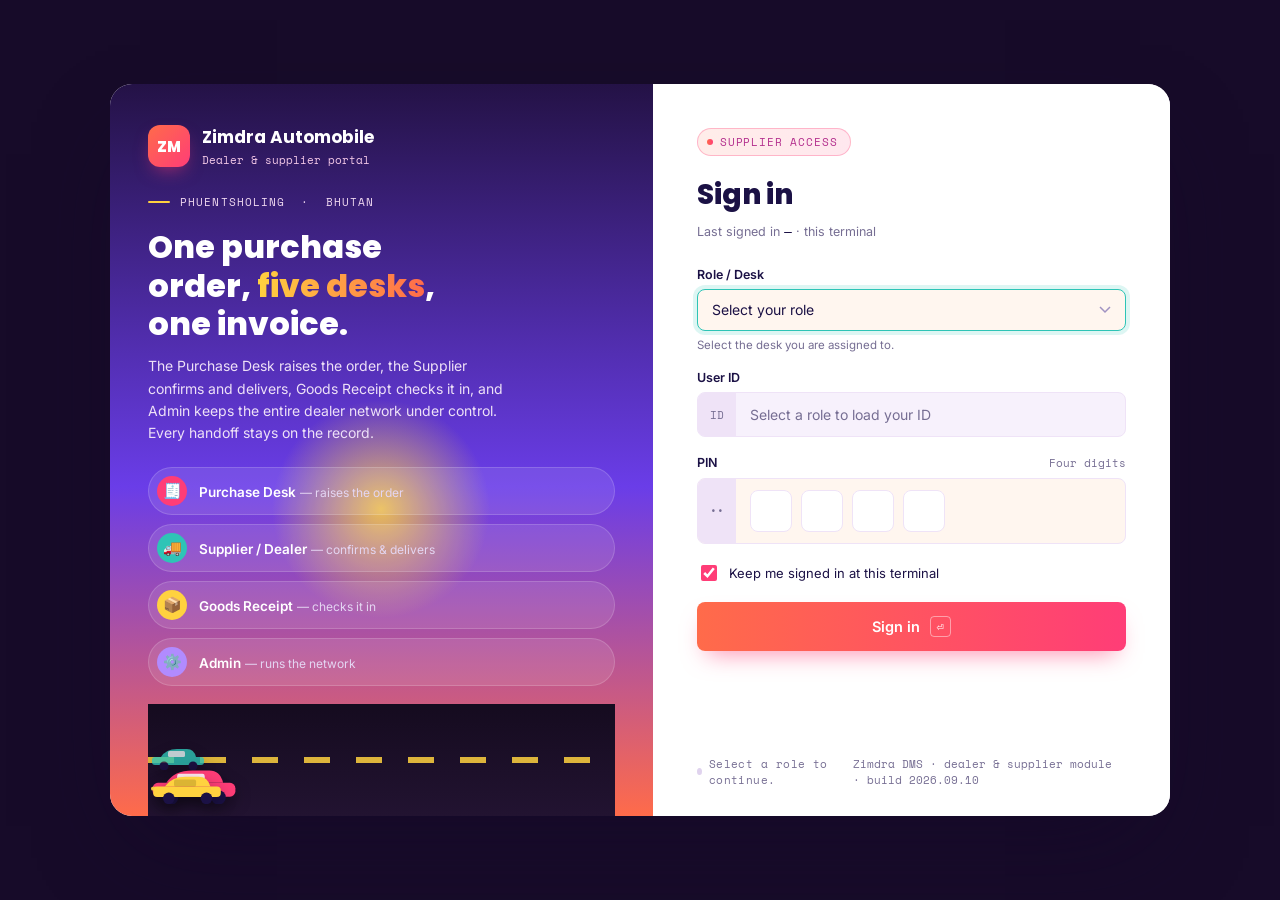
<file: index.html>
<!DOCTYPE html>
<html lang="en">
<head>
    <meta charset="UTF-8">
    <meta name="viewport" content="width=device-width, initial-scale=1.0">
    <meta http-equiv="refresh" content="0; url=auth/sign_in.html">
    <title>Zimdra DMS</title>
</head>
<body>
    <p>Redirecting to Zimdra DMS...</p>
</body>
</html>
</file>
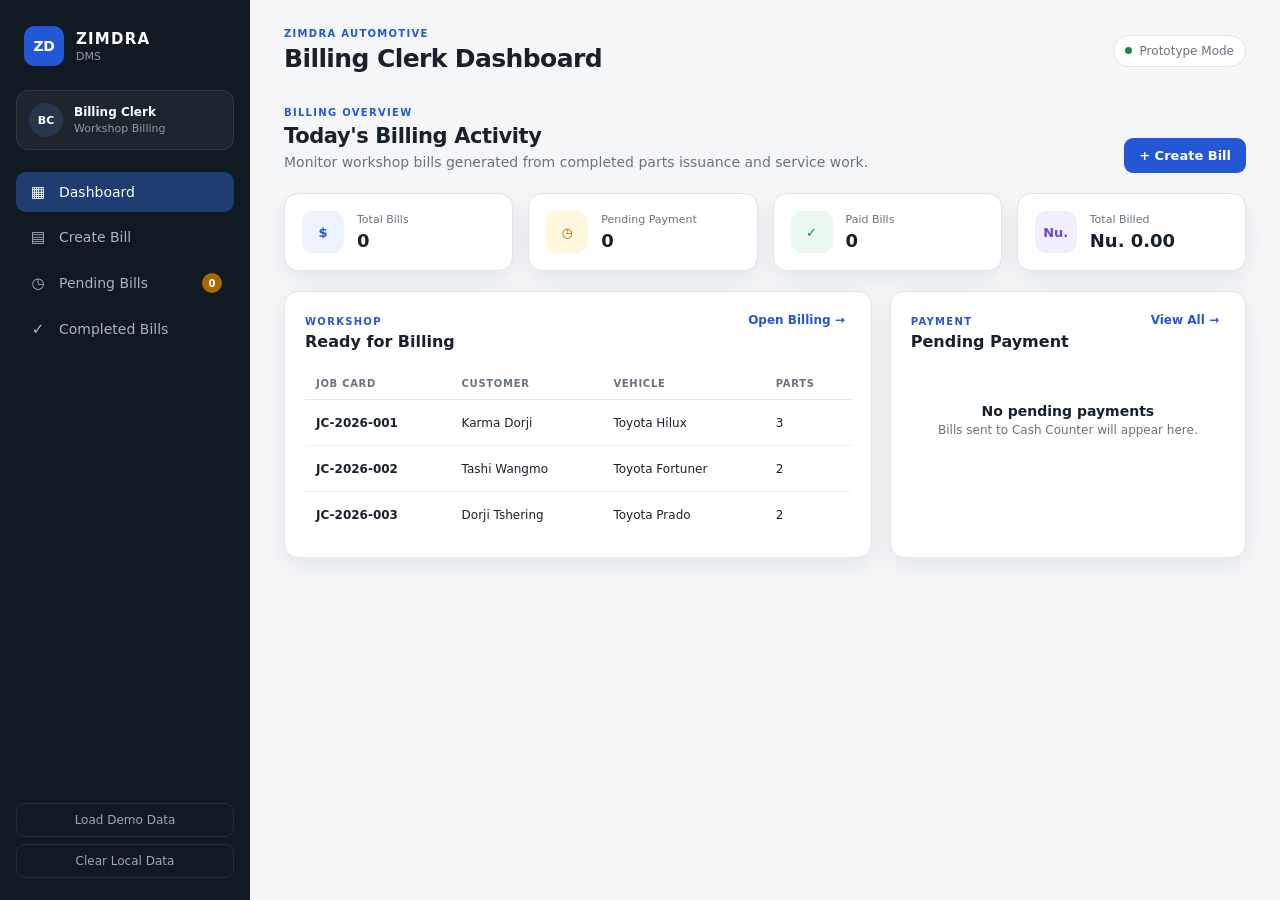
<file: role_dashboard/Clerk_Billing/index.html>
<!DOCTYPE html>
<html lang="en">
<head>
    <meta charset="UTF-8">
    <meta name="viewport" content="width=device-width, initial-scale=1.0">

    <title>Billing Clerk | Zimdra DMS</title>

    <link rel="stylesheet" href="clerk_billing.css">
</head>

<body>

<div class="app-shell">

    <!-- =========================================================
         SIDEBAR
    ========================================================== -->

    <aside class="sidebar">

        <div class="brand">
            <div class="brand-mark">ZD</div>

            <div>
                <strong>ZIMDRA</strong>
                <span>DMS</span>
            </div>
        </div>

        <div class="role-card">
            <div class="role-avatar">BC</div>

            <div>
                <strong>Billing Clerk</strong>
                <span>Workshop Billing</span>
            </div>
        </div>

        <nav class="sidebar-nav">

            <button class="nav-item active" data-tab="dashboard">
                <span class="nav-icon">▦</span>
                <span>Dashboard</span>
            </button>

            <button class="nav-item" data-tab="billing">
                <span class="nav-icon">▤</span>
                <span>Create Bill</span>
            </button>

            <button class="nav-item" data-tab="pending">
                <span class="nav-icon">◷</span>
                <span>Pending Bills</span>
                <span class="nav-count" id="pendingNavCount">0</span>
            </button>

            <button class="nav-item" data-tab="completed">
                <span class="nav-icon">✓</span>
                <span>Completed Bills</span>
            </button>

        </nav>

        <div class="sidebar-bottom">

            <button class="side-action" id="loadDemoBtn">
                Load Demo Data
            </button>

            <button class="side-action danger" id="clearDataBtn">
                Clear Local Data
            </button>

        </div>

    </aside>


    <!-- =========================================================
         MAIN
    ========================================================== -->

    <main class="main-content">

        <!-- TOP BAR -->

        <header class="topbar">

            <div>
                <div class="page-kicker">ZIMDRA AUTOMOTIVE</div>

                <h1 id="pageTitle">
                    Billing Clerk Dashboard
                </h1>
            </div>

            <div class="topbar-actions">

                <div class="system-status">
                    <span class="status-dot"></span>
                    Prototype Mode
                </div>

            </div>

        </header>


        <!-- =====================================================
             DASHBOARD
        ====================================================== -->

        <section class="tab-section" id="dashboard">

            <div class="section-heading">

                <div>
                    <span class="section-kicker">BILLING OVERVIEW</span>
                    <h2>Today's Billing Activity</h2>
                    <p>
                        Monitor workshop bills generated from completed
                        parts issuance and service work.
                    </p>
                </div>

                <button class="btn btn-primary" data-tab-target="billing">
                    + Create Bill
                </button>

            </div>


            <!-- STAT CARDS -->

            <div class="stats-grid">

                <div class="stat-card">

                    <div class="stat-icon blue">
                        $
                    </div>

                    <div>
                        <span>Total Bills</span>
                        <strong id="statTotalBills">0</strong>
                    </div>

                </div>


                <div class="stat-card">

                    <div class="stat-icon yellow">
                        ◷
                    </div>

                    <div>
                        <span>Pending Payment</span>
                        <strong id="statPendingBills">0</strong>
                    </div>

                </div>


                <div class="stat-card">

                    <div class="stat-icon green">
                        ✓
                    </div>

                    <div>
                        <span>Paid Bills</span>
                        <strong id="statPaidBills">0</strong>
                    </div>

                </div>


                <div class="stat-card">

                    <div class="stat-icon purple">
                        Nu.
                    </div>

                    <div>
                        <span>Total Billed</span>
                        <strong id="statTotalValue">Nu. 0.00</strong>
                    </div>

                </div>

            </div>


            <!-- DASHBOARD PANELS -->

            <div class="two-column">

                <section class="panel">

                    <div class="panel-header">

                        <div>
                            <span class="panel-kicker">WORKSHOP</span>
                            <h3>Ready for Billing</h3>
                        </div>

                        <button
                            class="text-button"
                            data-tab-target="billing">
                            Open Billing →
                        </button>

                    </div>

                    <div class="table-wrap">

                        <table>

                            <thead>
                                <tr>
                                    <th>Job Card</th>
                                    <th>Customer</th>
                                    <th>Vehicle</th>
                                    <th>Parts</th>
                                    <th>Status</th>
                                </tr>
                            </thead>

                            <tbody id="dashboardReadyBody"></tbody>

                        </table>

                    </div>

                </section>


                <section class="panel">

                    <div class="panel-header">

                        <div>
                            <span class="panel-kicker">PAYMENT</span>
                            <h3>Pending Payment</h3>
                        </div>

                        <button
                            class="text-button"
                            data-tab-target="pending">
                            View All →
                        </button>

                    </div>

                    <div id="dashboardPendingList"
                         class="mini-list">
                    </div>

                </section>

            </div>

        </section>


        <!-- =====================================================
             BILLING
        ====================================================== -->

        <section class="tab-section hidden" id="billing">

            <div class="section-heading">

                <div>
                    <span class="section-kicker">WORKSHOP BILLING</span>

                    <h2>Create Customer Bill</h2>

                    <p>
                        Enter the Job Card ID to fetch issued parts and
                        prepare the final workshop bill.
                    </p>
                </div>

            </div>


            <!-- JOB CARD SEARCH -->

            <section class="panel lookup-panel">

                <div class="lookup-row">

                    <div class="field grow">

                        <label for="jobCardInput">
                            Job Card ID
                        </label>

                        <input
                            type="text"
                            id="jobCardInput"
                            placeholder="Example: JC-2026-001"
                            autocomplete="off"
                        >

                    </div>

                    <button
                        class="btn btn-primary lookup-button"
                        id="lookupJobBtn">
                        Fetch Job Card
                    </button>

                </div>

                <div
                    class="error-message hidden"
                    id="jobError">
                </div>

            </section>


            <!-- JOB DETAILS -->

            <section
                class="panel hidden"
                id="jobDetails">

                <div class="panel-header">

                    <div>

                        <span class="panel-kicker">
                            JOB CARD
                        </span>

                        <h3 id="jobCardTitle">
                            JC-2026-001
                        </h3>

                    </div>

                    <span
                        class="status-badge"
                        id="jobStatusBadge">
                        Ready
                    </span>

                </div>


                <div class="customer-grid">

                    <div class="info-box">
                        <span>Customer</span>
                        <strong id="jobCustomer">—</strong>
                    </div>

                    <div class="info-box">
                        <span>Mobile</span>
                        <strong id="jobMobile">—</strong>
                    </div>

                    <div class="info-box">
                        <span>Vehicle</span>
                        <strong id="jobVehicle">—</strong>
                    </div>

                    <div class="info-box">
                        <span>Registration</span>
                        <strong id="jobReg">—</strong>
                    </div>

                    <div class="info-box">
                        <span>Mechanic</span>
                        <strong id="jobMechanic">—</strong>
                    </div>

                    <div class="info-box">
                        <span>Supervisor</span>
                        <strong id="jobSupervisor">—</strong>
                    </div>

                </div>


                <!-- PARTS -->

                <div class="subsection">

                    <div class="subsection-header">

                        <div>
                            <h4>Issued Parts</h4>
                            <p>
                                Parts issued by Storekeeper against
                                this Job Card.
                            </p>
                        </div>

                    </div>


                    <div class="table-wrap">

                        <table>

                            <thead>

                                <tr>
                                    <th>Part ID</th>
                                    <th>Part Description</th>
                                    <th>Qty</th>
                                    <th>Unit Price</th>
                                    <th>GST</th>
                                    <th>Line Total</th>
                                </tr>

                            </thead>

                            <tbody id="billingPartsBody">
                            </tbody>

                        </table>

                    </div>

                    <div
                        class="empty-state hidden"
                        id="noPartsMessage">

                        <div class="empty-icon">!</div>

                        <strong>No Parts Issued</strong>

                        <p>
                            The Storekeeper has not issued any parts
                            against this Job Card yet.
                        </p>

                    </div>

                </div>


                <!-- BILLING ADJUSTMENTS -->

                <div class="subsection">

                    <div class="subsection-header">

                        <div>
                            <h4>Billing Charges</h4>
                            <p>
                                Add labour and other workshop charges.
                            </p>
                        </div>

                    </div>


                    <div class="charges-grid">

                        <div class="field">

                            <label for="labourCharge">
                                Labour Charges
                            </label>

                            <input
                                type="number"
                                id="labourCharge"
                                min="0"
                                step="0.01"
                                value="0"
                            >

                        </div>


                        <div class="field">

                            <label for="otherCharge">
                                Other Charges
                            </label>

                            <input
                                type="number"
                                id="otherCharge"
                                min="0"
                                step="0.01"
                                value="0"
                            >

                        </div>


                        <div class="field">

                            <label for="billingDiscount">
                                Discount
                            </label>

                            <input
                                type="number"
                                id="billingDiscount"
                                min="0"
                                step="0.01"
                                value="0"
                            >

                        </div>


                        <div class="field">

                            <label for="billingNotes">
                                Billing Notes
                            </label>

                            <input
                                type="text"
                                id="billingNotes"
                                placeholder="Optional notes"
                            >

                        </div>

                    </div>

                </div>


                <!-- TOTALS -->

                <div class="billing-summary">

                    <div class="summary-row">
                        <span>Parts Subtotal</span>
                        <strong id="partsSubtotal">
                            Nu. 0.00
                        </strong>
                    </div>

                    <div class="summary-row">
                        <span>Labour Charges</span>
                        <strong id="labourTotal">
                            Nu. 0.00
                        </strong>
                    </div>

                    <div class="summary-row">
                        <span>Other Charges</span>
                        <strong id="otherTotal">
                            Nu. 0.00
                        </strong>
                    </div>

                    <div class="summary-row">
                        <span>Discount</span>
                        <strong
                            class="discount-value"
                            id="discountTotal">
                            Nu. 0.00
                        </strong>
                    </div>

                    <div class="summary-row">
                        <span>Taxable Amount</span>
                        <strong id="taxableTotal">
                            Nu. 0.00
                        </strong>
                    </div>

                    <div class="summary-row">
                        <span>GST</span>
                        <strong id="gstTotal">
                            Nu. 0.00
                        </strong>
                    </div>

                    <div class="summary-row grand-total">
                        <span>Grand Total</span>
                        <strong id="grandTotal">
                            Nu. 0.00
                        </strong>
                    </div>

                </div>


                <!-- ACTIONS -->

                <div class="action-bar">

                    <button
                        class="btn btn-secondary"
                        id="clearBillingBtn">
                        Clear
                    </button>

                    <button
                        class="btn btn-primary"
                        id="saveBillBtn">
                        Save & Send to Cash Counter
                    </button>

                </div>

            </section>

        </section>


        <!-- =====================================================
             PENDING
        ====================================================== -->

        <section class="tab-section hidden" id="pending">

            <div class="section-heading">

                <div>
                    <span class="section-kicker">
                        CASH COUNTER
                    </span>

                    <h2>Pending Bills</h2>

                    <p>
                        Bills prepared by Billing Clerk and waiting
                        for customer payment.
                    </p>
                </div>

            </div>


            <section class="panel">

                <div class="table-wrap">

                    <table>

                        <thead>

                            <tr>
                                <th>Bill No.</th>
                                <th>Job Card</th>
                                <th>Customer</th>
                                <th>Vehicle</th>
                                <th>Bill Date</th>
                                <th>Amount</th>
                                <th>Status</th>
                            </tr>

                        </thead>

                        <tbody id="pendingBillsBody">
                        </tbody>

                    </table>

                </div>

                <div
                    class="empty-state hidden"
                    id="pendingEmpty">

                    <div class="empty-icon">✓</div>

                    <strong>No Pending Bills</strong>

                    <p>
                        All prepared bills have been processed.
                    </p>

                </div>

            </section>

        </section>


        <!-- =====================================================
             COMPLETED
        ====================================================== -->

        <section class="tab-section hidden" id="completed">

            <div class="section-heading">

                <div>
                    <span class="section-kicker">
                        BILLING HISTORY
                    </span>

                    <h2>Completed Bills</h2>

                    <p>
                        View bills that have already been paid.
                    </p>

                </div>

            </div>


            <section class="panel">

                <div class="table-wrap">

                    <table>

                        <thead>

                            <tr>
                                <th>Bill No.</th>
                                <th>Job Card</th>
                                <th>Customer</th>
                                <th>Bill Date</th>
                                <th>Payment</th>
                                <th>Amount</th>
                                <th>Status</th>
                            </tr>

                        </thead>

                        <tbody id="completedBillsBody">
                        </tbody>

                    </table>

                </div>

                <div
                    class="empty-state hidden"
                    id="completedEmpty">

                    <div class="empty-icon">—</div>

                    <strong>No Completed Bills</strong>

                    <p>
                        Paid bills will appear here.
                    </p>

                </div>

            </section>

        </section>

    </main>

</div>


<!-- =============================================================
     BILL PREVIEW MODAL
============================================================== -->

<div
    class="modal-backdrop hidden"
    id="billModal">

    <div class="modal invoice-modal">

        <div class="modal-header">

            <div>
                <span class="section-kicker">
                    BILL PREVIEW
                </span>

                <h2>Workshop Bill</h2>
            </div>

            <button
                class="modal-close"
                id="closeBillModal">
                ×
            </button>

        </div>


        <div
            class="invoice"
            id="invoiceContent">
        </div>


        <div class="modal-actions">

            <button
                class="btn btn-secondary"
                id="closeBillBtn">
                Close
            </button>

            <button
                class="btn btn-primary"
                id="printBillBtn">
                Print Bill
            </button>

        </div>

    </div>

</div>


<!-- =============================================================
     TOAST
============================================================== -->

<div
    class="toast hidden"
    id="toast">
</div>


<script src="clerk_billing.js"></script>

</body>
</html>
</file>
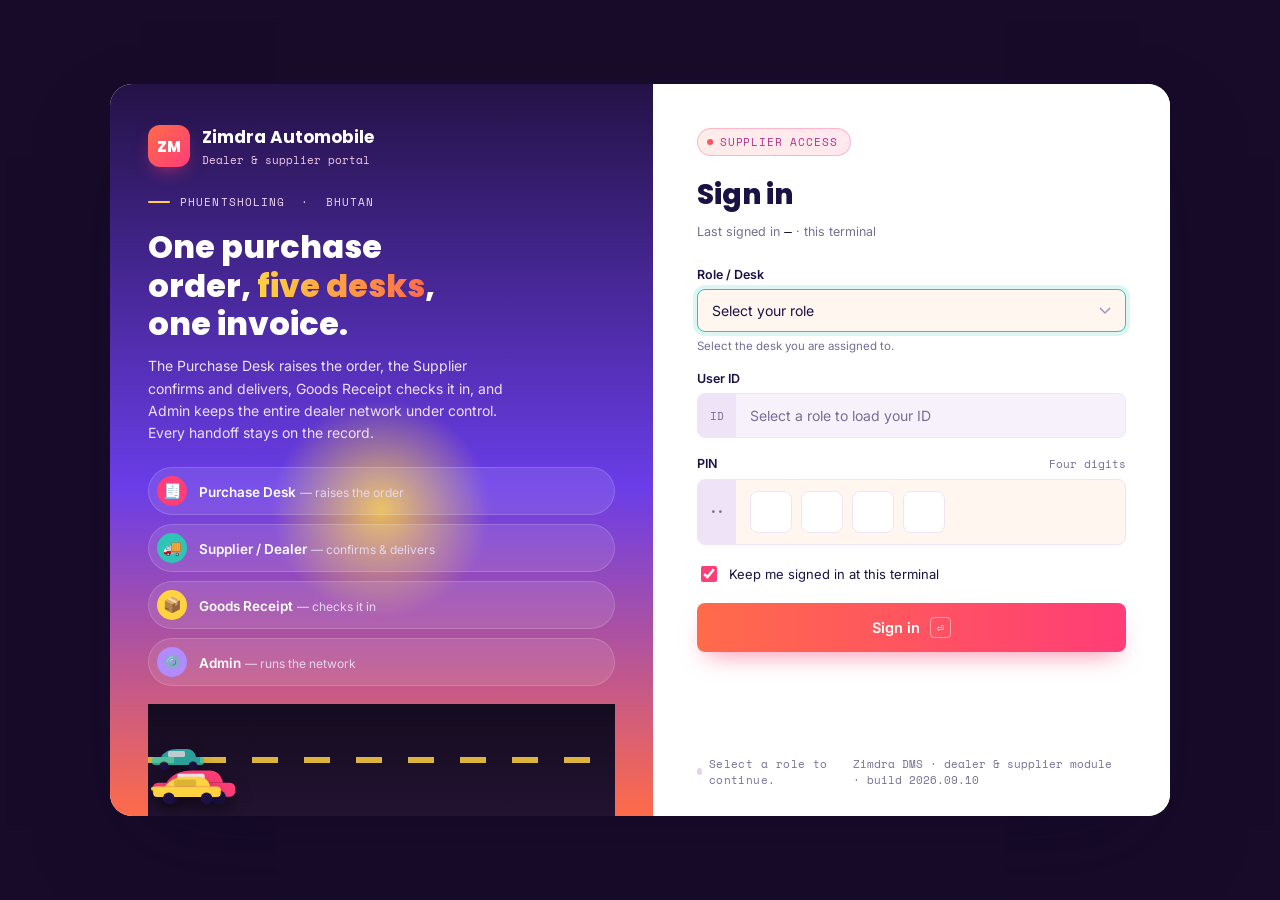
<file: auth/sign_in.html>
<!doctype html>
<html lang="en">
  <head>
    <meta charset="utf-8" />
    <meta name="viewport" content="width=device-width, initial-scale=1" />

    <title>Sign in · Zimdra DMS — Dealer Portal</title>

    <link rel="preconnect" href="https://fonts.googleapis.com" />
    <link rel="preconnect" href="https://fonts.gstatic.com" crossorigin />

    <link
      href="https://fonts.googleapis.com/css2?family=Poppins:wght@600;700;800&family=Inter:wght@400;500;600;700&family=Space+Mono:wght@400;700&display=swap"
      rel="stylesheet"
    />

    <style>
      /* ============================================================
             TOKENS
        ============================================================ */

      :root {
        --sky-top: #241246; /* dusk sky, top   */
        --sky-mid: #6a3de8; /* dusk sky, mid   */
        --sky-glow: #ff6b4a; /* sunset horizon  */
        --sun: #ffd23f;

        --road: #221331;
        --road-edge: #150b1f;
        --lane: #ffd23f;

        --car-a: #ff3d77; /* pink   */
        --car-b: #2ec4b6; /* teal   */
        --car-c: #ffd23f; /* yellow */

        --paper: #ffffff;
        --tint: #fff6ef;
        --ink: #1b1145;
        --mute: #766e93;

        --cta-1: #ff6b4a;
        --cta-2: #ff3d77;
        --focus: #2ec4b6;

        --radius-s: 8px;
        --radius-m: 16px;

        --font-display: "Poppins", sans-serif;
        --font-body: "Inter", sans-serif;
        --font-mono: "Space Mono", monospace;
      }

      * {
        box-sizing: border-box;
      }

      html {
        height: 100%;
      }

      body {
        margin: 0;
        min-height: 100vh;
        font-family: var(--font-body);
        color: var(--ink);
        background: #170b29;
      }

      @media (prefers-reduced-motion: reduce) {
        *,
        *::before,
        *::after {
          animation-duration: 0.001ms !important;
          animation-iteration-count: 1 !important;
          transition-duration: 0.001ms !important;
        }
      }

      body.signin-page {
        display: flex;
        align-items: center;
        justify-content: center;
        padding: 28px;
        box-sizing: border-box;
      }

      /* ============================================================
             CARD SHELL
        ============================================================ */

      .signin-card {
        width: 100%;
        max-width: 1060px;
        min-height: 640px;
        display: grid;
        grid-template-columns: 1.05fr 1fr;
        background: var(--paper);
        border-radius: 22px;
        overflow: hidden;
        box-shadow: 0 40px 90px -30px rgba(20, 8, 40, 0.65);
      }

      @media (max-width: 860px) {
        .signin-card {
          grid-template-columns: 1fr;
          min-height: 0;
        }
      }

      /* ============================================================
             LEFT — DUSK HIGHWAY SCENE
        ============================================================ */

      .pitch {
        position: relative;
        display: flex;
        flex-direction: column;
        color: #fff;
        padding: 40px 38px 0;
        overflow: hidden;
        background: linear-gradient(
          180deg,
          var(--sky-top) 0%,
          var(--sky-mid) 55%,
          var(--sky-glow) 100%
        );
      }

      .sun {
        position: absolute;
        top: 58%;
        left: 50%;
        width: 220px;
        height: 220px;
        transform: translate(-50%, -50%);
        border-radius: 50%;
        background: radial-gradient(
          circle at 50% 50%,
          var(--sun) 0%,
          rgba(255, 210, 63, 0) 70%
        );
        opacity: 0.85;
        pointer-events: none;
      }

      .cloud {
        position: absolute;
        border-radius: 999px;
        background: rgba(255, 255, 255, 0.16);
        filter: blur(1px);
        pointer-events: none;
      }
      .cloud--1 {
        width: 130px;
        height: 26px;
        top: 16%;
        left: -140px;
        animation: drift 34s linear infinite;
      }
      .cloud--2 {
        width: 90px;
        height: 18px;
        top: 30%;
        left: -100px;
        animation: drift 46s linear infinite 6s;
      }

      @keyframes drift {
        from {
          transform: translateX(0);
        }
        to {
          transform: translateX(calc(100vw));
        }
      }

      .skyline {
        position: absolute;
        left: 0;
        right: 0;
        bottom: 112px;
        height: 90px;
        pointer-events: none;
        opacity: 0.9;
      }

      .content {
        position: relative;
        z-index: 2;
      }

      .brand {
        display: flex;
        align-items: center;
        gap: 12px;
        margin-bottom: 26px;
      }

      .brand__mark {
        width: 42px;
        height: 42px;
        border-radius: 12px;
        display: flex;
        align-items: center;
        justify-content: center;
        font-family: var(--font-display);
        font-weight: 800;
        font-size: 15px;
        background: linear-gradient(135deg, var(--cta-1), var(--cta-2));
        color: #fff;
        flex: none;
        box-shadow: 0 8px 18px -6px rgba(255, 61, 119, 0.55);
      }

      .brand__name {
        font-family: var(--font-display);
        font-weight: 700;
        font-size: 17px;
        color: #ffffff;
      }

      .brand__sub {
        font-family: var(--font-mono);
        font-size: 11px;
        color: #f4c9e8;
        margin-top: 2px;
      }

      .place {
        display: flex;
        align-items: center;
        gap: 10px;
        margin-bottom: 18px;
      }

      .place__rule {
        width: 22px;
        height: 2px;
        background: var(--sun);
        border-radius: 2px;
      }

      .place__text {
        font-family: var(--font-mono);
        font-size: 11px;
        letter-spacing: 0.1em;
        color: #f0d9f0;
      }

      .pitch__headline {
        font-family: var(--font-display);
        font-weight: 800;
        font-size: clamp(26px, 3vw, 32px);
        line-height: 1.2;
        margin: 0 0 12px;
        max-width: 15ch;
        color: #ffffff;
      }

      .pitch__headline em {
        font-style: normal;
        background: linear-gradient(90deg, var(--sun), var(--cta-1));
        -webkit-background-clip: text;
        background-clip: text;
        color: transparent;
      }

      .pitch__blurb {
        font-size: 14px;
        line-height: 1.6;
        color: #eee1f7;
        max-width: 40ch;
        margin: 0 0 22px;
      }

      /* -------- workflow pills -------- */

      .flow {
        display: flex;
        flex-direction: column;
        gap: 9px;
        margin-bottom: 18px;
      }

      .flow__item {
        display: flex;
        align-items: center;
        gap: 12px;
        background: rgba(255, 255, 255, 0.1);
        border: 1px solid rgba(255, 255, 255, 0.16);
        border-radius: 999px;
        padding: 8px 16px 8px 8px;
        backdrop-filter: blur(2px);
      }

      .flow__icon {
        width: 30px;
        height: 30px;
        border-radius: 50%;
        display: flex;
        align-items: center;
        justify-content: center;
        flex: none;
        font-size: 15px;
      }

      .flow__item:nth-child(1) .flow__icon {
        background: var(--car-a);
      }
      .flow__item:nth-child(2) .flow__icon {
        background: var(--car-b);
      }
      .flow__item:nth-child(3) .flow__icon {
        background: var(--car-c);
        color: #3a2e00;
      }
      .flow__item:nth-child(4) .flow__icon {
        background: #b18bff;
      }

      .flow__k {
        font-weight: 600;
        font-size: 13.5px;
        color: #fff;
        margin-right: 4px;
      }

      .flow__v {
        font-size: 12px;
        color: #e4d6f2;
      }

      /* -------- animated road -------- */

      .road {
        position: relative;
        margin-top: auto;
        height: 112px;
        background: linear-gradient(
          180deg,
          var(--road-edge) 0%,
          var(--road) 100%
        );
        overflow: hidden;
        flex: none;
      }

      .road::before {
        /* moving lane dashes */
        content: "";
        position: absolute;
        top: 50%;
        left: 0;
        right: 0;
        height: 6px;
        transform: translateY(-50%);
        background-image: repeating-linear-gradient(
          90deg,
          var(--lane) 0 26px,
          transparent 26px 52px
        );
        animation: lane-move 1.1s linear infinite;
        opacity: 0.85;
      }

      @keyframes lane-move {
        from {
          background-position: 0 0;
        }
        to {
          background-position: -52px 0;
        }
      }

      .car {
        position: absolute;
        bottom: 14px;
        width: 84px;
        filter: drop-shadow(0 6px 8px rgba(0, 0, 0, 0.35));
      }

      .car--a {
        bottom: 46px;
        width: 60px;
        opacity: 0.8;
        animation: drive 7s linear infinite;
      }
      .car--b {
        bottom: 12px;
        width: 92px;
        animation: drive 4.6s linear infinite 0.6s;
      }
      .car--c {
        bottom: 12px;
        width: 78px;
        animation: drive 5.6s linear infinite 2.4s;
      }

      @keyframes drive {
        from {
          transform: translateX(-140px);
        }
        to {
          transform: translateX(calc(100% + 140px));
        }
      }

      /* ============================================================
             RIGHT — SIGN-IN FORM
        ============================================================ */

      .signin-form {
        position: relative;
        background: var(--paper);
        padding: 44px 44px 28px;
        display: flex;
        flex-direction: column;
      }

      .zd-chip {
        display: inline-flex;
        align-self: flex-start;
        align-items: center;
        gap: 7px;
        font-family: var(--font-mono);
        font-size: 10.5px;
        letter-spacing: 0.08em;
        color: #b4308e;
        background: linear-gradient(
          90deg,
          rgba(255, 107, 74, 0.12),
          rgba(255, 61, 119, 0.12)
        );
        border: 1px solid rgba(255, 61, 119, 0.3);
        border-radius: 999px;
        padding: 5px 12px 5px 9px;
        margin-bottom: 18px;
      }

      .zd-chip::before {
        content: "";
        width: 6px;
        height: 6px;
        border-radius: 50%;
        background: linear-gradient(90deg, var(--cta-1), var(--cta-2));
      }

      .signin-form__title {
        font-family: var(--font-display);
        font-weight: 800;
        font-size: 28px;
        margin: 0 0 6px;
        color: var(--ink);
      }

      .signin-form__meta {
        font-size: 12.5px;
        color: var(--mute);
        margin: 0 0 26px;
      }

      .signin-form__meta span {
        font-family: var(--font-mono);
        color: var(--ink);
      }

      form#signin {
        display: flex;
        flex-direction: column;
        gap: 18px;
      }

      .zd-field {
        display: flex;
        flex-direction: column;
        gap: 7px;
      }

      .zd-field-head {
        display: flex;
        align-items: baseline;
        justify-content: space-between;
      }

      .zd-label {
        font-size: 12.5px;
        font-weight: 600;
        color: var(--ink);
      }

      .zd-label-aside {
        font-family: var(--font-mono);
        font-size: 11px;
        color: var(--mute);
      }

      .zd-hint {
        font-size: 11.5px;
        color: var(--mute);
        margin: 0;
      }

      .zd-select {
        width: 100%;
        appearance: none;
        font-family: var(--font-body);
        font-size: 14px;
        color: var(--ink);
        background: var(--tint)
          url('data:image/svg+xml;utf8,<svg xmlns="http://www.w3.org/2000/svg" width="12" height="8"><path d="M1 1l5 5 5-5" fill="none" stroke="%23A093C2" stroke-width="1.5"/></svg>')
          no-repeat right 14px center;
        border: 1.5px solid #efe3f7;
        border-radius: var(--radius-s);
        padding: 12px 34px 12px 14px;
        transition:
          border-color 0.15s ease,
          box-shadow 0.15s ease;
      }

      .zd-select:focus {
        outline: none;
        border-color: var(--focus);
        box-shadow: 0 0 0 4px rgba(46, 196, 182, 0.16);
      }

      .zd-row {
        display: flex;
        align-items: stretch;
        border: 1.5px solid #efe3f7;
        border-radius: var(--radius-s);
        background: var(--tint);
        overflow: hidden;
      }

      .zd-row--readonly {
        background: #f7f1fc;
      }

      .zd-row__tag {
        font-family: var(--font-mono);
        font-size: 11px;
        color: var(--mute);
        background: #efe3f7;
        display: flex;
        align-items: center;
        padding: 0 12px;
        flex: none;
      }

      .zd-row__body {
        flex: 1;
        display: flex;
        align-items: center;
        gap: 10px;
        padding: 11px 14px;
        min-height: 22px;
      }

      .user-id {
        font-family: var(--font-mono);
        font-size: 14px;
        color: var(--ink);
      }

      .user-id:empty::before {
        content: "Select a role to load your ID";
        font-family: var(--font-body);
        color: var(--mute);
      }

      .user-name {
        font-size: 12.5px;
        color: var(--mute);
      }

      .pin {
        display: flex;
        gap: 9px;
      }

      .pin input {
        width: 42px;
        height: 42px;
        text-align: center;
        font-family: var(--font-mono);
        font-size: 18px;
        border: 1.5px solid #efe3f7;
        border-radius: var(--radius-s);
        background: #ffffff;
        color: var(--ink);
        transition:
          border-color 0.15s ease,
          box-shadow 0.15s ease,
          transform 0.1s ease;
      }

      .pin input:focus {
        outline: none;
        border-color: var(--focus);
        box-shadow: 0 0 0 4px rgba(46, 196, 182, 0.16);
        transform: translateY(-1px);
      }

      .zd-error {
        font-size: 12px;
        color: var(--cta-2);
        margin: 0;
      }

      .zd-row.is-error {
        border-color: var(--cta-2);
        box-shadow: 0 0 0 4px rgba(255, 61, 119, 0.14);
      }
      .zd-row.is-success {
        border-color: #1f8a7d;
        box-shadow: 0 0 0 4px rgba(31, 138, 125, 0.14);
      }

      .zd-check {
        display: flex;
        align-items: center;
        gap: 9px;
        font-size: 13px;
        color: var(--ink);
        cursor: pointer;
        user-select: none;
      }

      .zd-check input {
        width: 16px;
        height: 16px;
        accent-color: var(--cta-2);
      }

      .zd-btn {
        font-family: var(--font-body);
        font-weight: 600;
        font-size: 14.5px;
        border: none;
        border-radius: var(--radius-s);
        cursor: pointer;
        padding: 14px 18px;
        transition:
          filter 0.15s ease,
          transform 0.08s ease;
      }

      .zd-btn--block {
        width: 100%;
        display: flex;
        align-items: center;
        justify-content: center;
        gap: 10px;
      }

      .zd-btn--primary {
        background: linear-gradient(90deg, var(--cta-1), var(--cta-2));
        color: #ffffff;
        box-shadow: 0 12px 24px -10px rgba(255, 61, 119, 0.6);
      }

      .zd-btn--primary:hover {
        filter: brightness(1.06);
      }
      .zd-btn--primary:active {
        transform: translateY(1px);
      }

      .zd-btn__key {
        font-family: var(--font-mono);
        font-size: 12px;
        border: 1px solid rgba(255, 255, 255, 0.5);
        border-radius: 4px;
        padding: 1px 6px;
        opacity: 0.9;
      }

      .zd-notice {
        border-radius: var(--radius-s);
        padding: 13px 14px;
        font-size: 13px;
      }

      .zd-notice--done {
        background: rgba(46, 196, 182, 0.1);
        border: 1px solid rgba(46, 196, 182, 0.35);
      }

      .zd-notice__title {
        font-weight: 700;
        color: #1f8a7d;
        margin-bottom: 3px;
      }
      .zd-notice__body {
        color: #3c4a40;
      }

      .signin-form__foot {
        margin-top: auto;
        padding-top: 22px;
        display: flex;
        align-items: center;
        justify-content: space-between;
        gap: 12px;
      }

      .zd-status {
        font-family: var(--font-mono);
        font-size: 11px;
        letter-spacing: 0.04em;
        color: var(--mute);
        display: flex;
        align-items: center;
        gap: 7px;
      }

      .zd-status::before {
        content: "";
        width: 7px;
        height: 7px;
        border-radius: 50%;
        background: #e0d3ee;
      }
      .zd-status[data-status="ready"]::before {
        background: #e0d3ee;
      }
      .zd-status[data-status="checking"]::before {
        background: var(--sun);
      }
      .zd-status[data-status="signed-in"]::before {
        background: #1f8a7d;
      }

      .build {
        font-family: var(--font-mono);
        font-size: 10.5px;
        color: var(--mute);
      }

      /* -------- entrance: content fades up once -------- */

      .content > * {
        opacity: 0;
        animation: rise 0.55s ease forwards;
      }
      .brand {
        animation-delay: 0.05s;
      }
      .place {
        animation-delay: 0.15s;
      }
      .pitch__headline {
        animation-delay: 0.25s;
      }
      .pitch__blurb {
        animation-delay: 0.35s;
      }
      .flow {
        animation-delay: 0.45s;
      }

      @keyframes rise {
        from {
          opacity: 0;
          transform: translateY(8px);
        }
        to {
          opacity: 1;
          transform: translateY(0);
        }
      }
    </style>
  </head>

  <body class="signin-page">
    <main class="signin-card">
      <!-- ============================================================
         LEFT: DUSK HIGHWAY SCENE
    ============================================================ -->

      <section class="pitch">
        <div class="sun" aria-hidden="true"></div>
        <div class="cloud cloud--1" aria-hidden="true"></div>
        <div class="cloud cloud--2" aria-hidden="true"></div>

        <div class="content">
          <!-- BRAND -->
          <div class="brand">
            <div class="brand__mark" aria-hidden="true">ZM</div>
            <div>
              <div class="brand__name">Zimdra Automobile</div>
              <div class="brand__sub">Dealer &amp; supplier portal</div>
            </div>
          </div>

          <!-- LOCATION -->
          <div class="place">
            <span class="place__rule" aria-hidden="true"></span>
            <span class="place__text">PHUENTSHOLING &nbsp;·&nbsp; BHUTAN</span>
          </div>

          <!-- HEADLINE -->
          <h1 class="pitch__headline">
            One purchase order, <em>five desks</em>, one invoice.
          </h1>

          <p class="pitch__blurb">
            The Purchase Desk raises the order, the Supplier confirms and
            delivers, Goods Receipt checks it in, and Admin keeps the entire
            dealer network under control. Every handoff stays on the record.
          </p>

          <!-- WORKFLOW -->
          <div class="flow">
            <div class="flow__item">
              <span class="flow__icon" aria-hidden="true">🧾</span>
              <span
                ><span class="flow__k">Purchase Desk</span
                ><span class="flow__v">— raises the order</span></span
              >
            </div>

            <div class="flow__item">
              <span class="flow__icon" aria-hidden="true">🚚</span>
              <span
                ><span class="flow__k">Supplier / Dealer</span
                ><span class="flow__v">— confirms &amp; delivers</span></span
              >
            </div>

            <div class="flow__item">
              <span class="flow__icon" aria-hidden="true">📦</span>
              <span
                ><span class="flow__k">Goods Receipt</span
                ><span class="flow__v">— checks it in</span></span
              >
            </div>

            <div class="flow__item">
              <span class="flow__icon" aria-hidden="true">⚙️</span>
              <span
                ><span class="flow__k">Admin</span
                ><span class="flow__v">— runs the network</span></span
              >
            </div>
          </div>
        </div>

        <!-- ANIMATED ROAD -->
        <div class="road" aria-hidden="true">
          <svg
            class="car car--a"
            viewBox="0 0 120 50"
            xmlns="http://www.w3.org/2000/svg"
          >
            <rect
              x="8"
              y="24"
              width="104"
              height="16"
              rx="6"
              fill="var(--car-b)"
            />
            <path d="M26 24 Q36 8 58 8 H78 Q92 8 96 24 Z" fill="var(--car-b)" />
            <rect x="40" y="12" width="34" height="12" rx="3" fill="#EAFBFA" />
            <circle cx="32" cy="42" r="9" fill="#1B1145" />
            <circle cx="90" cy="42" r="9" fill="#1B1145" />
          </svg>

          <svg
            class="car car--b"
            viewBox="0 0 120 50"
            xmlns="http://www.w3.org/2000/svg"
          >
            <rect
              x="6"
              y="22"
              width="108"
              height="18"
              rx="7"
              fill="var(--car-a)"
            />
            <path d="M24 22 Q34 6 58 6 H80 Q94 6 98 22 Z" fill="var(--car-a)" />
            <rect x="38" y="10" width="36" height="12" rx="3" fill="#FFEAF1" />
            <circle cx="30" cy="41" r="9.5" fill="#1B1145" />
            <circle cx="92" cy="41" r="9.5" fill="#1B1145" />
            <rect x="4" y="27" width="8" height="5" rx="2" fill="#FFD23F" />
          </svg>

          <svg
            class="car car--c"
            viewBox="0 0 120 50"
            xmlns="http://www.w3.org/2000/svg"
          >
            <rect
              x="8"
              y="24"
              width="104"
              height="16"
              rx="6"
              fill="var(--car-c)"
            />
            <path d="M26 24 Q36 9 58 9 H78 Q92 9 96 24 Z" fill="var(--car-c)" />
            <rect
              x="40"
              y="13"
              width="34"
              height="11"
              rx="3"
              fill="#3A2E00"
              opacity=".18"
            />
            <circle cx="32" cy="42" r="9" fill="#1B1145" />
            <circle cx="90" cy="42" r="9" fill="#1B1145" />
          </svg>
        </div>
      </section>

      <!-- ============================================================
         RIGHT: SIGN-IN FORM
    ============================================================ -->

      <section class="signin-form">
        <span class="zd-chip">SUPPLIER ACCESS</span>

        <h2 class="signin-form__title">Sign in</h2>

        <p class="signin-form__meta">
          Last signed in <span id="lastSeen">—</span> · this terminal
        </p>

        <form id="signin" novalidate>
          <!-- ROLE / DESK -->
          <div class="zd-field">
            <label class="zd-label" for="desk">Role / Desk</label>

            <select class="zd-select" id="desk" name="desk" required>
              <option value="">Select your role</option>
              <option value="job-card-entry">Jobcard Desk</option>
              <option value="supervisor">Supervisor</option>
              <option value="storekeeper">Storekeeper</option>
              <option value="billing">Billing Section</option>
              <option value="admin">Admin</option>
            </select>

            <p class="zd-hint" id="deskHint">
              Select the desk you are assigned to.
            </p>
          </div>

          <!-- USER ID -->
          <div class="zd-field">
            <label class="zd-label" for="userId">User ID</label>

            <div class="zd-row zd-row--readonly">
              <span class="zd-row__tag" aria-hidden="true">ID</span>
              <div class="zd-row__body">
                <span class="user-id" id="userId"></span>
                <span class="user-name" id="userName"></span>
              </div>
            </div>
          </div>

          <!-- PIN -->
          <div class="zd-field">
            <div class="zd-field-head">
              <label class="zd-label" for="pin1">PIN</label>
              <span class="zd-label-aside">Four digits</span>
            </div>

            <div class="zd-row" id="pinRow">
              <span class="zd-row__tag" aria-hidden="true">••</span>
              <div class="zd-row__body">
                <div class="pin" id="pin">
                  <input
                    id="pin1"
                    type="password"
                    inputmode="numeric"
                    maxlength="1"
                    autocomplete="off"
                    aria-label="PIN digit 1"
                  />
                  <input
                    id="pin2"
                    type="password"
                    inputmode="numeric"
                    maxlength="1"
                    autocomplete="off"
                    aria-label="PIN digit 2"
                  />
                  <input
                    id="pin3"
                    type="password"
                    inputmode="numeric"
                    maxlength="1"
                    autocomplete="off"
                    aria-label="PIN digit 3"
                  />
                  <input
                    id="pin4"
                    type="password"
                    inputmode="numeric"
                    maxlength="1"
                    autocomplete="off"
                    aria-label="PIN digit 4"
                  />
                </div>
              </div>
            </div>

            <p class="zd-error" id="pinError" role="alert" hidden></p>
          </div>

          <!-- KEEP SIGNED IN -->
          <label class="zd-check">
            <input type="checkbox" id="stay" checked />
            <span>Keep me signed in at this terminal</span>
          </label>

          <!-- SUBMIT -->
          <button
            class="zd-btn zd-btn--primary zd-btn--block"
            type="submit"
            id="submit"
          >
            Sign in
            <span class="zd-btn__key" aria-hidden="true">⏎</span>
          </button>

          <!-- SUCCESS -->
          <div class="zd-notice zd-notice--done" id="done" hidden>
            <div class="zd-notice__title" id="doneTitle"></div>
            <div class="zd-notice__body" id="doneBody"></div>
          </div>
        </form>

        <div class="signin-form__foot">
          <span class="zd-status" data-status="ready" id="waiting">—</span>
          <div class="build">
            Zimdra DMS · dealer &amp; supplier module · build 2026.09.10
          </div>
        </div>
      </section>
    </main>

    <script>
      (function () {
        "use strict";

        /* ========================================================================
       1. ROLE CONFIGURATION
       ======================================================================== */

        const ROLES = {
          "job-card-entry": {
            label: "Job Card Entry",
            userId: "JCE-001",
            userName: "Job Card Officer",
            hint: "Create job cards, capture customer and vehicle information, and start workshop jobs.",
            status: "Job Card Entry desk ready.",
            redirect: "../role_dashboard/Job_Card_Entry/job_card_entry.html",
          },

          supervisor: {
            label: "Supervisor",
            userId: "SUP-001",
            userName: "Workshop Supervisor",
            hint: "Assign job cards to mechanics by trade, balance bay load and monitor job progress.",
            status: "Supervisor desk ready.",
            redirect: "../role_dashboard/Supervisor/supervisor.html",
          },

          storekeeper: {
            label: "Storekeeper",
            userId: "STR-001",
            userName: "Storekeeper",
            hint: "Manage inventory, process parts requests, issue parts and handle counter sales.",
            status: "Storekeeper desk ready.",
            redirect: "../role_dashboard/Storekeeper/storekeeper.html",
          },

          billing: {
            label: "Billing",
            userId: "BIL-001",
            userName: "Billing Clerk",
            hint: "Fetch completed job cards, review issued parts and labour, calculate taxes and prepare invoices.",
            status: "Billing desk ready.",
            redirect: "../role_dashboard/Billing/billing.html",
          },

          admin: {
            label: "Admin",
            userId: "ADM-001",
            userName: "System Administrator",
            hint: "Manage users, workshop configuration, reports, controls and overall system activity.",
            status: "Administrator access ready.",
            redirect: "../role_dashboard/Admin/admin.html",
          },
        };

        /* ========================================================================
       2. DOM REFERENCES
       ======================================================================== */

        const desk = document.getElementById("desk");
        const deskHint = document.getElementById("deskHint");
        const userId = document.getElementById("userId");
        const userName = document.getElementById("userName");
        const pin = document.getElementById("pin");
        const pinInputs = Array.from(pin.querySelectorAll("input"));
        const pinRow = document.getElementById("pinRow");
        const pinError = document.getElementById("pinError");
        const stay = document.getElementById("stay");
        const submit = document.getElementById("submit");
        const signin = document.getElementById("signin");
        const done = document.getElementById("done");
        const doneTitle = document.getElementById("doneTitle");
        const doneBody = document.getElementById("doneBody");
        const waiting = document.getElementById("waiting");
        const lastSeen = document.getElementById("lastSeen");

        /* ========================================================================
       3. STORAGE KEYS
       ======================================================================== */

        const STORAGE = {
          session: "zimdra_dms_session",
          terminal: "zimdra_dms_terminal_user",
          lastSeen: "zimdra_dms_last_seen",
        };

        /* ========================================================================
       4. HELPERS
       ======================================================================== */

        function getRole() {
          return ROLES[desk.value] || null;
        }

        function getPin() {
          return pinInputs
            .map(function (input) {
              return input.value;
            })
            .join("");
        }

        function clearPin() {
          pinInputs.forEach(function (input) {
            input.value = "";
          });
          pinInputs[0].focus();
        }

        function setWaiting(message, state) {
          waiting.textContent = message || "—";
          waiting.dataset.status = state || "ready";
        }

        function showError(message) {
          pinError.textContent = message;
          pinError.hidden = false;
          pinRow.classList.add("is-error");
          pinRow.classList.remove("is-success");
          setWaiting("Sign-in requires attention.", "error");
        }

        function clearError() {
          pinError.textContent = "";
          pinError.hidden = true;
          pinRow.classList.remove("is-error");
        }

        function showSuccess() {
          pinError.textContent = "";
          pinError.hidden = true;
          pinRow.classList.remove("is-error");
          pinRow.classList.add("is-success");
        }

        function formatDateTime(date) {
          return new Intl.DateTimeFormat("en-BT", {
            dateStyle: "medium",
            timeStyle: "short",
          }).format(date);
        }

        /* ========================================================================
       5. LAST SIGN-IN
       ======================================================================== */

        function renderLastSeen() {
          const stored = localStorage.getItem(STORAGE.lastSeen);
          if (!stored) {
            lastSeen.textContent = "—";
            return;
          }
          const date = new Date(stored);
          if (Number.isNaN(date.getTime())) {
            lastSeen.textContent = "—";
            return;
          }
          lastSeen.textContent = formatDateTime(date);
        }

        /* ========================================================================
       6. ROLE INFORMATION
       ======================================================================== */

        function updateRoleInformation() {
          clearError();
          const role = getRole();

          if (!role) {
            userId.textContent = "";
            userName.textContent = "";
            deskHint.textContent = "Select the desk you are assigned to.";
            setWaiting("Select a role to continue.", "ready");
            return;
          }

          userId.textContent = role.userId;
          userName.textContent = role.userName;
          deskHint.textContent = role.hint;
          setWaiting(role.status, "ready");
        }

        /* ========================================================================
       7. PIN INPUT BEHAVIOUR
       ======================================================================== */

        function bindPinInputs() {
          pinInputs.forEach(function (input, index) {
            input.addEventListener("input", function () {
              const value = input.value.replace(/\D/g, "");
              input.value = value.slice(0, 1);
              clearError();

              if (input.value && index < pinInputs.length - 1) {
                pinInputs[index + 1].focus();
              }

              if (getPin().length === 4) {
                setWaiting("PIN entered. Ready to sign in.", "ready");
              }
            });

            input.addEventListener("keydown", function (event) {
              if (event.key === "Backspace" && !input.value && index > 0) {
                pinInputs[index - 1].focus();
                pinInputs[index - 1].value = "";
                event.preventDefault();
              }
              if (event.key === "ArrowLeft" && index > 0) {
                pinInputs[index - 1].focus();
                event.preventDefault();
              }
              if (event.key === "ArrowRight" && index < pinInputs.length - 1) {
                pinInputs[index + 1].focus();
                event.preventDefault();
              }
            });

            input.addEventListener("paste", function (event) {
              event.preventDefault();
              const pasted = (event.clipboardData || window.clipboardData)
                .getData("text")
                .replace(/\D/g, "")
                .slice(0, 4);

              if (!pasted) return;

              pasted.split("").forEach(function (digit, digitIndex) {
                if (pinInputs[digitIndex]) {
                  pinInputs[digitIndex].value = digit;
                }
              });

              const nextIndex = Math.min(pasted.length, pinInputs.length - 1);
              pinInputs[nextIndex].focus();
              clearError();
            });
          });
        }

        /* ========================================================================
       8. FORM VALIDATION
       ======================================================================== */

        function validateForm() {
          const role = getRole();

          if (!role) {
            showError("Please select your role before signing in.");
            desk.focus();
            return false;
          }

          const enteredPin = getPin();

          if (!/^\d{4}$/.test(enteredPin)) {
            showError("Enter a four-digit PIN.");
            const firstEmpty = pinInputs.find(function (input) {
              return !input.value;
            });
            (firstEmpty || pinInputs[0]).focus();
            return false;
          }

          return true;
        }

        /* ========================================================================
       9. CREATE SESSION
       ======================================================================== */

        function createSession(role) {
          const now = new Date();

          const session = {
            authenticated: true,
            roleKey: desk.value,
            role: role.label,
            userId: role.userId,
            userName: role.userName,
            signedInAt: now.toISOString(),
            terminal: "this-terminal",
          };

          if (stay.checked) {
            localStorage.setItem(STORAGE.session, JSON.stringify(session));
            localStorage.setItem(STORAGE.terminal, JSON.stringify(session));
          } else {
            sessionStorage.setItem(STORAGE.session, JSON.stringify(session));
          }

          localStorage.setItem(STORAGE.lastSeen, now.toISOString());

          return session;
        }

        /* ========================================================================
       10. SHOW SUCCESS MESSAGE
       ======================================================================== */

        function showDone(role) {
          doneTitle.textContent = "Signed in successfully";
          doneBody.textContent =
            role.label + " · " + role.userName + " · opening workspace…";
          done.hidden = false;
          showSuccess();
          setWaiting("Access granted.", "success");
        }

        /* ========================================================================
       11. REDIRECT
       ======================================================================== */

        function redirectToRole(role) {
          window.setTimeout(function () {
            window.location.href = role.redirect;
          }, 500);
        }

        /* ========================================================================
       12. SUBMIT
       ======================================================================== */

        function handleSubmit(event) {
          event.preventDefault();
          clearError();

          if (!validateForm()) return;

          const role = getRole();

          /*
           * DEMO AUTHENTICATION
           * -------------------
           * Any four-digit PIN is accepted.
           */

          submit.disabled = true;
          submit.setAttribute("aria-busy", "true");
          setWaiting("Checking access…", "working");

          window.setTimeout(function () {
            createSession(role);
            showDone(role);
            redirectToRole(role);
          }, 350);
        }

        /* ========================================================================
       13. ROLE CHANGE
       ======================================================================== */

        function handleRoleChange() {
          updateRoleInformation();
          clearPin();
          submit.disabled = false;
          submit.removeAttribute("aria-busy");
        }

        /* ========================================================================
       14. ENTER KEY
       ======================================================================== */

        function bindKeyboardSubmit() {
          signin.addEventListener("keydown", function (event) {
            if (
              event.key === "Enter" &&
              document.activeElement.tagName !== "SELECT"
            ) {
              if (getPin().length === 4) {
                event.preventDefault();
                signin.requestSubmit();
              }
            }
          });
        }

        /* ========================================================================
       15. RESTORE PREVIOUS TERMINAL USER
    ======================================================================== */

        function restoreTerminalUser() {
          const stored = localStorage.getItem(STORAGE.terminal);
          if (!stored) return;

          try {
            const session = JSON.parse(stored);
            if (!session || !session.roleKey || !ROLES[session.roleKey]) return;

            desk.value = session.roleKey;
            updateRoleInformation();
            setWaiting("Previous terminal user: " + session.userName, "ready");
          } catch (error) {
            console.warn("Unable to restore terminal user.", error);
          }
        }

        /* ========================================================================
       16. CHECK EXISTING SESSION
    ======================================================================== */

        function hasExistingSession() {
          const local = localStorage.getItem(STORAGE.session);
          const temporary = sessionStorage.getItem(STORAGE.session);
          return !!(local || temporary);
        }

        /* ========================================================================
       17. INITIALIZE
    ======================================================================== */

        function init() {
          updateRoleInformation();
          renderLastSeen();
          bindPinInputs();
          bindKeyboardSubmit();

          desk.addEventListener("change", handleRoleChange);
          signin.addEventListener("submit", handleSubmit);

          restoreTerminalUser();

          if (hasExistingSession()) {
            setWaiting("Previous terminal session found.", "ready");
          }

          desk.focus();
        }

        /* ========================================================================
       18. START APPLICATION
    ======================================================================== */

        init();
      })();
    </script>
  </body>
</html>
</file>
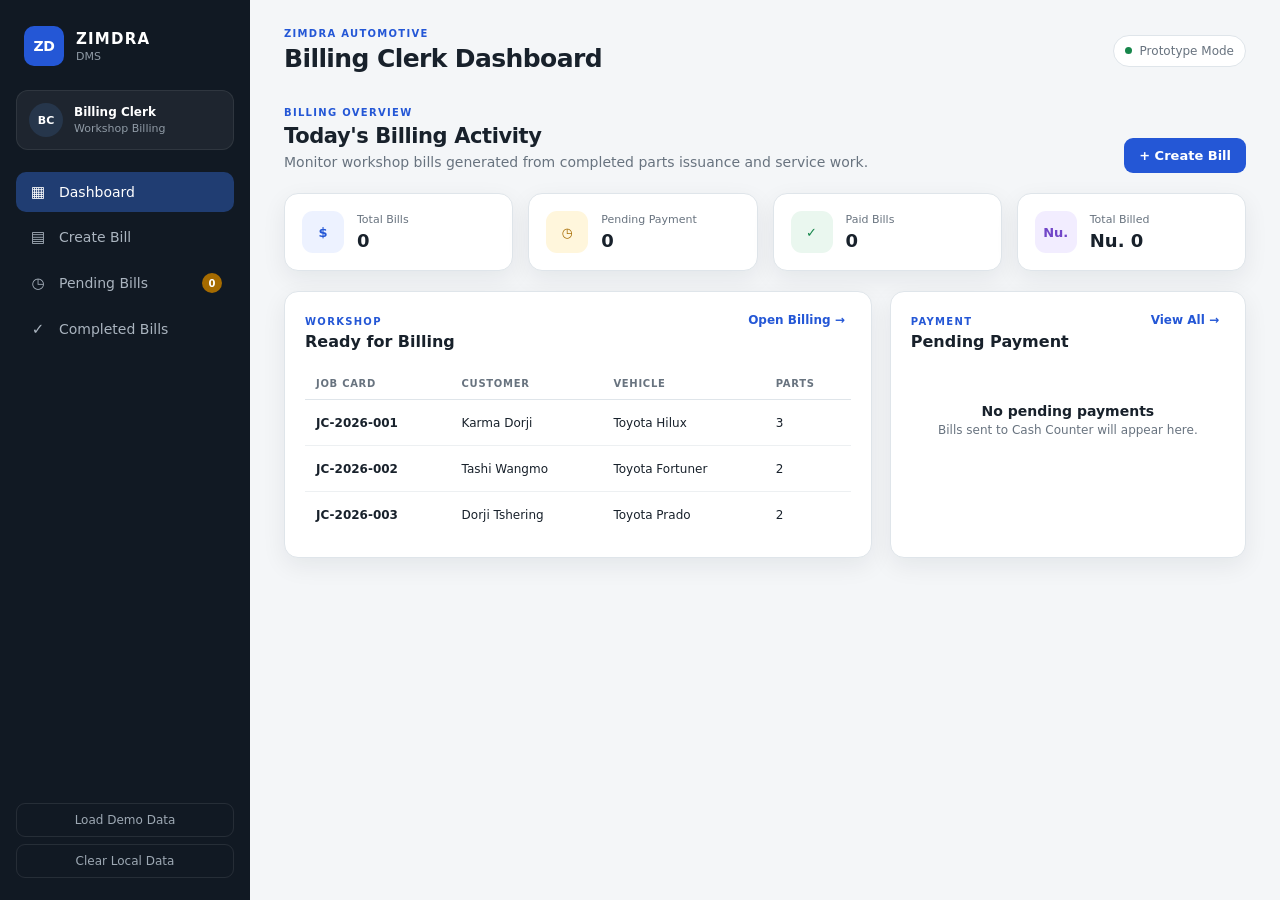
<file: role_dashboard/Billing/billing.html>
<!DOCTYPE html>
<html lang="en">
<head>
    <meta charset="UTF-8">
    <meta name="viewport" content="width=device-width, initial-scale=1.0">

    <title>Billing Clerk | Zimdra DMS</title>

    <link rel="stylesheet" href="billing.css">
</head>

<body>

<div class="app-shell">

    <!-- =========================================================
         SIDEBAR
    ========================================================== -->

    <aside class="sidebar">

        <div class="brand">
            <div class="brand-mark">ZD</div>

            <div>
                <strong>ZIMDRA</strong>
                <span>DMS</span>
            </div>
        </div>

        <div class="role-card">
            <div class="role-avatar">BC</div>

            <div>
                <strong>Billing Clerk</strong>
                <span>Workshop Billing</span>
            </div>
        </div>

        <nav class="sidebar-nav">

            <button class="nav-item active" data-tab="dashboard">
                <span class="nav-icon">▦</span>
                <span>Dashboard</span>
            </button>

            <button class="nav-item" data-tab="billing">
                <span class="nav-icon">▤</span>
                <span>Create Bill</span>
            </button>

            <button class="nav-item" data-tab="pending">
                <span class="nav-icon">◷</span>
                <span>Pending Bills</span>
                <span class="nav-count" id="pendingNavCount">0</span>
            </button>

            <button class="nav-item" data-tab="completed">
                <span class="nav-icon">✓</span>
                <span>Completed Bills</span>
            </button>

        </nav>

        <div class="sidebar-bottom">

            <button class="side-action" id="loadDemoBtn">
                Load Demo Data
            </button>

            <button class="side-action danger" id="clearDataBtn">
                Clear Local Data
            </button>

        </div>

    </aside>


    <!-- =========================================================
         MAIN
    ========================================================== -->

    <main class="main-content">

        <!-- TOP BAR -->

        <header class="topbar">

            <div>
                <div class="page-kicker">ZIMDRA AUTOMOTIVE</div>

                <h1 id="pageTitle">
                    Billing Clerk Dashboard
                </h1>
            </div>

            <div class="topbar-actions">

                <div class="system-status">
                    <span class="status-dot"></span>
                    Prototype Mode
                </div>

            </div>

        </header>


        <!-- =====================================================
             DASHBOARD
        ====================================================== -->

        <section class="tab-section" id="dashboard">

            <div class="section-heading">

                <div>
                    <span class="section-kicker">BILLING OVERVIEW</span>
                    <h2>Today's Billing Activity</h2>
                    <p>
                        Monitor workshop bills generated from completed
                        parts issuance and service work.
                    </p>
                </div>

                <button class="btn btn-primary" data-tab-target="billing">
                    + Create Bill
                </button>

            </div>


            <!-- STAT CARDS -->

            <div class="stats-grid">

                <div class="stat-card">

                    <div class="stat-icon blue">
                        $
                    </div>

                    <div>
                        <span>Total Bills</span>
                        <strong id="statTotalBills">0</strong>
                    </div>

                </div>


                <div class="stat-card">

                    <div class="stat-icon yellow">
                        ◷
                    </div>

                    <div>
                        <span>Pending Payment</span>
                        <strong id="statPendingBills">0</strong>
                    </div>

                </div>


                <div class="stat-card">

                    <div class="stat-icon green">
                        ✓
                    </div>

                    <div>
                        <span>Paid Bills</span>
                        <strong id="statPaidBills">0</strong>
                    </div>

                </div>


                <div class="stat-card">

                    <div class="stat-icon purple">
                        Nu.
                    </div>

                    <div>
                        <span>Total Billed</span>
                        <strong id="statTotalValue">Nu. 0</strong>
                    </div>

                </div>

            </div>


            <!-- DASHBOARD PANELS -->

            <div class="two-column">

                <section class="panel">

                    <div class="panel-header">

                        <div>
                            <span class="panel-kicker">WORKSHOP</span>
                            <h3>Ready for Billing</h3>
                        </div>

                        <button
                            class="text-button"
                            data-tab-target="billing">
                            Open Billing →
                        </button>

                    </div>

                    <div class="table-wrap">

                        <table>

                            <thead>
                                <tr>
                                    <th>Job Card</th>
                                    <th>Customer</th>
                                    <th>Vehicle</th>
                                    <th>Parts</th>
                                    <th>Status</th>
                                </tr>
                            </thead>

                            <tbody id="dashboardReadyBody"></tbody>

                        </table>

                    </div>

                </section>


                <section class="panel">

                    <div class="panel-header">

                        <div>
                            <span class="panel-kicker">PAYMENT</span>
                            <h3>Pending Payment</h3>
                        </div>

                        <button
                            class="text-button"
                            data-tab-target="pending">
                            View All →
                        </button>

                    </div>

                    <div id="dashboardPendingList"
                         class="mini-list">
                    </div>

                </section>

            </div>

        </section>


        <!-- =====================================================
             BILLING
        ====================================================== -->

        <section class="tab-section hidden" id="billing">

            <div class="section-heading">

                <div>
                    <span class="section-kicker">WORKSHOP BILLING</span>

                    <h2>Create Customer Bill</h2>

                    <p>
                        Enter the Job Card ID to fetch issued parts and
                        prepare the final workshop bill.
                    </p>
                </div>

            </div>


            <!-- JOB CARD SEARCH -->

            <section class="panel lookup-panel">

                <div class="lookup-row">

                    <div class="field grow">

                        <label for="jobCardInput">
                            Job Card ID
                        </label>

                        <input
                            type="text"
                            id="jobCardInput"
                            placeholder="Example: JC-2026-001"
                            autocomplete="off"
                        >

                    </div>

                    <button
                        class="btn btn-primary lookup-button"
                        id="lookupJobBtn">
                        Fetch Job Card
                    </button>

                </div>

                <div
                    class="error-message hidden"
                    id="jobError">
                </div>

            </section>


            <!-- JOB DETAILS -->

            <section
                class="panel hidden"
                id="jobDetails">

                <div class="panel-header">

                    <div>

                        <span class="panel-kicker">
                            JOB CARD
                        </span>

                        <h3 id="jobCardTitle">
                            JC-2026-001
                        </h3>

                    </div>

                    <span
                        class="status-badge"
                        id="jobStatusBadge">
                        Ready
                    </span>

                </div>


                <div class="customer-grid">

                    <div class="info-box">
                        <span>Customer</span>
                        <strong id="jobCustomer">—</strong>
                    </div>

                    <div class="info-box">
                        <span>Customer Code</span>
                        <strong id="jobCustomerCode">—</strong>
                    </div>

                    <div class="info-box">
                        <span>Mobile</span>
                        <strong id="jobMobile">—</strong>
                    </div>

                    <div class="info-box">
                        <span>Vehicle</span>
                        <strong id="jobVehicle">—</strong>
                    </div>

                    <div class="info-box">
                        <span>Registration</span>
                        <strong id="jobReg">—</strong>
                    </div>

                    <div class="info-box">
                        <span>Chassis No.</span>
                        <strong id="jobChassis">—</strong>
                    </div>

                    <div class="info-box">
                        <span>Job Order No.</span>
                        <strong id="jobOrderNo">—</strong>
                    </div>

                    <div class="info-box">
                        <span>Job Date</span>
                        <strong id="jobDateValue">—</strong>
                    </div>

                    <div class="info-box">
                        <span>O.MLG (Odometer)</span>
                        <strong id="jobOmlg">—</strong>
                    </div>

                    <div class="info-box">
                        <span>Bay</span>
                        <strong id="jobBay">—</strong>
                    </div>

                    <div class="info-box">
                        <span>Govt. Vehicle</span>
                        <strong id="jobGovtVehicle">—</strong>
                    </div>

                    <div class="info-box">
                        <span>G.P. No. (Gate Pass)</span>
                        <strong id="jobGpNo">—</strong>
                    </div>

                    <div class="info-box">
                        <span>Mechanic</span>
                        <strong id="jobMechanic">—</strong>
                    </div>

                    <div class="info-box">
                        <span>Mechanic 2</span>
                        <strong id="jobMechanic2">—</strong>
                    </div>

                    <div class="info-box">
                        <span>Floor Supervisor</span>
                        <strong id="jobSupervisor">—</strong>
                    </div>

                    <div class="info-box">
                        <span>Delivered By</span>
                        <strong id="jobDeliveredBy">—</strong>
                    </div>

                </div>


                <!-- PARTS -->

                <div class="subsection">

                    <div class="subsection-header">

                        <div>
                            <h4>Issued Parts</h4>
                            <p>
                                Parts issued by Storekeeper against
                                this Job Card.
                            </p>
                        </div>

                    </div>


                    <div class="table-wrap">

                        <table>

                            <thead>

                                <tr>
                                    <th>Part ID</th>
                                    <th>Part Description</th>
                                    <th>Qty</th>
                                    <th>Unit Price</th>
                                    <th>GST</th>
                                    <th>Line Total</th>
                                </tr>

                            </thead>

                            <tbody id="billingPartsBody">
                            </tbody>

                        </table>

                    </div>

                    <div
                        class="empty-state hidden"
                        id="noPartsMessage">

                        <div class="empty-icon">!</div>

                        <strong>No Parts Issued</strong>

                        <p>
                            The Storekeeper has not issued any parts
                            against this Job Card yet.
                        </p>

                    </div>

                </div>


                <!-- BILL TYPE & PAYMENT (legacy Bill Preparation fields) -->

                <div class="subsection">

                    <div class="subsection-header">

                        <div>
                            <h4>Bill Type &amp; Payment</h4>
                            <p>
                                How this bill is being raised and settled.
                            </p>
                        </div>

                    </div>


                    <div class="charges-grid">

                        <div class="field">

                            <label for="billKind">
                                Cash / Invoice (I/C)
                            </label>

                            <select id="billKind">
                                <option value="Cash">Cash</option>
                                <option value="Invoice">Invoice</option>
                            </select>

                        </div>


                        <div class="field">

                            <label for="creditCardYN">
                                Payment Through Credit Card
                            </label>

                            <select id="creditCardYN">
                                <option value="N">No</option>
                                <option value="Y">Yes</option>
                            </select>

                        </div>


                        <div class="field">

                            <label for="cardCode">
                                Card Code
                            </label>

                            <input
                                type="text"
                                id="cardCode"
                                placeholder="If paid by card"
                            >

                        </div>


                        <div class="field">

                            <label for="govtVehicleYN">
                                Govt. Vehicle
                            </label>

                            <select id="govtVehicleYN">
                                <option value="N">No</option>
                                <option value="Y">Yes</option>
                            </select>

                        </div>


                        <div class="field">

                            <label for="chequeNo">
                                Cheque No.
                            </label>

                            <input
                                type="text"
                                id="chequeNo"
                                placeholder="If paid by cheque"
                            >

                        </div>


                        <div class="field">

                            <label for="chequeDate">
                                Cheque Date
                            </label>

                            <input
                                type="date"
                                id="chequeDate"
                            >

                        </div>

                    </div>

                </div>


                <!-- MECHANIC WORK CHARGE (renamed from "Billing Charges") -->

                <div class="subsection">

                    <div class="subsection-header mechanic-section-header">

                        <div>
                            <h4>Mechanic Work Charge</h4>
                            <p>
                                Add labour and other workshop charges.
                                Floor Supervisor:
                                <strong id="mechanicSectionSupervisor">—</strong>
                            </p>
                        </div>

                        <button
                            type="button"
                            class="btn btn-secondary"
                            id="addMechanicBtn">
                            + Add Mechanic
                        </button>

                    </div>


                    <!-- Itemised mechanic work added against this Job Card's mechanic(s) -->

                    <div class="table-wrap mechanic-items-wrap">

                        <table>

                            <thead>
                                <tr>
                                    <th>Mechanic</th>
                                    <th>Description</th>
                                    <th>Qty</th>
                                    <th>Unit Price</th>
                                    <th>Remarks</th>
                                    <th>Amount</th>
                                    <th></th>
                                </tr>
                            </thead>

                            <tbody id="mechanicItemsBody"></tbody>

                        </table>

                    </div>

                    <div
                        class="empty-state hidden"
                        id="noMechanicItemsMessage">

                        <div class="empty-icon">+</div>

                        <strong>No Mechanic Work Added</strong>

                        <p>
                            Use "Add Mechanic" to add labour work items
                            for this Job Card's mechanic(s).
                        </p>

                    </div>


                    <div class="charges-grid" style="margin-top: 16px;">

                        <div class="field">

                            <label for="labourCharge">
                                Labour Charges
                            </label>

                            <input
                                type="number"
                                id="labourCharge"
                                min="0"
                                step="0.01"
                                value="0"
                            >

                        </div>


                        <div class="field">

                            <label for="handlingCharge">
                                Handling Charge
                            </label>

                            <input
                                type="number"
                                id="handlingCharge"
                                min="0"
                                step="0.01"
                                value="0"
                            >

                        </div>


                        <div class="field">

                            <label for="otherCharge">
                                Other Charges
                            </label>

                            <input
                                type="number"
                                id="otherCharge"
                                min="0"
                                step="0.01"
                                value="0"
                            >

                        </div>


                        <div class="field">

                            <label for="surchargeAmount">
                                Surcharge
                            </label>

                            <input
                                type="number"
                                id="surchargeAmount"
                                min="0"
                                step="0.01"
                                value="0"
                            >

                        </div>


                        <div class="field">

                            <label for="billingDiscount">
                                Special Discount (Amount)
                            </label>

                            <input
                                type="number"
                                id="billingDiscount"
                                min="0"
                                step="0.01"
                                value="0"
                            >

                        </div>


                        <div class="field">

                            <label for="specialDiscountPercent">
                                Special Discount (%)
                            </label>

                            <input
                                type="number"
                                id="specialDiscountPercent"
                                min="0"
                                max="100"
                                step="0.01"
                                value="0"
                            >

                        </div>


                        <div class="field">

                            <label for="labourServiceDiscount">
                                Labour &amp; Service Discount
                            </label>

                            <input
                                type="number"
                                id="labourServiceDiscount"
                                min="0"
                                step="0.01"
                                value="0"
                            >

                        </div>


                        <div class="field grow">

                            <label for="billingNotes">
                                Details of Work Done / Billing Notes
                            </label>

                            <input
                                type="text"
                                id="billingNotes"
                                placeholder="Advance paid ref, amount, mode of payment, work done..."
                            >

                        </div>

                    </div>

                </div>


                <!-- TOTALS -->

                <div class="billing-summary">

                    <div class="summary-row">
                        <span>Parts Subtotal (Spares/Oils)</span>
                        <strong id="partsSubtotal">
                            Nu. 0
                        </strong>
                    </div>

                    <div class="summary-row">
                        <span>Mechanic Work Charge</span>
                        <strong id="mechanicWorkTotal">
                            Nu. 0
                        </strong>
                    </div>

                    <div class="summary-row">
                        <span>Handling Charge</span>
                        <strong id="handlingTotal">
                            Nu. 0
                        </strong>
                    </div>

                    <div class="summary-row">
                        <span>Labour Charges</span>
                        <strong id="labourTotal">
                            Nu. 0
                        </strong>
                    </div>

                    <div class="summary-row">
                        <span>Other Charges</span>
                        <strong id="otherTotal">
                            Nu. 0
                        </strong>
                    </div>

                    <div class="summary-row">
                        <span>Special Discount (Amt + %)</span>
                        <strong
                            class="discount-value"
                            id="discountTotal">
                            Nu. 0
                        </strong>
                    </div>

                    <div class="summary-row">
                        <span>Labour &amp; Service Discount</span>
                        <strong
                            class="discount-value"
                            id="labourServiceDiscountTotal">
                            Nu. 0
                        </strong>
                    </div>

                    <div class="summary-row">
                        <span>Taxable Amount</span>
                        <strong id="taxableTotal">
                            Nu. 0
                        </strong>
                    </div>

                    <div class="summary-row">
                        <span>GST on Spares/Oils</span>
                        <strong id="gstSparesTotal">
                            Nu. 0
                        </strong>
                    </div>

                    <div class="summary-row">
                        <span>GST on Service</span>
                        <strong id="gstServiceTotal">
                            Nu. 0
                        </strong>
                    </div>

                    <div class="summary-row">
                        <span>Surcharge</span>
                        <strong id="surchargeTotal">
                            Nu. 0
                        </strong>
                    </div>

                    <div class="summary-row">
                        <span>GST on Surcharge</span>
                        <strong id="surchargeGstTotal">
                            Nu. 0
                        </strong>
                    </div>

                    <div class="summary-row grand-total">
                        <span>Grand Total</span>
                        <strong id="grandTotal">
                            Nu. 0
                        </strong>
                    </div>

                </div>


                <!-- ACTIONS -->

                <div class="action-bar">

                    <button
                        class="btn btn-secondary"
                        id="cashMemoBtn">
                        Preview Cash Memo
                    </button>

                    <button
                        class="btn btn-secondary"
                        id="clearBillingBtn">
                        Clear
                    </button>

                    <button
                        class="btn btn-primary"
                        id="saveBillBtn">
                        Save & Send to Cash Counter
                    </button>

                </div>

            </section>

        </section>


        <!-- =====================================================
             PENDING
        ====================================================== -->

        <section class="tab-section hidden" id="pending">

            <div class="section-heading">

                <div>
                    <span class="section-kicker">
                        CASH COUNTER
                    </span>

                    <h2>Pending Bills</h2>

                    <p>
                        Bills prepared by Billing Clerk and waiting
                        for customer payment.
                    </p>
                </div>

            </div>


            <section class="panel">

                <div class="table-wrap">

                    <table>

                        <thead>

                            <tr>
                                <th>Bill No.</th>
                                <th>Job Card</th>
                                <th>Customer</th>
                                <th>Vehicle</th>
                                <th>Bill Date</th>
                                <th>Amount</th>
                                <th>Status</th>
                            </tr>

                        </thead>

                        <tbody id="pendingBillsBody">
                        </tbody>

                    </table>

                </div>

                <div
                    class="empty-state hidden"
                    id="pendingEmpty">

                    <div class="empty-icon">✓</div>

                    <strong>No Pending Bills</strong>

                    <p>
                        All prepared bills have been processed.
                    </p>

                </div>

            </section>

        </section>


        <!-- =====================================================
             COMPLETED
        ====================================================== -->

        <section class="tab-section hidden" id="completed">

            <div class="section-heading">

                <div>
                    <span class="section-kicker">
                        BILLING HISTORY
                    </span>

                    <h2>Completed Bills</h2>

                    <p>
                        View bills that have already been paid.
                    </p>

                </div>

            </div>


            <section class="panel">

                <div class="table-wrap">

                    <table>

                        <thead>

                            <tr>
                                <th>Bill No.</th>
                                <th>Job Card</th>
                                <th>Customer</th>
                                <th>Bill Date</th>
                                <th>Payment</th>
                                <th>Amount</th>
                                <th>Status</th>
                            </tr>

                        </thead>

                        <tbody id="completedBillsBody">
                        </tbody>

                    </table>

                </div>

                <div
                    class="empty-state hidden"
                    id="completedEmpty">

                    <div class="empty-icon">—</div>

                    <strong>No Completed Bills</strong>

                    <p>
                        Paid bills will appear here.
                    </p>

                </div>

            </section>

        </section>

    </main>

</div>


<!-- =============================================================
     BILL PREVIEW MODAL
============================================================== -->

<div
    class="modal-backdrop hidden"
    id="billModal">

    <div class="modal invoice-modal">

        <div class="modal-header">

            <div>
                <span class="section-kicker">
                    BILL PREVIEW
                </span>

                <h2>Workshop Bill</h2>
            </div>

            <button
                class="modal-close"
                id="closeBillModal">
                ×
            </button>

        </div>


        <div
            class="invoice"
            id="invoiceContent">
        </div>


        <div class="modal-actions">

            <button
                class="btn btn-secondary"
                id="closeBillBtn">
                Close
            </button>

            <button
                class="btn btn-primary"
                id="printBillBtn">
                Print Bill
            </button>

        </div>

    </div>

</div>


<!-- =============================================================
     CASH MEMO / PROFORMA INVOICE MODAL
     (parts-only pre-bill estimate — does not create a Bill)
============================================================== -->

<div
    class="modal-backdrop hidden"
    id="cashMemoModal">

    <div class="modal invoice-modal">

        <div class="modal-header">

            <div>
                <span class="section-kicker">
                    ESTIMATE ONLY — NOT A TAX INVOICE
                </span>

                <h2>Cash Memo / Proforma Invoice</h2>
            </div>

            <button
                class="modal-close"
                id="closeCashMemoModal">
                ×
            </button>

        </div>


        <div
            class="invoice"
            id="cashMemoContent">
        </div>


        <div class="modal-actions">

            <button
                class="btn btn-secondary"
                id="closeCashMemoBtn">
                Close
            </button>

            <button
                class="btn btn-primary"
                id="printCashMemoBtn">
                Print Cash Memo
            </button>

        </div>

    </div>

</div>


<!-- =============================================================
     ADD MECHANIC MODAL
     Adds an itemised mechanic work-charge line (Description, Qty,
     Unit Price, Remarks) against the Job Card's mechanic(s).
============================================================== -->

<div
    class="modal-backdrop hidden"
    id="addMechanicModal">

    <div class="modal mechanic-modal">

        <div class="modal-header">

            <div>
                <span class="section-kicker">
                    MECHANIC WORK
                </span>

                <h2>Add Mechanic Work Item</h2>
            </div>

            <button
                class="modal-close"
                id="closeAddMechanicModal">
                ×
            </button>

        </div>


        <div class="mechanic-form">

            <div class="field">

                <label for="mechanicNameSelect">
                    Mechanic
                </label>

                <select id="mechanicNameSelect"></select>

            </div>

            <div class="field">

                <label for="mechanicRemarks">
                    Remarks
                </label>

                <input
                    type="text"
                    id="mechanicRemarks"
                    placeholder="Optional remarks"
                >

            </div>

            <div class="field grow" style="grid-column: 1 / -1;">

                <label for="mechanicDescription">
                    Description
                </label>

                <input
                    type="text"
                    id="mechanicDescription"
                    placeholder="e.g. Wheel alignment"
                >

            </div>

            <div class="field">

                <label for="mechanicQty">
                    Qty
                </label>

                <input
                    type="number"
                    id="mechanicQty"
                    min="0"
                    step="1"
                    value="1"
                >

            </div>

            <div class="field">

                <label for="mechanicUnitPrice">
                    Unit Price
                </label>

                <input
                    type="number"
                    id="mechanicUnitPrice"
                    min="0"
                    step="1"
                    value="0"
                >

            </div>

            <div class="field" style="grid-column: 1 / -1;">

                <label>
                    Amount
                </label>

                <strong id="mechanicAmountPreview">Nu. 0</strong>

            </div>

        </div>


        <div class="modal-actions">

            <button
                class="btn btn-secondary"
                id="cancelAddMechanicBtn">
                Cancel
            </button>

            <button
                class="btn btn-primary"
                id="confirmAddMechanicBtn">
                Add Item
            </button>

        </div>

    </div>

</div>


<!-- =============================================================
     TOAST
============================================================== -->

<div
    class="toast hidden"
    id="toast">
</div>


<script src="billing.js"></script>

</body>
</html>
</file>
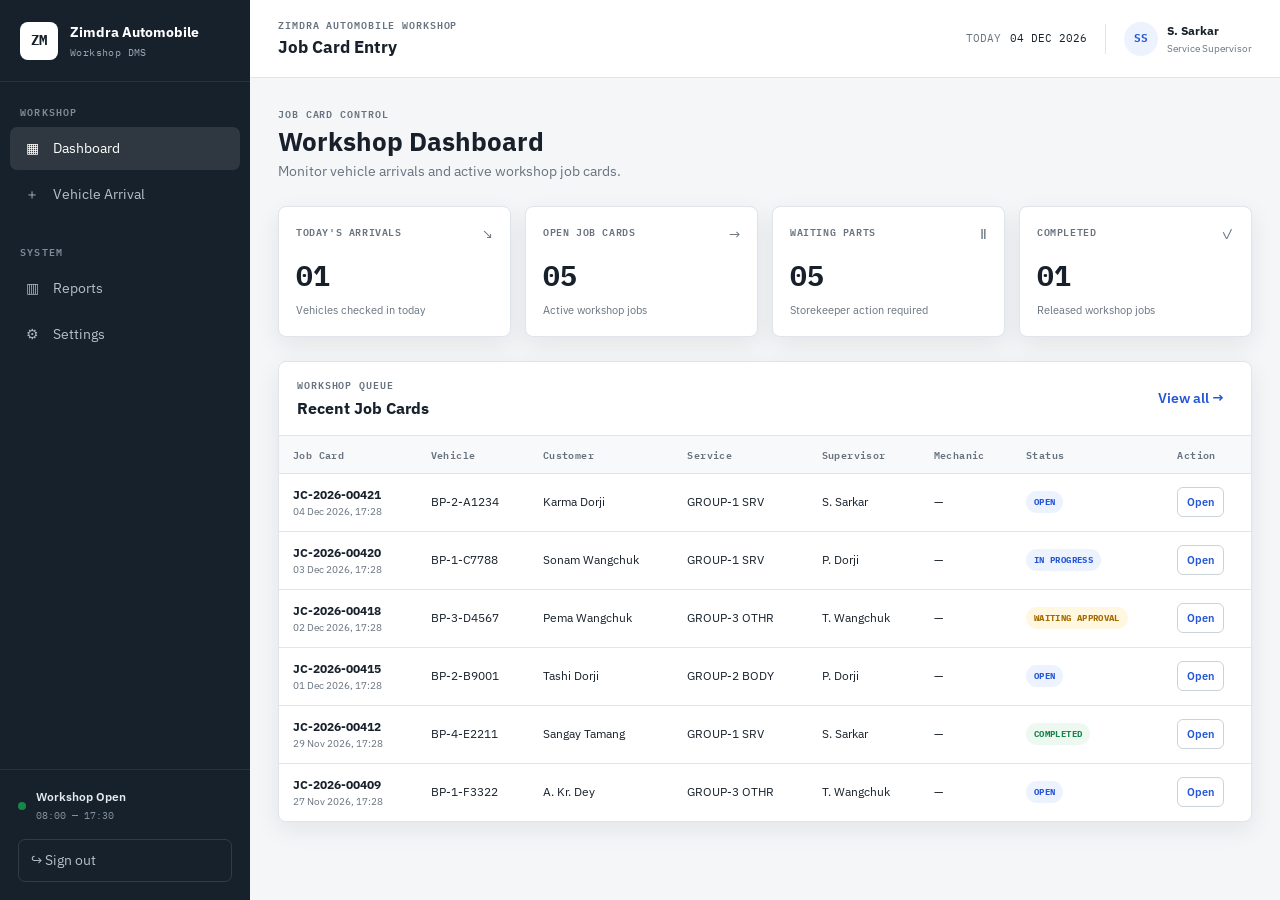
<file: role_dashboard/Job_Card_Entry/job_card_entry.html>
<!doctype html>
<html lang="en">
  <head>
    <meta charset="utf-8" />
    <meta name="viewport" content="width=device-width, initial-scale=1" />

    <title>Job Card Entry — Zimdra DMS</title>

    <link rel="preconnect" href="https://fonts.googleapis.com" />
    <link rel="preconnect" href="https://fonts.gstatic.com" crossorigin />

    <link
      href="https://fonts.googleapis.com/css2?family=IBM+Plex+Mono:wght@400;500;600;700&family=IBM+Plex+Sans:wght@400;500;600;700&display=swap"
      rel="stylesheet"
    />

    <link rel="stylesheet" href="job_card_entry.css" />
  </head>

  <body>
    <div class="app-shell">
      <!-- =========================================================
         SIDEBAR
         ========================================================= -->

      <aside class="sidebar" id="sidebar">
        <div class="sidebar__brand">
          <div class="brand-mark">ZM</div>

          <div>
            <div class="brand-name">Zimdra Automobile</div>
            <div class="brand-sub">Workshop DMS</div>
          </div>
        </div>

        <div class="sidebar__section-label">WORKSHOP</div>

        <nav class="sidebar__nav">
          <button
            type="button"
            class="nav-item is-active"
            data-view="dashboard"
          >
            <span class="nav-icon">▦</span>
            <span>Dashboard</span>
          </button>

          <button type="button" class="nav-item" data-view="arrival">
            <span class="nav-icon">＋</span>
            <span>Vehicle Arrival</span>
          </button>
        </nav>

        <div class="sidebar__section-label sidebar__section-label--second">
          SYSTEM
        </div>

        <nav class="sidebar__nav">
          <button type="button" class="nav-item" data-view="reports">
            <span class="nav-icon">▥</span>
            <span>Reports</span>
          </button>

          <button type="button" class="nav-item" data-view="settings">
            <span class="nav-icon">⚙</span>
            <span>Settings</span>
          </button>
        </nav>

        <div class="sidebar__bottom">
          <div class="workshop-status">
            <span class="status-dot"></span>

            <div>
              <div class="workshop-status__title">Workshop Open</div>

              <div class="workshop-status__meta">08:00 — 17:30</div>
            </div>
          </div>

          <button type="button" class="logout-button" id="logoutBtn">
            ↪ Sign out
          </button>
        </div>
      </aside>

      <!-- =========================================================
         MAIN
         ========================================================= -->

      <main class="main">
        <header class="topbar">
          <button
            type="button"
            class="mobile-menu-button"
            id="mobileMenuBtn"
            aria-label="Open menu"
          >
            ☰
          </button>

          <div>
            <div class="topbar__eyebrow">ZIMDRA AUTOMOBILE WORKSHOP</div>

            <div class="topbar__title">Job Card Entry</div>
          </div>

          <div class="topbar__right">
            <div class="topbar__date">
              <span class="date-label">TODAY</span>
              <span id="currentDate">08 SEP 2026</span>
            </div>

            <div class="topbar__divider"></div>

            <div class="user-menu">
              <div class="user-avatar">SS</div>

              <div class="user-details">
                <div class="user-name">S. Sarkar</div>

                <div class="user-role">Service Supervisor</div>
              </div>
            </div>
          </div>
        </header>

        <!-- =====================================================
             CONTENT
             ===================================================== -->

        <div class="content">
          <!-- =================================================
                 DASHBOARD
                 ================================================= -->

          <section class="view is-visible" id="view-dashboard">
            <div class="page-heading">
              <div>
                <div class="page-kicker">JOB CARD CONTROL</div>

                <h1>Workshop Dashboard</h1>

                <p>Monitor vehicle arrivals and active workshop job cards.</p>
              </div>
            </div>

            <div class="kpi-grid kpi-grid--four">
              <div class="kpi-card">
                <div class="kpi-card__top">
                  <span class="kpi-label">TODAY'S ARRIVALS</span>
                  <span>↘</span>
                </div>

                <div class="kpi-value" id="dashArrivals">00</div>

                <div class="kpi-meta">Vehicles checked in today</div>
              </div>

              <div class="kpi-card">
                <div class="kpi-card__top">
                  <span class="kpi-label">OPEN JOB CARDS</span>
                  <span>→</span>
                </div>

                <div class="kpi-value" id="dashOpen">00</div>

                <div class="kpi-meta">Active workshop jobs</div>
              </div>

              <div class="kpi-card">
                <div class="kpi-card__top">
                  <span class="kpi-label">WAITING PARTS</span>
                  <span>Ⅱ</span>
                </div>

                <div class="kpi-value" id="dashParts">00</div>

                <div class="kpi-meta">Storekeeper action required</div>
              </div>

              <div class="kpi-card">
                <div class="kpi-card__top">
                  <span class="kpi-label">COMPLETED</span>
                  <span>✓</span>
                </div>

                <div class="kpi-value" id="dashCompleted">00</div>

                <div class="kpi-meta">Released workshop jobs</div>
              </div>
            </div>

            <section class="panel">
              <div class="panel-header">
                <div>
                  <div class="panel-kicker">WORKSHOP QUEUE</div>

                  <h2>Recent Job Cards</h2>
                </div>

                <button type="button" class="text-button" data-view="arrival">
                  View all →
                </button>
              </div>

              <div class="table-wrap">
                <table class="jobs-table">
                  <thead>
                    <tr>
                      <th>Job Card</th>
                      <th>Vehicle</th>
                      <th>Customer</th>
                      <th>Service</th>
                      <th>Supervisor</th>
                      <th>Mechanic</th>
                      <th>Status</th>
                      <th>Action</th>
                    </tr>
                  </thead>

                  <tbody id="dashboardJobsBody"></tbody>
                </table>
              </div>
            </section>
          </section>

          <!-- =================================================
                 VEHICLE ARRIVAL
                 ================================================= -->

          <section class="view" id="view-arrival">
            <div class="page-heading">
              <div>
                <div class="page-kicker">VEHICLE ARRIVAL & JOB CARD</div>

                <h1>Vehicle Arrival</h1>

                <p>
                  Search an existing job card or create a new vehicle arrival.
                </p>
              </div>

              <!-- ONLY PLACE WITH NEW ARRIVAL BUTTON -->

              <button type="button" class="primary-button" id="addArrivalBtn">
                ＋ Add New Arrival
              </button>
            </div>

            <section class="search-panel">
              <div class="search-panel__main">
                <div class="panel-kicker">EXISTING JOB CARD</div>

                <h2>Search Job Card</h2>

                <p>
                  Search by Job Card number, registration, customer, phone, VIN,
                  mechanic or group code.
                </p>
              </div>

              <div class="search-panel__control">
                <div class="search-field search-field--large">
                  <input
                    type="search"
                    id="jobSearch"
                    placeholder="JC-2026-00421, BP-2-A1234, customer name..."
                    autocomplete="off"
                  />

                  <button type="button" class="search-button" id="jobSearchBtn">
                    Search
                  </button>
                </div>
              </div>
            </section>

            <section class="panel">
              <div class="panel-header">
                <div>
                  <div class="panel-kicker">JOB CARD REGISTER</div>

                  <h2>Vehicle Arrivals</h2>
                </div>

                <div class="result-count">
                  <span id="arrivalResultCount">0</span>
                  records
                </div>
              </div>

              <div class="table-wrap">
                <table class="jobs-table">
                  <thead>
                    <tr>
                      <th>Job Card</th>
                      <th>Arrival</th>
                      <th>Vehicle</th>
                      <th>Customer</th>
                      <th>Service</th>
                      <th>Supervisor</th>
                      <th>Promised</th>
                      <th>Status</th>
                      <th>Action</th>
                    </tr>
                  </thead>

                  <tbody id="arrivalTableBody"></tbody>
                </table>
              </div>
            </section>
          </section>

          <!-- =================================================
                 REPORTS
                 ================================================= -->

          <section class="view placeholder-view" id="view-reports">
            <div class="empty-state">
              <div class="empty-state__icon">▥</div>

              <div class="page-kicker">REPORTING</div>

              <h1>Job Card Reports</h1>

              <p>
                Job card, vehicle arrival, service and workshop reports can be
                connected here.
              </p>
            </div>
          </section>

          <!-- =================================================
                 SETTINGS
                 ================================================= -->

          <section class="view placeholder-view" id="view-settings">
            <div class="empty-state">
              <div class="empty-state__icon">⚙</div>

              <div class="page-kicker">SYSTEM</div>

              <h1>Settings</h1>

              <p>Supervisor and workshop configuration can be managed here.</p>
            </div>
          </section>
        </div>
      </main>
    </div>

    <!-- ===========================================================
     NEW ARRIVAL MODAL
     =========================================================== -->

    <div class="modal-backdrop" id="arrivalModal" hidden aria-hidden="true">
      <div
        class="arrival-modal"
        role="dialog"
        aria-modal="true"
        aria-labelledby="arrivalModalTitle"
      >
        <div class="modal-header">
          <div>
            <span class="panel-kicker"> VEHICLE ARRIVAL </span>

            <h2 id="arrivalModalTitle">Create Job Card</h2>

            <p>
              Capture complete customer, vehicle, service and workshop
              information.
            </p>
          </div>

          <button
            type="button"
            class="modal-close-btn"
            id="arrivalModalClose"
            aria-label="Close"
          >
            ✕
          </button>
        </div>

        <!-- FORM -->

        <form id="arrivalForm">
          <div class="modal-body">
            <!-- =================================================
                     01 CUSTOMER
                     ================================================= -->

            <section class="form-section">
              <div class="form-section__heading">
                <div class="step-number">01</div>

                <div>
                  <div class="panel-kicker">CUSTOMER</div>
                  <h3>Customer Details</h3>
                </div>
              </div>

              <div class="form-grid">
                <div class="field field--wide">
                  <label for="customerName">
                    Customer Name <span>*</span>
                  </label>

                  <input
                    type="text"
                    id="customerName"
                    name="customerName"
                    required
                    placeholder="Customer full name"
                  />
                </div>

                <div class="field">
                  <label for="customerPhone">
                    Contact Number <span>*</span>
                  </label>

                  <input
                    type="tel"
                    id="customerPhone"
                    name="customerPhone"
                    required
                    placeholder="+975 17XXXXXX"
                  />
                </div>

                <div class="field">
                  <label for="customerEmail"> Email </label>

                  <input
                    type="email"
                    id="customerEmail"
                    name="customerEmail"
                    placeholder="customer@email.com"
                  />
                </div>

                <div class="field">
                  <label for="customerType"> Customer Type </label>

                  <select id="customerType" name="customerType">
                    <option value="Retail">Retail</option>
                    <option value="Corporate">Corporate</option>
                    <option value="Fleet">Fleet</option>
                    <option value="Government">Government</option>
                  </select>
                </div>

                <div class="field">
                  <label for="customerId"> Customer ID </label>

                  <input
                    type="text"
                    id="customerId"
                    name="customerId"
                    placeholder="CUS-00000"
                  />
                </div>

                <div class="field field--wide">
                  <label for="customerAddress"> Customer Address </label>

                  <textarea
                    id="customerAddress"
                    name="customerAddress"
                    rows="3"
                    placeholder="Address / location"
                  ></textarea>
                </div>
              </div>
            </section>

            <!-- =================================================
                     02 VEHICLE
                     ================================================= -->

            <section class="form-section">
              <div class="form-section__heading">
                <div class="step-number">02</div>

                <div>
                  <div class="panel-kicker">VEHICLE</div>
                  <h3>Vehicle Details</h3>
                </div>
              </div>

              <div class="form-grid">
                <div class="field">
                  <label for="registration">
                    Registration Number <span>*</span>
                  </label>

                  <input
                    type="text"
                    id="registration"
                    name="registration"
                    required
                    placeholder="BP-2-A1234"
                  />
                </div>

                <div class="field">
                  <label for="vin"> VIN Number </label>

                  <input
                    type="text"
                    id="vin"
                    name="vin"
                    placeholder="VIN number"
                  />
                </div>

                <div class="field">
                  <label for="chassisNo"> Chassis Number </label>

                  <input
                    type="text"
                    id="chassisNo"
                    name="chassisNo"
                    placeholder="Chassis number"
                  />
                </div>

                <div class="field">
                  <label for="engineNo"> Engine Number </label>

                  <input
                    type="text"
                    id="engineNo"
                    name="engineNo"
                    placeholder="Engine number"
                  />
                </div>

                <div class="field">
                  <label for="make"> Make <span>*</span> </label>

                  <select id="make" name="make" required>
                    <option value="">Select make</option>
                    <option>Alto</option>
                    <option>Celerio</option>
                    <option>Swift</option>
                    <option>Mahindra</option>
                    <option>Isuzu</option>
                    <option>WagonR</option>
                    <option>Brezza</option>
                    <option>Baleno</option>
                  </select>
                </div>

                <div class="field">
                  <label for="model"> Model <span>*</span> </label>

                  <input
                    type="text"
                    id="model"
                    name="model"
                    required
                    placeholder="Vehicle model"
                  />
                </div>

                <div class="field">
                  <label for="modelYear"> Model Year </label>

                  <input
                    type="number"
                    id="modelYear"
                    name="modelYear"
                    min="1900"
                    max="2100"
                    placeholder="2024"
                  />
                </div>

                <div class="field">
                  <label for="fuel"> Fuel Type </label>

                  <select id="fuel" name="fuel">
                    <option>Petrol</option>
                    <option>Diesel</option>
                    <option>Hybrid</option>
                    <option>EV</option>
                  </select>
                </div>

                <div class="field">
                  <label for="odometer"> Odometer <span>*</span> </label>

                  <div class="input-unit">
                    <input
                      type="number"
                      id="odometer"
                      name="odometer"
                      required
                      min="0"
                      placeholder="0"
                    />

                    <span>KM</span>
                  </div>
                </div>

                <div class="field">
                  <label for="mileage"> Mileage </label>

                  <input
                    type="text"
                    id="mileage"
                    name="mileage"
                    placeholder="e.g. 14 km/l"
                  />
                </div>

                <div class="field">
                  <label for="fuelLevel"> Fuel Level </label>

                  <select id="fuelLevel" name="fuelLevel">
                    <option>Empty</option>
                    <option>¼</option>
                    <option selected>½</option>
                    <option>¾</option>
                    <option>Full</option>
                  </select>
                </div>

                <div class="field">
                  <label for="vehicleColor"> Vehicle Colour </label>

                  <input
                    type="text"
                    id="vehicleColor"
                    name="vehicleColor"
                    placeholder="White / Black / Silver"
                  />
                </div>
              </div>
            </section>

            <!-- =================================================
                     03 SERVICE
                     ================================================= -->

            <section class="form-section">
              <div class="form-section__heading">
                <div class="step-number">03</div>

                <div>
                  <div class="panel-kicker">SERVICE</div>
                  <h3>Service Details</h3>
                </div>
              </div>

              <div class="form-grid">
                <div class="field">
                  <label for="serviceType"> Service Type <span>*</span> </label>

                  <select id="serviceType" name="serviceType" required>
                    <option value="">Select service group</option>

                    <option>GROUP-1 SRV</option>
                    <option>GROUP-2 BODY</option>
                    <option>GROUP-3 OTHR</option>
                    <option>GROUP-4 PDI</option>
                  </select>
                </div>

                <div class="field">
                  <label for="visitType"> Visit Type <span>*</span> </label>

                  <select id="visitType" name="visitType" required>
                    <option value="">Select visit type</option>

                    <option>Service Camp</option>
                    <option>1st Free Service</option>
                    <option>2nd Free Service</option>
                    <option>3rd Free Service</option>
                    <option>Paid Service</option>
                    <option>Running Repair</option>
                    <option>Accidental</option>
                    <option>Repeat Job</option>
                    <option>M.O.S</option>
                    <option>Paid Service Five Point</option>
                    <option>Paid Service Nine Point</option>
                  </select>
                </div>

                <div class="field">
                  <label for="supervisor"> Supervisor <span>*</span> </label>

                  <select id="supervisor" name="supervisor" required>
                    <option value="">Select supervisor</option>
                    <option>S. Sarkar</option>
                    <option>P. Dorji</option>
                    <option>T. Wangchuk</option>
                  </select>
                </div>

                <div class="field">
                  <label for="jobPriority"> Job Priority </label>

                  <select id="jobPriority" name="jobPriority">
                    <option>Normal</option>
                    <option>High</option>
                    <option>Urgent</option>
                  </select>
                </div>

                <div class="field field--wide">
                  <label for="complaint">
                    Customer Complaint / Requested Work <span>*</span>
                  </label>

                  <textarea
                    id="complaint"
                    name="complaint"
                    rows="5"
                    required
                    placeholder="Record the customer's complaint or requested work..."
                  ></textarea>
                </div>

                <div class="field field--wide">
                  <label for="additionalWork">
                    Additional Requested Work
                  </label>

                  <textarea
                    id="additionalWork"
                    name="additionalWork"
                    rows="4"
                    placeholder="Additional inspection, repair or customer requests..."
                  ></textarea>
                </div>
              </div>
            </section>

            <!-- =================================================
                     04 GROUP / CONTROL
                     ================================================= -->

            <section class="form-section">
              <div class="form-section__heading">
                <div class="step-number">04</div>

                <div>
                  <div class="panel-kicker">GROUP / CONTROL</div>
                  <h3>Job Card Group Information</h3>
                </div>
              </div>

              <div class="form-grid">
                <div class="field">
                  <label for="promisedDate"> Prom. Dt </label>

                  <input type="date" id="promisedDate" name="promisedDate" />
                </div>

                <div class="field">
                  <label for="promisedTime"> Promised Time </label>

                  <input type="time" id="promisedTime" name="promisedTime" />
                </div>

                <div class="field">
                  <label for="deliveryDate"> Del. Dt </label>

                  <input type="date" id="deliveryDate" name="deliveryDate" />
                </div>

                <div class="field">
                  <label for="deliveryTime"> Delivery Time </label>

                  <input type="time" id="deliveryTime" name="deliveryTime" />
                </div>

                <div class="field">
                  <label for="groupCode"> GrpCode </label>

                  <select id="groupCode" name="groupCode">
                    <option value="">Select code</option>
                    <option>SRV</option>
                    <option>BODY</option>
                    <option>OTHR</option>
                    <option>PDI</option>
                  </select>
                </div>

                <div class="field">
                  <label for="floorSupervisor"> FlorSup </label>

                  <select id="floorSupervisor" name="floorSupervisor">
                    <option value="">Select floor supervisor</option>
                    <option>S. Sarkar</option>
                    <option>P. Dorji</option>
                    <option>T. Wangchuk</option>
                  </select>
                </div>

                <div class="field">
                  <label for="receivedBy"> RecdBy </label>

                  <input
                    type="text"
                    id="receivedBy"
                    name="receivedBy"
                    placeholder="Received by"
                  />
                </div>

                <div class="field">
                  <label for="deliveredBy"> Delivered By </label>

                  <input
                    type="text"
                    id="deliveredBy"
                    name="deliveredBy"
                    placeholder="Delivered by"
                  />
                </div>

                <div class="field">
                  <label for="billNo"> Bill No </label>

                  <input
                    type="text"
                    id="billNo"
                    name="billNo"
                    placeholder="Bill number"
                  />
                </div>

                <div class="field">
                  <label for="insuranceBillNo"> INS.BillNo </label>

                  <input
                    type="text"
                    id="insuranceBillNo"
                    name="insuranceBillNo"
                    placeholder="Insurance bill number"
                  />
                </div>
              </div>
            </section>

            <!-- =================================================
                     05 INSURANCE / WARRANTY
                     ================================================= -->

            <section class="form-section">
              <div class="form-section__heading">
                <div class="step-number">05</div>

                <div>
                  <div class="panel-kicker">COVERAGE</div>
                  <h3>Insurance & Warranty</h3>
                </div>
              </div>

              <div class="form-grid">
                <div class="field">
                  <label for="insuranceCompany"> Insurance Company </label>

                  <input
                    type="text"
                    id="insuranceCompany"
                    name="insuranceCompany"
                    placeholder="Insurance company"
                  />
                </div>

                <div class="field">
                  <label for="insurancePolicyNo"> Insurance Policy No. </label>

                  <input
                    type="text"
                    id="insurancePolicyNo"
                    name="insurancePolicyNo"
                    placeholder="Policy number"
                  />
                </div>

                <div class="field">
                  <label for="warrantyStatus"> Warranty </label>

                  <select id="warrantyStatus" name="warrantyStatus">
                    <option>Not Applicable</option>
                    <option>Under Warranty</option>
                    <option>Warranty Claim</option>
                    <option>Expired</option>
                  </select>
                </div>

                <div class="field">
                  <label for="warrantyNo"> Warranty Reference </label>

                  <input
                    type="text"
                    id="warrantyNo"
                    name="warrantyNo"
                    placeholder="Warranty reference"
                  />
                </div>
              </div>
            </section>

            <!-- =================================================
                     06 CHECK-IN
                     ================================================= -->

            <section class="form-section">
              <div class="form-section__heading">
                <div class="step-number">06</div>

                <div>
                  <div class="panel-kicker">CHECK-IN</div>
                  <h3>Vehicle Condition & Handover</h3>
                </div>
              </div>

              <div class="form-grid">
                <div class="field">
                  <label for="pickupDrop"> Vehicle Handover </label>

                  <select id="pickupDrop" name="pickupDrop">
                    <option>Customer Drop-off</option>
                    <option>Pickup by Workshop</option>
                    <option>Recovery / Towing</option>
                    <option>Test Vehicle</option>
                  </select>
                </div>

                <div class="field">
                  <label for="keysReceived"> Keys Received </label>

                  <select id="keysReceived" name="keysReceived">
                    <option>Yes</option>
                    <option>No</option>
                  </select>
                </div>

                <div class="field">
                  <label for="accessoriesReceived">
                    Accessories / Belongings
                  </label>

                  <input
                    type="text"
                    id="accessoriesReceived"
                    name="accessoriesReceived"
                    placeholder="Spare tyre, tools, belongings..."
                  />
                </div>

                <div class="field field--wide">
                  <label for="conditionNotes">
                    Condition / Existing Damage
                  </label>

                  <textarea
                    id="conditionNotes"
                    name="conditionNotes"
                    rows="5"
                    placeholder="Visible damage, warning lights, belongings, observations..."
                  ></textarea>
                </div>

                <div class="field field--wide">
                  <label for="supervisorNotes"> Supervisor Notes </label>

                  <textarea
                    id="supervisorNotes"
                    name="supervisorNotes"
                    rows="5"
                    placeholder="Internal workshop notes..."
                  ></textarea>
                </div>
              </div>
            </section>

            <!-- =================================================
                     STOREKEEPER NOTICE
                     ================================================= -->

            <div class="process-notice">
              <div class="process-notice__icon">i</div>

              <div>
                <strong> Storekeeper integration </strong>

                <p>
                  Once the Job Card is created, it is automatically added to the
                  Storekeeper queue. The Storekeeper can search this Job Card
                  and issue parts against it.
                </p>
              </div>
            </div>
          </div>

          <!-- =================================================
                 FOOTER
                 ================================================= -->

          <div class="modal-footer">
            <div class="modal-footer__status">
              <span class="status-dot"></span>

              <span id="formStatusText"> New Job Card </span>
            </div>

            <div class="modal-footer__actions">
              <button
                type="button"
                class="secondary-button"
                id="cancelArrivalBtn"
              >
                Cancel
              </button>

              <button type="button" class="secondary-button" id="saveDraftBtn">
                Save as Draft
              </button>

              <button type="submit" class="primary-button">
                Create Job Card →
              </button>
            </div>
          </div>
        </form>
      </div>
    </div>

    <!-- ===========================================================
     JOB CARD VIEW MODAL
     =========================================================== -->

    <div class="modal-backdrop" id="jobCardModal" hidden aria-hidden="true">
      <div
        class="job-view-modal"
        role="dialog"
        aria-modal="true"
        aria-labelledby="viewJobNo"
      >
        <div class="modal-header">
          <div>
            <span class="panel-kicker"> JOB CARD </span>

            <div class="job-title-row">
              <h2 id="viewJobNo">—</h2>

              <span id="viewStatus" class="status-badge status-badge--blue">
                OPEN
              </span>
            </div>

            <p id="viewJobMeta">Vehicle arrival and workshop information</p>
          </div>

          <button type="button" class="modal-close-btn" id="jobCardModalClose">
            ✕
          </button>
        </div>

        <div class="job-view-body">
          <div class="detail-summary-grid">
            <div class="detail-summary-card">
              <span>VEHICLE</span>
              <strong id="viewVehicle">—</strong>
              <small id="viewVehicleModel">—</small>
            </div>

            <div class="detail-summary-card">
              <span>CUSTOMER</span>
              <strong id="viewCustomer">—</strong>
              <small id="viewPhone">—</small>
            </div>

            <div class="detail-summary-card">
              <span>SERVICE</span>
              <strong id="viewService">—</strong>
              <small id="viewVisit">—</small>
            </div>

            <div class="detail-summary-card">
              <span>PROMISED</span>
              <strong id="viewPromised">—</strong>
              <small id="viewDelivery">—</small>
            </div>
          </div>

          <section class="detail-section">
            <div class="detail-section__header">
              <h3>Customer Information</h3>
            </div>

            <div class="detail-grid">
              <div class="detail-item">
                <span>Customer Name</span>
                <strong id="detailCustomerName">—</strong>
              </div>

              <div class="detail-item">
                <span>Customer ID</span>
                <strong id="detailCustomerId">—</strong>
              </div>

              <div class="detail-item">
                <span>Contact</span>
                <strong id="detailPhone">—</strong>
              </div>

              <div class="detail-item">
                <span>Email</span>
                <strong id="detailEmail">—</strong>
              </div>

              <div class="detail-item">
                <span>Customer Type</span>
                <strong id="detailCustomerType">—</strong>
              </div>

              <div class="detail-item detail-item--wide">
                <span>Address</span>
                <strong id="detailCustomerAddress">—</strong>
              </div>
            </div>
          </section>

          <section class="detail-section">
            <div class="detail-section__header">
              <h3>Vehicle Information</h3>
            </div>

            <div class="detail-grid">
              <div class="detail-item">
                <span>Registration</span>
                <strong id="detailRegistration">—</strong>
              </div>

              <div class="detail-item">
                <span>VIN Number</span>
                <strong id="detailVin">—</strong>
              </div>

              <div class="detail-item">
                <span>Chassis Number</span>
                <strong id="detailChassisNo">—</strong>
              </div>

              <div class="detail-item">
                <span>Engine Number</span>
                <strong id="detailEngine">—</strong>
              </div>

              <div class="detail-item">
                <span>Make / Model</span>
                <strong id="detailModel">—</strong>
              </div>

              <div class="detail-item">
                <span>Model Year</span>
                <strong id="detailYear">—</strong>
              </div>

              <div class="detail-item">
                <span>Fuel Type</span>
                <strong id="detailFuel">—</strong>
              </div>

              <div class="detail-item">
                <span>Odometer</span>
                <strong id="detailOdometer">—</strong>
              </div>

              <div class="detail-item">
                <span>Mileage</span>
                <strong id="detailMileage">—</strong>
              </div>

              <div class="detail-item">
                <span>Fuel Level</span>
                <strong id="detailFuelLevel">—</strong>
              </div>

              <div class="detail-item">
                <span>Vehicle Colour</span>
                <strong id="detailVehicleColor">—</strong>
              </div>
            </div>
          </section>

          <section class="detail-section">
            <div class="detail-section__header">
              <h3>Service Details</h3>
            </div>

            <div class="detail-grid">
              <div class="detail-item">
                <span>Service Type</span>
                <strong id="detailService">—</strong>
              </div>

              <div class="detail-item">
                <span>Visit Type</span>
                <strong id="detailVisit">—</strong>
              </div>

              <div class="detail-item">
                <span>Supervisor</span>
                <strong id="detailSupervisor">—</strong>
              </div>

              <div class="detail-item">
                <span>Priority</span>
                <strong id="detailPriority">—</strong>
              </div>

              <div class="detail-item">
                <span>Arrival Number</span>
                <strong id="detailArrival">—</strong>
              </div>
            </div>

            <div class="complaint-box">
              <span>CUSTOMER COMPLAINT / REQUESTED WORK</span>
              <p id="detailComplaint">—</p>
            </div>

            <div class="complaint-box">
              <span>ADDITIONAL REQUESTED WORK</span>
              <p id="detailAdditionalWork">—</p>
            </div>
          </section>

          <section class="detail-section">
            <div class="detail-section__header">
              <h3>Group / Control</h3>
            </div>

            <div class="detail-grid">
              <div class="detail-item">
                <span>Promised Date</span>
                <strong id="detailPromisedDate">—</strong>
              </div>

              <div class="detail-item">
                <span>Promised Time</span>
                <strong id="detailPromisedTime">—</strong>
              </div>

              <div class="detail-item">
                <span>Delivery Date</span>
                <strong id="detailDeliveryDate">—</strong>
              </div>

              <div class="detail-item">
                <span>Delivery Time</span>
                <strong id="detailDeliveryTime">—</strong>
              </div>

              <div class="detail-item">
                <span>GrpCode</span>
                <strong id="detailGroupCode">—</strong>
              </div>

              <div class="detail-item">
                <span>FlorSup</span>
                <strong id="detailFlorSup">—</strong>
              </div>

              <div class="detail-item">
                <span>Received By</span>
                <strong id="detailReceivedBy">—</strong>
              </div>

              <div class="detail-item">
                <span>Delivered By</span>
                <strong id="detailDeliveredBy">—</strong>
              </div>

              <div class="detail-item">
                <span>Bill No</span>
                <strong id="detailBillNo">—</strong>
              </div>

              <div class="detail-item">
                <span>INS.BillNo</span>
                <strong id="detailInsuranceBillNo">—</strong>
              </div>
            </div>
          </section>

          <section class="detail-section">
            <div class="detail-section__header">
              <h3>Insurance & Warranty</h3>
            </div>

            <div class="detail-grid">
              <div class="detail-item">
                <span>Insurance Company</span>
                <strong id="detailInsuranceCompany">—</strong>
              </div>

              <div class="detail-item">
                <span>Policy Number</span>
                <strong id="detailInsurancePolicy">—</strong>
              </div>

              <div class="detail-item">
                <span>Warranty</span>
                <strong id="detailWarrantyStatus">—</strong>
              </div>

              <div class="detail-item">
                <span>Warranty Reference</span>
                <strong id="detailWarrantyNo">—</strong>
              </div>
            </div>
          </section>

          <section class="detail-section">
            <div class="detail-section__header">
              <h3>Check-in & Handover</h3>
            </div>

            <div class="detail-grid">
              <div class="detail-item">
                <span>Vehicle Handover</span>
                <strong id="detailPickupDrop">—</strong>
              </div>

              <div class="detail-item">
                <span>Keys Received</span>
                <strong id="detailKeysReceived">—</strong>
              </div>

              <div class="detail-item detail-item--wide">
                <span>Accessories / Belongings</span>
                <strong id="detailAccessories">—</strong>
              </div>
            </div>

            <div class="complaint-box">
              <span>VEHICLE CONDITION</span>
              <p id="detailCondition">—</p>
            </div>

            <div class="complaint-box">
              <span>SUPERVISOR NOTES</span>
              <p id="detailSupervisorNotes">—</p>
            </div>
          </section>

          <section class="storekeeper-status">
            <div class="storekeeper-status__icon">▣</div>

            <div>
              <div class="panel-kicker">STOREKEEPER</div>

              <h3>Parts Issue Status</h3>

              <p id="viewPartsMessage">
                Job Card is available to Storekeeper for parts issue.
              </p>
            </div>

            <span
              id="viewPartsStatus"
              class="status-badge status-badge--yellow"
            >
              WAITING PARTS
            </span>
          </section>
        </div>

        <div class="modal-footer">
          <div class="modal-footer__status">
            <span class="status-dot"></span>

            <span id="viewFooterStatus"> Job Card Active </span>
          </div>

          <div class="modal-footer__actions">
            <button type="button" class="danger-button" id="deleteJobBtn">
              Delete
            </button>

            <button type="button" class="secondary-button" id="draftJobBtn">
              Save as Draft
            </button>

            <button type="button" class="secondary-button" id="printJobBtn">
              ⎙ Print
            </button>

            <button type="button" class="primary-button" id="editJobBtn">
              Edit
            </button>
          </div>
        </div>
      </div>
    </div>

    <!-- ===========================================================
     TOAST
     =========================================================== -->

    <div class="toast" id="toast" hidden>
      <div class="toast__icon">✓</div>

      <div>
        <strong id="toastTitle">Done</strong>
        <span id="toastMessage">Operation completed.</span>
      </div>
    </div>

    <script src="job_card_entry.js"></script>
  </body>
</html>
</file>
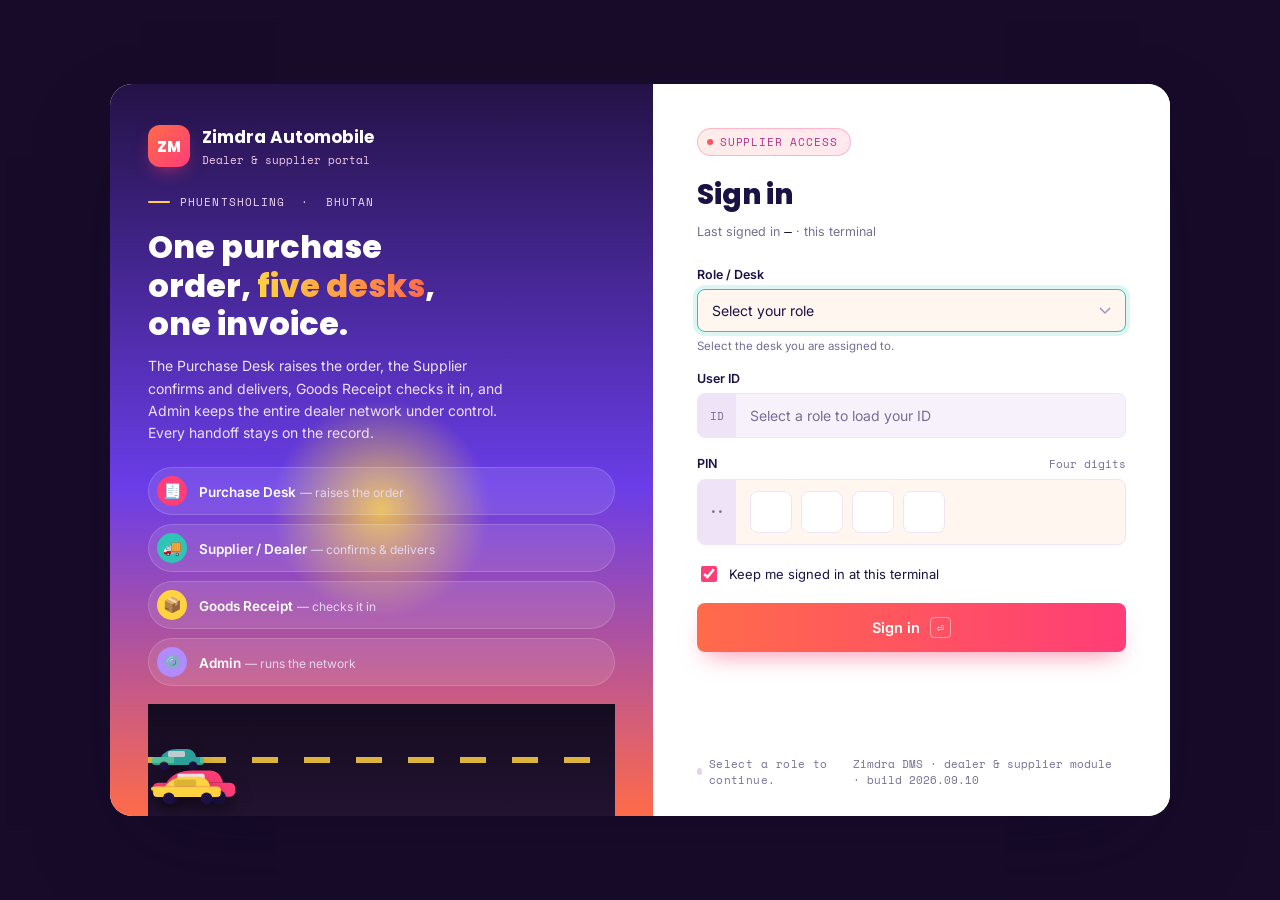
<file: role_dashboard/Supervisor/supervisor.html>
<!doctype html>
<html lang="en">
  <head>
    <meta charset="utf-8" />
    <meta name="viewport" content="width=device-width, initial-scale=1" />

    <title>Supervisor — Zimdra DMS</title>

    <link rel="preconnect" href="https://fonts.googleapis.com" />
    <link rel="preconnect" href="https://fonts.gstatic.com" crossorigin />

    <link
      href="https://fonts.googleapis.com/css2?family=Inter:wght@400;500;600;700;800&display=swap"
      rel="stylesheet"
    />

    <link rel="stylesheet" href="supervisor.css" />
  </head>

  <body>
    <div class="app">
      <!-- =====================================================
           SIDEBAR
           ===================================================== -->

      <aside class="sidebar">
        <div class="brand">
          <div class="brand-mark">ZM</div>

          <div>
            <strong>ZIMDRA</strong>
            <span>Workshop DMS</span>
          </div>
        </div>

        <div class="user-card">
          <div class="avatar" id="userInitials">SV</div>

          <div>
            <strong id="userName">Workshop Supervisor</strong>
            <span id="userId">SUP-001</span>
          </div>
        </div>

        <nav class="sidebar-nav">
          <div class="nav-label">WORKSHOP</div>

          <button
            type="button"
            class="nav-item active"
            data-section="dashboard"
          >
            <span class="nav-icon">▦</span>
            <span>Dashboard</span>
          </button>

          <button type="button" class="nav-item" data-section="assign">
            <span class="nav-icon">＋</span>
            <span>Assign Mechanic</span>
            <span class="nav-count" id="navAssignCount">0</span>
          </button>

          <button type="button" class="nav-item" data-section="roster">
            <span class="nav-icon">☰</span>
            <span>Mechanic Roster</span>
          </button>

          <div class="nav-label nav-label--second">SYSTEM</div>

          <button type="button" class="nav-item" data-section="reports">
            <span class="nav-icon">▥</span>
            <span>Reports</span>
          </button>

          <button type="button" class="nav-item" data-section="settings">
            <span class="nav-icon">⚙</span>
            <span>Settings</span>
          </button>
        </nav>

        <div class="sidebar-bottom">
          <div class="sidebar-status">
            <span class="status-dot"></span>

            <div>
              <strong>Workshop Open</strong>
              <small>08:00 — 17:30</small>
            </div>
          </div>

          <button type="button" class="btn secondary logout-btn" id="logoutBtn">
            ↪ Sign out
          </button>
        </div>
      </aside>

      <!-- =====================================================
           MAIN
           ===================================================== -->

      <div class="main">
        <header class="topbar">
          <div>
            <div class="breadcrumb">ZIMDRA AUTOMOBILE WORKSHOP</div>

            <h1 id="pageTitle" tabindex="-1">Supervisor Dashboard</h1>
          </div>

          <div class="topbar-actions">
            <div class="topbar-date">
              <span>TODAY</span>
              <strong id="currentDate">—</strong>
            </div>

            <div class="top-user">
              <div class="avatar small" id="topInitials">SV</div>

              <div>
                <strong id="topName">Workshop Supervisor</strong>
                <span>Supervisor</span>
              </div>
            </div>
          </div>
        </header>

        <div class="content">
          <!-- =============================================
               DASHBOARD
               ============================================= -->

          <section class="page-section active" id="section-dashboard">
            <div class="section-heading">
              <div>
                <div class="kicker">WORKSHOP CONTROL</div>

                <h2>Supervisor Dashboard</h2>

                <p>
                  Mechanic availability, workload by trade and the job cards
                  still waiting for a crew.
                </p>
              </div>

              <div class="section-actions">
                <button type="button" class="btn primary" data-section="assign">
                  Assign mechanics →
                </button>
              </div>
            </div>

            <div class="stats-grid">
              <div class="stat-card">
                <div class="stat-icon orange">⏱</div>

                <div>
                  <span>Waiting for a mechanic</span>
                  <strong id="statWaiting">0</strong>
                </div>
              </div>

              <div class="stat-card">
                <div class="stat-icon blue">▤</div>

                <div>
                  <span>Jobs in a bay</span>
                  <strong id="statInBay">0</strong>
                </div>
              </div>

              <div class="stat-card">
                <div class="stat-icon green">✓</div>

                <div>
                  <span>Mechanics free</span>
                  <strong id="statFree">0</strong>
                </div>
              </div>

              <div class="stat-card">
                <div class="stat-icon red">!</div>

                <div>
                  <span>Urgent / high priority</span>
                  <strong id="statUrgent">0</strong>
                </div>
              </div>
            </div>

            <div class="dashboard-grid">
              <section class="panel">
                <div class="panel-header">
                  <div>
                    <div class="kicker">JOB CARD QUEUE</div>
                    <h3>Waiting for a mechanic</h3>
                  </div>

                  <button
                    type="button"
                    class="text-button"
                    data-section="assign"
                  >
                    View all →
                  </button>
                </div>

                <div class="dashboard-list" id="waitingList"></div>
              </section>

              <section class="panel">
                <div class="panel-header">
                  <div>
                    <div class="kicker">MANPOWER</div>
                    <h3>Load by trade</h3>
                  </div>

                  <span class="panel-note">Unassigned hours</span>
                </div>

                <div class="chart-box" id="tradeChart"></div>
              </section>
            </div>

            <section class="panel panel--spaced">
              <div class="panel-header">
                <div>
                  <div class="kicker">MECHANICS</div>
                  <h3>Mechanic status</h3>
                </div>

                <span class="panel-note" id="mechSummary">—</span>
              </div>

              <div class="table-wrapper">
                <table>
                  <thead>
                    <tr>
                      <th>Code</th>
                      <th>Mechanic</th>
                      <th>Trade</th>
                      <th>Status</th>
                      <th>Job Card</th>
                      <th>Bay</th>
                      <th>Role on job</th>
                    </tr>
                  </thead>

                  <tbody id="dashMechBody"></tbody>
                </table>
              </div>
            </section>
          </section>

          <!-- =============================================
               ASSIGN MECHANIC
               ============================================= -->

          <section class="page-section" id="section-assign">
            <div class="section-heading">
              <div>
                <div class="kicker">WORKSHOP ALLOCATION</div>

                <h2>Assign Mechanic</h2>

                <p>
                  Pick a job card created by Job Card Entry and assign the
                  mechanics whose trade matches the work required.
                </p>
              </div>
            </div>

            <div class="lookup-card">
              <div class="lookup-header">
                <div>
                  <div class="kicker">FIND A JOB CARD</div>

                  <h3>Search job cards</h3>

                  <p>
                    Search by job card number, registration, customer or service
                    group.
                  </p>
                </div>

                <div class="filter-tabs" id="filterTabs">
                  <button
                    type="button"
                    class="filter-tab active"
                    data-filter="waiting"
                  >
                    Waiting
                  </button>

                  <button
                    type="button"
                    class="filter-tab"
                    data-filter="assigned"
                  >
                    Assigned
                  </button>

                  <button type="button" class="filter-tab" data-filter="all">
                    All
                  </button>
                </div>
              </div>

              <div class="lookup-input">
                <div class="input-group">
                  <input
                    type="search"
                    id="jobSearch"
                    placeholder="JC-2026-00421, BP-2-A1234, customer name..."
                    autocomplete="off"
                  />

                  <button type="button" class="btn secondary" id="clearSearch">
                    Clear
                  </button>
                </div>

                <p class="field-help">
                  A job card cannot go to a bay until
                  <strong>every trade on its work list</strong> has a mechanic.
                </p>
              </div>
            </div>

            <section class="panel">
              <div class="panel-header">
                <div>
                  <div class="kicker">JOB CARD REGISTER</div>
                  <h3>Job cards</h3>
                </div>

                <div class="result-count">
                  <span id="jobResultCount">0</span> records
                </div>
              </div>

              <div class="table-wrapper">
                <table>
                  <thead>
                    <tr>
                      <th>Job Card</th>
                      <th>Vehicle</th>
                      <th>Customer</th>
                      <th>Service</th>
                      <th>Priority</th>
                      <th>Work required</th>
                      <th>Mechanics</th>
                      <th>Status</th>
                      <th>Action</th>
                    </tr>
                  </thead>

                  <tbody id="jobTableBody"></tbody>
                </table>
              </div>
            </section>
          </section>

          <!-- =============================================
               MECHANIC ROSTER
               ============================================= -->

          <section class="page-section" id="section-roster">
            <div class="section-heading">
              <div>
                <div class="kicker">WORKSHOP FLOOR</div>

                <h2>Mechanic Roster</h2>

                <p>
                  Every mechanic, the trade they are qualified for, and what
                  they are working on right now.
                </p>
              </div>
            </div>

            <div class="roster-grid" id="rosterGrid"></div>
          </section>

          <!-- =============================================
               REPORTS
               ============================================= -->

          <section class="page-section" id="section-reports">
            <div class="panel">
              <div class="empty-state large">
                <div class="empty-icon">▥</div>

                <div class="kicker">REPORTING</div>

                <strong>Supervisor reports</strong>

                <span>
                  Mechanic productivity, bay utilisation and job card ageing
                  reports can be connected here.
                </span>
              </div>
            </div>
          </section>

          <!-- =============================================
               SETTINGS
               ============================================= -->

          <section class="page-section" id="section-settings">
            <div class="panel">
              <div class="empty-state large">
                <div class="empty-icon">⚙</div>

                <div class="kicker">SYSTEM</div>

                <strong>Settings</strong>

                <span>
                  Mechanic trades, bay list and workshop shift timings can be
                  managed here.
                </span>
              </div>
            </div>
          </section>
        </div>
      </div>
    </div>

    <!-- =========================================================
         ASSIGN MECHANIC MODAL
         ========================================================= -->

    <div class="modal" id="assignModal">
      <div class="modal-backdrop" data-close-modal></div>

      <div
        class="modal-card assign-modal"
        role="dialog"
        aria-modal="true"
        aria-labelledby="modalJobNo"
      >
        <div class="modal-header">
          <div>
            <div class="kicker">ASSIGN MECHANIC</div>

            <div class="modal-title-row">
              <h3 id="modalJobNo">—</h3>

              <span class="badge gray" id="modalStatus">WAITING</span>
            </div>
          </div>

          <button
            type="button"
            class="modal-close"
            id="modalClose"
            aria-label="Close"
          >
            ✕
          </button>
        </div>

        <!-- JOB SUMMARY -->

        <div class="modal-section">
          <div class="job-result-grid">
            <div class="job-info">
              <span>VEHICLE</span>
              <strong id="modalVehicle">—</strong>
            </div>

            <div class="job-info">
              <span>CUSTOMER</span>
              <strong id="modalCustomer">—</strong>
            </div>

            <div class="job-info">
              <span>SERVICE / VISIT</span>
              <strong id="modalService">—</strong>
            </div>

            <div class="job-info">
              <span>PROMISED</span>
              <strong id="modalPromised">—</strong>
            </div>
          </div>
        </div>

        <!-- WORK REQUIRED -->

        <div class="modal-section">
          <div class="modal-section-title">
            <strong>Work required</strong>
            <span id="coverageNote">—</span>
          </div>

          <div class="table-wrapper">
            <table>
              <thead>
                <tr>
                  <th>Work</th>
                  <th>Trade</th>
                  <th>Std. hours</th>
                  <th>Covered</th>
                </tr>
              </thead>

              <tbody id="modalLines"></tbody>
            </table>
          </div>
        </div>

        <!-- MECHANIC PICKER -->

        <div class="modal-section">
          <div class="modal-section-title">
            <strong>Select mechanics</strong>

            <label class="inline-check">
              <input type="checkbox" id="showAllTrades" />
              <span>Show mechanics from every trade</span>
            </label>
          </div>

          <div class="picker" id="mechPicker"></div>
        </div>

        <!-- CREW SUMMARY -->

        <div class="modal-section">
          <div class="modal-section-title">
            <strong>Crew for this job card</strong>
            <span id="crewNote">No mechanics selected</span>
          </div>

          <div class="crew-list" id="crewList"></div>

          <div class="empty-state" id="crewEmpty">
            <span>Select a mechanic above to build the crew.</span>
          </div>
        </div>

        <!-- BAY -->

        <div class="modal-section">
          <div class="form-grid">
            <div>
              <label for="bay">Service bay</label>

              <select id="bay"></select>
            </div>

            <div>
              <label for="crewNotes">Instructions to the crew</label>

              <input
                type="text"
                id="crewNotes"
                placeholder="Road test after repair, call customer before extra work..."
              />
            </div>
          </div>

          <p class="error-message" id="assignError" hidden></p>
        </div>

        <div class="modal-footer">
          <button type="button" class="btn secondary" id="cancelAssign">
            Cancel
          </button>

          <button type="button" class="btn danger" id="recallBtn" hidden>
            Recall from bay
          </button>

          <button type="button" class="btn primary" id="saveAssign">
            Assign mechanics →
          </button>
        </div>
      </div>
    </div>

    <!-- =========================================================
         TOAST
         ========================================================= -->

    <div class="toast" id="toast"></div>

    <script src="supervisor.js"></script>
  </body>
</html>
</file>
<file: role_dashboard/Clerk_Billing/clerk_billing.css>
/* ================================================================
   ZIMDRA DMS
   Billing Clerk
================================================================ */

:root {
    --ink: #18212b;
    --muted: #68737f;
    --line: #dfe5ea;
    --panel: #ffffff;
    --bg: #f4f6f8;

    --blue: #2457d6;
    --blue-dark: #1945b5;

    --green: #17864b;
    --green-bg: #eaf7ef;

    --yellow: #a66b00;
    --yellow-bg: #fff6dc;

    --red: #b42318;
    --red-bg: #fff0ee;

    --purple: #7146c8;
    --purple-bg: #f2edff;

    --shadow:
        0 8px 24px rgba(20, 32, 44, 0.07);

    --radius: 14px;

    --sidebar-width: 250px;

    font-family:
        Inter,
        ui-sans-serif,
        system-ui,
        -apple-system,
        BlinkMacSystemFont,
        "Segoe UI",
        sans-serif;
}


/* ================================================================
   RESET
================================================================ */

* {
    box-sizing: border-box;
}

html {
    scroll-behavior: smooth;
}

body {
    margin: 0;
    background: var(--bg);
    color: var(--ink);
    font-size: 14px;
}

button,
input,
select,
textarea {
    font: inherit;
}

button {
    cursor: pointer;
}

button:disabled {
    cursor: not-allowed;
    opacity: 0.55;
}


/* ================================================================
   APP SHELL
================================================================ */

.app-shell {
    min-height: 100vh;
    display: flex;
}


/* ================================================================
   SIDEBAR
================================================================ */

.sidebar {
    width: var(--sidebar-width);
    background: #111923;
    color: #ffffff;

    position: fixed;
    left: 0;
    top: 0;
    bottom: 0;

    display: flex;
    flex-direction: column;

    padding: 22px 16px;

    z-index: 20;
}

.brand {
    display: flex;
    align-items: center;
    gap: 12px;

    padding: 4px 8px 24px;
}

.brand-mark {
    width: 40px;
    height: 40px;

    border-radius: 10px;

    background: var(--blue);

    display: grid;
    place-items: center;

    font-weight: 800;
    letter-spacing: -0.5px;
}

.brand strong {
    display: block;
    font-size: 15px;
    letter-spacing: 1.2px;
}

.brand span {
    display: block;
    color: #8f9aa5;
    font-size: 11px;
    margin-top: 2px;
}


.role-card {
    display: flex;
    align-items: center;
    gap: 11px;

    padding: 12px;

    background: rgba(255, 255, 255, 0.055);

    border: 1px solid rgba(255, 255, 255, 0.08);

    border-radius: 12px;

    margin-bottom: 22px;
}

.role-avatar {
    width: 34px;
    height: 34px;

    border-radius: 50%;

    background: #26364b;

    display: grid;
    place-items: center;

    font-size: 11px;
    font-weight: 800;
}

.role-card strong {
    display: block;
    font-size: 12px;
}

.role-card span {
    display: block;

    color: #8f9aa5;

    font-size: 11px;

    margin-top: 3px;
}


.sidebar-nav {
    display: flex;
    flex-direction: column;
    gap: 5px;
}

.nav-item {
    width: 100%;

    display: flex;
    align-items: center;

    gap: 11px;

    border: 0;
    border-radius: 10px;

    padding: 11px 12px;

    background: transparent;

    color: #aab4bf;

    text-align: left;

    transition:
        background 0.18s ease,
        color 0.18s ease;
}

.nav-item:hover {
    background: rgba(255, 255, 255, 0.06);
    color: #ffffff;
}

.nav-item.active {
    background: #203d72;
    color: #ffffff;
}

.nav-icon {
    width: 20px;

    display: inline-grid;
    place-items: center;

    font-size: 15px;
}

.nav-count {
    margin-left: auto;

    min-width: 20px;
    height: 20px;

    padding: 0 6px;

    border-radius: 20px;

    display: grid;
    place-items: center;

    background: var(--yellow);
    color: white;

    font-size: 10px;
    font-weight: 800;
}


.sidebar-bottom {
    margin-top: auto;

    display: flex;
    flex-direction: column;

    gap: 7px;
}

.side-action {
    width: 100%;

    border: 1px solid rgba(255, 255, 255, 0.09);

    background: transparent;

    color: #9da8b3;

    border-radius: 9px;

    padding: 9px;

    font-size: 12px;
}

.side-action:hover {
    background: rgba(255, 255, 255, 0.06);
    color: white;
}

.side-action.danger:hover {
    color: #ffb1aa;
}


/* ================================================================
   MAIN
================================================================ */

.main-content {
    margin-left: var(--sidebar-width);

    width: calc(100% - var(--sidebar-width));

    min-height: 100vh;

    padding: 28px 34px 50px;
}


/* ================================================================
   TOPBAR
================================================================ */

.topbar {
    display: flex;
    align-items: center;
    justify-content: space-between;

    margin-bottom: 30px;
}

.page-kicker,
.section-kicker,
.panel-kicker {
    color: var(--blue);

    font-size: 10px;

    font-weight: 800;

    letter-spacing: 1.3px;

    text-transform: uppercase;
}

.topbar h1 {
    margin: 5px 0 0;

    font-size: 25px;

    letter-spacing: -0.6px;
}

.system-status {
    display: flex;
    align-items: center;
    gap: 8px;

    padding: 8px 11px;

    border: 1px solid var(--line);

    border-radius: 20px;

    background: white;

    color: var(--muted);

    font-size: 12px;
}

.status-dot {
    width: 7px;
    height: 7px;

    border-radius: 50%;

    background: var(--green);
}


/* ================================================================
   SECTION
================================================================ */

.tab-section {
    animation: fadeIn 0.2s ease;
}

.hidden {
    display: none !important;
}

.section-heading {
    display: flex;
    align-items: flex-end;
    justify-content: space-between;

    gap: 20px;

    margin-bottom: 20px;
}

.section-heading h2 {
    margin: 5px 0 4px;

    font-size: 21px;

    letter-spacing: -0.4px;
}

.section-heading p {
    margin: 0;

    color: var(--muted);

    line-height: 1.5;
}


/* ================================================================
   BUTTONS
================================================================ */

.btn {
    border: 0;

    border-radius: 9px;

    padding: 10px 15px;

    font-size: 13px;

    font-weight: 700;

    transition:
        transform 0.15s ease,
        background 0.15s ease;
}

.btn:hover {
    transform: translateY(-1px);
}

.btn-primary {
    background: var(--blue);
    color: white;
}

.btn-primary:hover {
    background: var(--blue-dark);
}

.btn-secondary {
    background: white;

    color: var(--ink);

    border: 1px solid var(--line);
}

.btn-secondary:hover {
    background: #f8fafc;
}

.text-button {
    background: none;
    border: 0;

    color: var(--blue);

    font-size: 12px;
    font-weight: 700;
}


/* ================================================================
   STAT CARDS
================================================================ */

.stats-grid {
    display: grid;

    grid-template-columns:
        repeat(4, minmax(0, 1fr));

    gap: 15px;

    margin-bottom: 20px;
}

.stat-card {
    background: var(--panel);

    border: 1px solid var(--line);

    border-radius: var(--radius);

    box-shadow: var(--shadow);

    padding: 17px;

    display: flex;
    align-items: center;

    gap: 13px;
}

.stat-icon {
    width: 42px;
    height: 42px;

    border-radius: 11px;

    display: grid;
    place-items: center;

    font-size: 13px;
    font-weight: 800;
}

.stat-icon.blue {
    color: var(--blue);
    background: #edf2ff;
}

.stat-icon.yellow {
    color: var(--yellow);
    background: var(--yellow-bg);
}

.stat-icon.green {
    color: var(--green);
    background: var(--green-bg);
}

.stat-icon.purple {
    color: var(--purple);
    background: var(--purple-bg);
}

.stat-card span {
    display: block;

    color: var(--muted);

    font-size: 11px;

    margin-bottom: 4px;
}

.stat-card strong {
    display: block;

    font-size: 18px;
}


/* ================================================================
   COLUMNS
================================================================ */

.two-column {
    display: grid;

    grid-template-columns:
        minmax(0, 1.65fr)
        minmax(300px, 1fr);

    gap: 18px;
}


/* ================================================================
   PANEL
================================================================ */

.panel {
    background: var(--panel);

    border: 1px solid var(--line);

    border-radius: var(--radius);

    box-shadow: var(--shadow);

    padding: 20px;

    margin-bottom: 18px;
}

.panel-header {
    display: flex;
    justify-content: space-between;
    align-items: flex-start;

    gap: 15px;

    margin-bottom: 17px;
}

.panel-header h3 {
    margin: 4px 0 0;

    font-size: 16px;
}

.subsection {
    margin-top: 27px;

    padding-top: 22px;

    border-top: 1px solid var(--line);
}

.subsection-header {
    margin-bottom: 13px;
}

.subsection-header h4 {
    margin: 0 0 4px;

    font-size: 14px;
}

.subsection-header p {
    margin: 0;

    color: var(--muted);

    font-size: 12px;
}


/* ================================================================
   TABLE
================================================================ */

.table-wrap {
    overflow-x: auto;
}

table {
    width: 100%;

    border-collapse: collapse;

    min-width: 650px;
}

th {
    padding: 10px 11px;

    border-bottom: 1px solid var(--line);

    color: var(--muted);

    font-size: 10px;

    text-transform: uppercase;

    letter-spacing: 0.7px;

    text-align: left;

    white-space: nowrap;
}

td {
    padding: 12px 11px;

    border-bottom: 1px solid #edf0f2;

    font-size: 12px;

    vertical-align: middle;
}

tbody tr:hover {
    background: #fafbfd;
}

tbody tr:last-child td {
    border-bottom: 0;
}


/* ================================================================
   LOOKUP
================================================================ */

.lookup-panel {
    padding: 15px;
}

.lookup-row {
    display: flex;

    align-items: flex-end;

    gap: 12px;
}

.grow {
    flex: 1;
}

.lookup-button {
    height: 39px;
}


/* ================================================================
   FORM FIELDS
================================================================ */

.field {
    display: flex;
    flex-direction: column;

    gap: 6px;
}

.field label {
    color: var(--muted);

    font-size: 11px;

    font-weight: 700;
}

.field input,
.field select,
.field textarea {
    width: 100%;

    min-height: 39px;

    border: 1px solid var(--line);

    border-radius: 8px;

    background: white;

    padding: 9px 11px;

    color: var(--ink);

    outline: none;
}

.field input:focus,
.field select:focus,
.field textarea:focus {
    border-color: var(--blue);

    box-shadow:
        0 0 0 3px rgba(36, 87, 214, 0.09);
}


/* ================================================================
   CUSTOMER INFO
================================================================ */

.customer-grid {
    display: grid;

    grid-template-columns:
        repeat(3, minmax(0, 1fr));

    gap: 10px;
}

.info-box {
    border: 1px solid var(--line);

    background: #fafbfd;

    border-radius: 9px;

    padding: 11px;
}

.info-box span {
    display: block;

    color: var(--muted);

    font-size: 10px;

    margin-bottom: 5px;
}

.info-box strong {
    display: block;

    font-size: 12px;
}


/* ================================================================
   STATUS BADGES
================================================================ */

.status-badge {
    display: inline-flex;

    align-items: center;

    border-radius: 20px;

    padding: 5px 9px;

    font-size: 10px;

    font-weight: 800;

    background: var(--green-bg);

    color: var(--green);
}

.status-badge.pending {
    background: var(--yellow-bg);
    color: var(--yellow);
}

.status-badge.paid {
    background: var(--green-bg);
    color: var(--green);
}


/* ================================================================
   CHARGES
================================================================ */

.charges-grid {
    display: grid;

    grid-template-columns:
        repeat(4, minmax(0, 1fr));

    gap: 12px;
}


/* ================================================================
   BILLING SUMMARY
================================================================ */

.billing-summary {
    margin-top: 22px;

    margin-left: auto;

    width: min(430px, 100%);

    border-top: 1px solid var(--line);
}

.summary-row {
    display: flex;

    justify-content: space-between;

    gap: 20px;

    padding: 9px 0;

    border-bottom: 1px solid #edf0f2;

    color: var(--muted);
}

.summary-row strong {
    color: var(--ink);
}

.discount-value {
    color: var(--red) !important;
}

.grand-total {
    padding-top: 15px;

    border-bottom: 0;

    font-size: 16px;

    color: var(--ink);
}

.grand-total strong {
    color: var(--blue);

    font-size: 19px;
}


/* ================================================================
   ACTION BAR
================================================================ */

.action-bar {
    display: flex;

    justify-content: flex-end;

    gap: 9px;

    margin-top: 20px;

    padding-top: 18px;

    border-top: 1px solid var(--line);
}


/* ================================================================
   MINI LIST
================================================================ */

.mini-list {
    display: flex;
    flex-direction: column;

    gap: 8px;
}

.mini-item {
    border: 1px solid var(--line);

    border-radius: 9px;

    padding: 11px;

    display: flex;
    justify-content: space-between;

    gap: 12px;
}

.mini-item strong {
    display: block;

    font-size: 12px;
}

.mini-item span {
    display: block;

    color: var(--muted);

    font-size: 10px;

    margin-top: 3px;
}

.mini-amount {
    color: var(--blue);

    font-weight: 800;

    white-space: nowrap;
}


/* ================================================================
   EMPTY STATE
================================================================ */

.empty-state {
    text-align: center;

    padding: 35px 20px;

    color: var(--muted);
}

.empty-icon {
    width: 36px;
    height: 36px;

    margin: 0 auto 10px;

    display: grid;
    place-items: center;

    border-radius: 50%;

    background: #f0f3f6;

    color: var(--muted);

    font-weight: 800;
}

.empty-state strong {
    display: block;

    color: var(--ink);

    margin-bottom: 4px;
}

.empty-state p {
    margin: 0;

    font-size: 12px;
}


/* ================================================================
   ERROR
================================================================ */

.error-message {
    margin-top: 9px;

    border-radius: 8px;

    padding: 9px 11px;

    background: var(--red-bg);

    color: var(--red);

    font-size: 12px;
}


/* ================================================================
   MODAL
================================================================ */

.modal-backdrop {
    position: fixed;

    inset: 0;

    z-index: 100;

    background: rgba(15, 23, 32, 0.58);

    display: flex;

    align-items: center;
    justify-content: center;

    padding: 20px;
}

.modal {
    width: min(850px, 100%);

    max-height: 92vh;

    overflow: auto;

    background: white;

    border-radius: 16px;

    box-shadow:
        0 25px 70px rgba(0, 0, 0, 0.22);
}

.modal-header {
    padding: 18px 20px;

    display: flex;

    justify-content: space-between;

    align-items: flex-start;

    border-bottom: 1px solid var(--line);
}

.modal-header h2 {
    margin: 4px 0 0;

    font-size: 18px;
}

.modal-close {
    border: 0;

    background: transparent;

    font-size: 25px;

    line-height: 1;

    color: var(--muted);
}

.modal-actions {
    padding: 14px 20px;

    border-top: 1px solid var(--line);

    display: flex;

    justify-content: flex-end;

    gap: 8px;
}


/* ================================================================
   INVOICE
================================================================ */

.invoice {
    padding: 25px;
}

.invoice-header {
    display: flex;

    justify-content: space-between;

    gap: 20px;

    padding-bottom: 20px;

    border-bottom: 2px solid var(--ink);
}

.invoice-company h2 {
    margin: 0;

    font-size: 22px;

    letter-spacing: 0.5px;
}

.invoice-company p {
    margin: 5px 0 0;

    color: var(--muted);

    font-size: 11px;

    line-height: 1.5;
}

.invoice-number {
    text-align: right;
}

.invoice-number span {
    display: block;

    color: var(--muted);

    font-size: 10px;

    text-transform: uppercase;
}

.invoice-number strong {
    display: block;

    margin-top: 4px;

    font-size: 15px;
}

.invoice-customer {
    display: grid;

    grid-template-columns:
        repeat(3, 1fr);

    gap: 10px;

    margin: 20px 0;
}

.invoice-customer div {
    background: #f7f9fb;

    border-radius: 8px;

    padding: 10px;
}

.invoice-customer span {
    display: block;

    color: var(--muted);

    font-size: 9px;

    text-transform: uppercase;
}

.invoice-customer strong {
    display: block;

    margin-top: 4px;

    font-size: 11px;
}

.invoice table {
    min-width: 0;
}

.invoice th,
.invoice td {
    padding: 8px;

    font-size: 10px;
}

.invoice-total {
    width: 330px;

    margin-left: auto;

    margin-top: 18px;
}

.invoice-total .total-line {
    display: flex;

    justify-content: space-between;

    padding: 6px 0;

    border-bottom: 1px solid var(--line);

    font-size: 11px;
}

.invoice-total .final {
    font-size: 15px;

    font-weight: 800;

    border-bottom: 0;

    padding-top: 10px;
}

.invoice-footer {
    margin-top: 30px;

    padding-top: 15px;

    border-top: 1px solid var(--line);

    color: var(--muted);

    font-size: 10px;

    line-height: 1.5;
}


/* ================================================================
   TOAST
================================================================ */

.toast {
    position: fixed;

    right: 25px;
    bottom: 25px;

    z-index: 200;

    background: #18212b;

    color: white;

    padding: 12px 15px;

    border-radius: 9px;

    box-shadow:
        0 10px 30px rgba(0, 0, 0, 0.2);

    font-size: 12px;

    max-width: 360px;

    animation: slideUp 0.2s ease;
}

.toast.error {
    background: var(--red);
}

.toast.success {
    background: var(--green);
}


/* ================================================================
   ANIMATION
================================================================ */

@keyframes fadeIn {
    from {
        opacity: 0;
        transform: translateY(3px);
    }

    to {
        opacity: 1;
        transform: translateY(0);
    }
}

@keyframes slideUp {
    from {
        opacity: 0;
        transform: translateY(8px);
    }

    to {
        opacity: 1;
        transform: translateY(0);
    }
}


/* ================================================================
   RESPONSIVE
================================================================ */

@media (max-width: 1100px) {

    .stats-grid {
        grid-template-columns:
            repeat(2, 1fr);
    }

    .two-column {
        grid-template-columns: 1fr;
    }

    .charges-grid {
        grid-template-columns:
            repeat(2, 1fr);
    }
}


@media (max-width: 800px) {

    .sidebar {
        width: 210px;
    }

    .main-content {
        margin-left: 210px;

        width: calc(100% - 210px);

        padding: 22px 18px 40px;
    }

    .customer-grid {
        grid-template-columns:
            repeat(2, 1fr);
    }

    .section-heading {
        align-items: flex-start;

        flex-direction: column;
    }
}


@media (max-width: 600px) {

    .sidebar {
        position: relative;

        width: 100%;

        height: auto;

        min-height: auto;
    }

    .app-shell {
        display: block;
    }

    .main-content {
        margin-left: 0;

        width: 100%;

        padding: 20px 14px 35px;
    }

    .sidebar-nav {
        display: grid;

        grid-template-columns:
            repeat(2, 1fr);
    }

    .sidebar-bottom {
        margin-top: 15px;
    }

    .stats-grid {
        grid-template-columns: 1fr;
    }

    .customer-grid,
    .charges-grid {
        grid-template-columns: 1fr;
    }

    .lookup-row {
        flex-direction: column;

        align-items: stretch;
    }

    .lookup-button {
        width: 100%;
    }

    .topbar {
        align-items: flex-start;

        gap: 15px;

        flex-direction: column;
    }

    .invoice-customer {
        grid-template-columns: 1fr;
    }

    .invoice-total {
        width: 100%;
    }
}


/* ================================================================
   PRINT
================================================================ */

@media print {

    body {
        background: white;
    }

    body * {
        visibility: hidden;
    }

    #billModal,
    #billModal * {
        visibility: visible;
    }

    #billModal {
        position: absolute;

        inset: 0;

        background: white;

        padding: 0;
    }

    .invoice-modal {
        width: 100%;

        max-height: none;

        box-shadow: none;

        border-radius: 0;
    }

    .modal-header,
    .modal-actions {
        display: none !important;
    }

    .invoice {
        padding: 15px;
    }
}
</file>
<file: role_dashboard/Billing/billing.css>
/* ================================================================
   ZIMDRA DMS
   Billing Clerk
================================================================ */

:root {
    --ink: #18212b;
    --muted: #68737f;
    --line: #dfe5ea;
    --panel: #ffffff;
    --bg: #f4f6f8;

    --blue: #2457d6;
    --blue-dark: #1945b5;

    --green: #17864b;
    --green-bg: #eaf7ef;

    --yellow: #a66b00;
    --yellow-bg: #fff6dc;

    --red: #b42318;
    --red-bg: #fff0ee;

    --purple: #7146c8;
    --purple-bg: #f2edff;

    --shadow:
        0 8px 24px rgba(20, 32, 44, 0.07);

    --radius: 14px;

    --sidebar-width: 250px;

    font-family:
        Inter,
        ui-sans-serif,
        system-ui,
        -apple-system,
        BlinkMacSystemFont,
        "Segoe UI",
        sans-serif;
}


/* ================================================================
   RESET
================================================================ */

* {
    box-sizing: border-box;
}

html {
    scroll-behavior: smooth;
}

body {
    margin: 0;
    background: var(--bg);
    color: var(--ink);
    font-size: 14px;
}

button,
input,
select,
textarea {
    font: inherit;
}

button {
    cursor: pointer;
}

button:disabled {
    cursor: not-allowed;
    opacity: 0.55;
}


/* ================================================================
   APP SHELL
================================================================ */

.app-shell {
    min-height: 100vh;
    display: flex;
}


/* ================================================================
   SIDEBAR
================================================================ */

.sidebar {
    width: var(--sidebar-width);
    background: #111923;
    color: #ffffff;

    position: fixed;
    left: 0;
    top: 0;
    bottom: 0;

    display: flex;
    flex-direction: column;

    padding: 22px 16px;

    z-index: 20;
}

.brand {
    display: flex;
    align-items: center;
    gap: 12px;

    padding: 4px 8px 24px;
}

.brand-mark {
    width: 40px;
    height: 40px;

    border-radius: 10px;

    background: var(--blue);

    display: grid;
    place-items: center;

    font-weight: 800;
    letter-spacing: -0.5px;
}

.brand strong {
    display: block;
    font-size: 15px;
    letter-spacing: 1.2px;
}

.brand span {
    display: block;
    color: #8f9aa5;
    font-size: 11px;
    margin-top: 2px;
}


.role-card {
    display: flex;
    align-items: center;
    gap: 11px;

    padding: 12px;

    background: rgba(255, 255, 255, 0.055);

    border: 1px solid rgba(255, 255, 255, 0.08);

    border-radius: 12px;

    margin-bottom: 22px;
}

.role-avatar {
    width: 34px;
    height: 34px;

    border-radius: 50%;

    background: #26364b;

    display: grid;
    place-items: center;

    font-size: 11px;
    font-weight: 800;
}

.role-card strong {
    display: block;
    font-size: 12px;
}

.role-card span {
    display: block;

    color: #8f9aa5;

    font-size: 11px;

    margin-top: 3px;
}


.sidebar-nav {
    display: flex;
    flex-direction: column;
    gap: 5px;
}

.nav-item {
    width: 100%;

    display: flex;
    align-items: center;

    gap: 11px;

    border: 0;
    border-radius: 10px;

    padding: 11px 12px;

    background: transparent;

    color: #aab4bf;

    text-align: left;

    transition:
        background 0.18s ease,
        color 0.18s ease;
}

.nav-item:hover {
    background: rgba(255, 255, 255, 0.06);
    color: #ffffff;
}

.nav-item.active {
    background: #203d72;
    color: #ffffff;
}

.nav-icon {
    width: 20px;

    display: inline-grid;
    place-items: center;

    font-size: 15px;
}

.nav-count {
    margin-left: auto;

    min-width: 20px;
    height: 20px;

    padding: 0 6px;

    border-radius: 20px;

    display: grid;
    place-items: center;

    background: var(--yellow);
    color: white;

    font-size: 10px;
    font-weight: 800;
}


.sidebar-bottom {
    margin-top: auto;

    display: flex;
    flex-direction: column;

    gap: 7px;
}

.side-action {
    width: 100%;

    border: 1px solid rgba(255, 255, 255, 0.09);

    background: transparent;

    color: #9da8b3;

    border-radius: 9px;

    padding: 9px;

    font-size: 12px;
}

.side-action:hover {
    background: rgba(255, 255, 255, 0.06);
    color: white;
}

.side-action.danger:hover {
    color: #ffb1aa;
}


/* ================================================================
   MAIN
================================================================ */

.main-content {
    margin-left: var(--sidebar-width);

    width: calc(100% - var(--sidebar-width));

    min-height: 100vh;

    padding: 28px 34px 50px;
}


/* ================================================================
   TOPBAR
================================================================ */

.topbar {
    display: flex;
    align-items: center;
    justify-content: space-between;

    margin-bottom: 30px;
}

.page-kicker,
.section-kicker,
.panel-kicker {
    color: var(--blue);

    font-size: 10px;

    font-weight: 800;

    letter-spacing: 1.3px;

    text-transform: uppercase;
}

.topbar h1 {
    margin: 5px 0 0;

    font-size: 25px;

    letter-spacing: -0.6px;
}

.system-status {
    display: flex;
    align-items: center;
    gap: 8px;

    padding: 8px 11px;

    border: 1px solid var(--line);

    border-radius: 20px;

    background: white;

    color: var(--muted);

    font-size: 12px;
}

.status-dot {
    width: 7px;
    height: 7px;

    border-radius: 50%;

    background: var(--green);
}


/* ================================================================
   SECTION
================================================================ */

.tab-section {
    animation: fadeIn 0.2s ease;
}

.hidden {
    display: none !important;
}

.section-heading {
    display: flex;
    align-items: flex-end;
    justify-content: space-between;

    gap: 20px;

    margin-bottom: 20px;
}

.section-heading h2 {
    margin: 5px 0 4px;

    font-size: 21px;

    letter-spacing: -0.4px;
}

.section-heading p {
    margin: 0;

    color: var(--muted);

    line-height: 1.5;
}


/* ================================================================
   BUTTONS
================================================================ */

.btn {
    border: 0;

    border-radius: 9px;

    padding: 10px 15px;

    font-size: 13px;

    font-weight: 700;

    transition:
        transform 0.15s ease,
        background 0.15s ease;
}

.btn:hover {
    transform: translateY(-1px);
}

.btn-primary {
    background: var(--blue);
    color: white;
}

.btn-primary:hover {
    background: var(--blue-dark);
}

.btn-secondary {
    background: white;

    color: var(--ink);

    border: 1px solid var(--line);
}

.btn-secondary:hover {
    background: #f8fafc;
}

.text-button {
    background: none;
    border: 0;

    color: var(--blue);

    font-size: 12px;
    font-weight: 700;
}


/* ================================================================
   STAT CARDS
================================================================ */

.stats-grid {
    display: grid;

    grid-template-columns:
        repeat(4, minmax(0, 1fr));

    gap: 15px;

    margin-bottom: 20px;
}

.stat-card {
    background: var(--panel);

    border: 1px solid var(--line);

    border-radius: var(--radius);

    box-shadow: var(--shadow);

    padding: 17px;

    display: flex;
    align-items: center;

    gap: 13px;
}

.stat-icon {
    width: 42px;
    height: 42px;

    border-radius: 11px;

    display: grid;
    place-items: center;

    font-size: 13px;
    font-weight: 800;
}

.stat-icon.blue {
    color: var(--blue);
    background: #edf2ff;
}

.stat-icon.yellow {
    color: var(--yellow);
    background: var(--yellow-bg);
}

.stat-icon.green {
    color: var(--green);
    background: var(--green-bg);
}

.stat-icon.purple {
    color: var(--purple);
    background: var(--purple-bg);
}

.stat-card span {
    display: block;

    color: var(--muted);

    font-size: 11px;

    margin-bottom: 4px;
}

.stat-card strong {
    display: block;

    font-size: 18px;
}


/* ================================================================
   COLUMNS
================================================================ */

.two-column {
    display: grid;

    grid-template-columns:
        minmax(0, 1.65fr)
        minmax(300px, 1fr);

    gap: 18px;
}


/* ================================================================
   PANEL
================================================================ */

.panel {
    background: var(--panel);

    border: 1px solid var(--line);

    border-radius: var(--radius);

    box-shadow: var(--shadow);

    padding: 20px;

    margin-bottom: 18px;
}

.panel-header {
    display: flex;
    justify-content: space-between;
    align-items: flex-start;

    gap: 15px;

    margin-bottom: 17px;
}

.panel-header h3 {
    margin: 4px 0 0;

    font-size: 16px;
}

.subsection {
    margin-top: 27px;

    padding-top: 22px;

    border-top: 1px solid var(--line);
}

.subsection-header {
    margin-bottom: 13px;
}

.subsection-header h4 {
    margin: 0 0 4px;

    font-size: 14px;
}

.subsection-header p {
    margin: 0;

    color: var(--muted);

    font-size: 12px;
}

.mechanic-section-header {
    display: flex;

    justify-content: space-between;

    align-items: flex-start;

    gap: 14px;

    flex-wrap: wrap;
}


/* ================================================================
   TABLE
================================================================ */

.table-wrap {
    overflow-x: auto;
}

table {
    width: 100%;

    border-collapse: collapse;

    min-width: 650px;
}

th {
    padding: 10px 11px;

    border-bottom: 1px solid var(--line);

    color: var(--muted);

    font-size: 10px;

    text-transform: uppercase;

    letter-spacing: 0.7px;

    text-align: left;

    white-space: nowrap;
}

td {
    padding: 12px 11px;

    border-bottom: 1px solid #edf0f2;

    font-size: 12px;

    vertical-align: middle;
}

tbody tr:hover {
    background: #fafbfd;
}

tbody tr:last-child td {
    border-bottom: 0;
}


/* ================================================================
   LOOKUP
================================================================ */

.lookup-panel {
    padding: 15px;
}

.lookup-row {
    display: flex;

    align-items: flex-end;

    gap: 12px;
}

.grow {
    flex: 1;
}

.lookup-button {
    height: 39px;
}


/* ================================================================
   FORM FIELDS
================================================================ */

.field {
    display: flex;
    flex-direction: column;

    gap: 6px;
}

.field label {
    color: var(--muted);

    font-size: 11px;

    font-weight: 700;
}

.field input,
.field select,
.field textarea {
    width: 100%;

    min-height: 39px;

    border: 1px solid var(--line);

    border-radius: 8px;

    background: white;

    padding: 9px 11px;

    color: var(--ink);

    outline: none;
}

.field input:focus,
.field select:focus,
.field textarea:focus {
    border-color: var(--blue);

    box-shadow:
        0 0 0 3px rgba(36, 87, 214, 0.09);
}


/* ================================================================
   CUSTOMER INFO
================================================================ */

.customer-grid {
    display: grid;

    grid-template-columns:
        repeat(3, minmax(0, 1fr));

    gap: 10px;
}

.info-box {
    border: 1px solid var(--line);

    background: #fafbfd;

    border-radius: 9px;

    padding: 11px;
}

.info-box span {
    display: block;

    color: var(--muted);

    font-size: 10px;

    margin-bottom: 5px;
}

.info-box strong {
    display: block;

    font-size: 12px;
}


/* ================================================================
   STATUS BADGES
================================================================ */

.status-badge {
    display: inline-flex;

    align-items: center;

    border-radius: 20px;

    padding: 5px 9px;

    font-size: 10px;

    font-weight: 800;

    background: var(--green-bg);

    color: var(--green);
}

.status-badge.pending {
    background: var(--yellow-bg);
    color: var(--yellow);
}

.status-badge.paid {
    background: var(--green-bg);
    color: var(--green);
}


/* ================================================================
   CHARGES
================================================================ */

.charges-grid {
    display: grid;

    grid-template-columns:
        repeat(4, minmax(0, 1fr));

    gap: 12px;
}


/* ================================================================
   MECHANIC ITEMS / MODAL
================================================================ */

.mechanic-items-wrap {
    margin-bottom: 10px;
}

.mechanic-modal {
    width: min(620px, 100%);
}

.mechanic-form {
    padding: 20px;

    display: grid;

    grid-template-columns:
        repeat(2, minmax(0, 1fr));

    gap: 12px;
}

.mechanic-form strong {
    display: block;

    min-height: 39px;

    display: flex;
    align-items: center;

    border: 1px solid var(--line);

    border-radius: 8px;

    background: #fafbfd;

    padding: 0 11px;

    font-size: 15px;

    color: var(--blue);
}

.row-remove {
    width: 26px;
    height: 26px;

    border: 1px solid var(--line);

    background: white;

    color: var(--red);

    border-radius: 6px;

    padding: 0;

    font-size: 12px;

    line-height: 1;
}

.row-remove:hover {
    background: var(--red-bg);
}


/* ================================================================
   BILLING SUMMARY
================================================================ */

.billing-summary {
    margin-top: 22px;

    margin-left: auto;

    width: min(430px, 100%);

    border-top: 1px solid var(--line);
}

.summary-row {
    display: flex;

    justify-content: space-between;

    gap: 20px;

    padding: 9px 0;

    border-bottom: 1px solid #edf0f2;

    color: var(--muted);
}

.summary-row strong {
    color: var(--ink);
}

.discount-value {
    color: var(--red) !important;
}

.grand-total {
    padding-top: 15px;

    border-bottom: 0;

    font-size: 16px;

    color: var(--ink);
}

.grand-total strong {
    color: var(--blue);

    font-size: 19px;
}


/* ================================================================
   ACTION BAR
================================================================ */

.action-bar {
    display: flex;

    justify-content: flex-end;

    gap: 9px;

    margin-top: 20px;

    padding-top: 18px;

    border-top: 1px solid var(--line);
}


/* ================================================================
   MINI LIST
================================================================ */

.mini-list {
    display: flex;
    flex-direction: column;

    gap: 8px;
}

.mini-item {
    border: 1px solid var(--line);

    border-radius: 9px;

    padding: 11px;

    display: flex;
    justify-content: space-between;

    gap: 12px;
}

.mini-item strong {
    display: block;

    font-size: 12px;
}

.mini-item span {
    display: block;

    color: var(--muted);

    font-size: 10px;

    margin-top: 3px;
}

.mini-amount {
    color: var(--blue);

    font-weight: 800;

    white-space: nowrap;
}


/* ================================================================
   EMPTY STATE
================================================================ */

.empty-state {
    text-align: center;

    padding: 35px 20px;

    color: var(--muted);
}

.empty-icon {
    width: 36px;
    height: 36px;

    margin: 0 auto 10px;

    display: grid;
    place-items: center;

    border-radius: 50%;

    background: #f0f3f6;

    color: var(--muted);

    font-weight: 800;
}

.empty-state strong {
    display: block;

    color: var(--ink);

    margin-bottom: 4px;
}

.empty-state p {
    margin: 0;

    font-size: 12px;
}


/* ================================================================
   ERROR
================================================================ */

.error-message {
    margin-top: 9px;

    border-radius: 8px;

    padding: 9px 11px;

    background: var(--red-bg);

    color: var(--red);

    font-size: 12px;
}


/* ================================================================
   MODAL
================================================================ */

.modal-backdrop {
    position: fixed;

    inset: 0;

    z-index: 100;

    background: rgba(15, 23, 32, 0.58);

    display: flex;

    align-items: center;
    justify-content: center;

    padding: 20px;
}

.modal {
    width: min(850px, 100%);

    max-height: 92vh;

    overflow: auto;

    background: white;

    border-radius: 16px;

    box-shadow:
        0 25px 70px rgba(0, 0, 0, 0.22);
}

.modal-header {
    padding: 18px 20px;

    display: flex;

    justify-content: space-between;

    align-items: flex-start;

    border-bottom: 1px solid var(--line);
}

.modal-header h2 {
    margin: 4px 0 0;

    font-size: 18px;
}

.modal-close {
    border: 0;

    background: transparent;

    font-size: 25px;

    line-height: 1;

    color: var(--muted);
}

.modal-actions {
    padding: 14px 20px;

    border-top: 1px solid var(--line);

    display: flex;

    justify-content: flex-end;

    gap: 8px;
}


/* ================================================================
   INVOICE
================================================================ */

.invoice {
    padding: 25px;
}

.invoice-header {
    display: flex;

    justify-content: space-between;

    gap: 20px;

    padding-bottom: 20px;

    border-bottom: 2px solid var(--ink);
}

.invoice-company h2 {
    margin: 0;

    font-size: 22px;

    letter-spacing: 0.5px;
}

.invoice-company p {
    margin: 5px 0 0;

    color: var(--muted);

    font-size: 11px;

    line-height: 1.5;
}

.invoice-number {
    text-align: right;
}

.invoice-number span {
    display: block;

    color: var(--muted);

    font-size: 10px;

    text-transform: uppercase;
}

.invoice-number strong {
    display: block;

    margin-top: 4px;

    font-size: 15px;
}

.invoice-customer {
    display: grid;

    grid-template-columns:
        repeat(3, 1fr);

    gap: 10px;

    margin: 20px 0;
}

.invoice-customer div {
    background: #f7f9fb;

    border-radius: 8px;

    padding: 10px;
}

.invoice-customer span {
    display: block;

    color: var(--muted);

    font-size: 9px;

    text-transform: uppercase;
}

.invoice-customer strong {
    display: block;

    margin-top: 4px;

    font-size: 11px;
}

.invoice table {
    min-width: 0;
}

.invoice th,
.invoice td {
    padding: 8px;

    font-size: 10px;
}

.invoice-subhead {
    margin: 18px 0 10px;

    padding-top: 16px;

    border-top: 1px solid var(--line);
}

.invoice-subhead h4 {
    margin: 0;

    font-size: 12px;

    text-transform: uppercase;

    letter-spacing: 0.5px;

    color: var(--muted);
}

.invoice-total {
    width: 330px;

    margin-left: auto;

    margin-top: 18px;
}

.invoice-total .total-line {
    display: flex;

    justify-content: space-between;

    padding: 6px 0;

    border-bottom: 1px solid var(--line);

    font-size: 11px;
}

.invoice-total .final {
    font-size: 15px;

    font-weight: 800;

    border-bottom: 0;

    padding-top: 10px;
}

.invoice-footer {
    margin-top: 30px;

    padding-top: 15px;

    border-top: 1px solid var(--line);

    color: var(--muted);

    font-size: 10px;

    line-height: 1.5;
}


/* ================================================================
   TOAST
================================================================ */

.toast {
    position: fixed;

    right: 25px;
    bottom: 25px;

    z-index: 200;

    background: #18212b;

    color: white;

    padding: 12px 15px;

    border-radius: 9px;

    box-shadow:
        0 10px 30px rgba(0, 0, 0, 0.2);

    font-size: 12px;

    max-width: 360px;

    animation: slideUp 0.2s ease;
}

.toast.error {
    background: var(--red);
}

.toast.success {
    background: var(--green);
}


/* ================================================================
   ANIMATION
================================================================ */

@keyframes fadeIn {
    from {
        opacity: 0;
        transform: translateY(3px);
    }

    to {
        opacity: 1;
        transform: translateY(0);
    }
}

@keyframes slideUp {
    from {
        opacity: 0;
        transform: translateY(8px);
    }

    to {
        opacity: 1;
        transform: translateY(0);
    }
}


/* ================================================================
   RESPONSIVE
================================================================ */

@media (max-width: 1100px) {

    .stats-grid {
        grid-template-columns:
            repeat(2, 1fr);
    }

    .two-column {
        grid-template-columns: 1fr;
    }

    .charges-grid {
        grid-template-columns:
            repeat(2, 1fr);
    }

    .mechanic-form {
        grid-template-columns: 1fr;
    }
}


@media (max-width: 800px) {

    .sidebar {
        width: 210px;
    }

    .main-content {
        margin-left: 210px;

        width: calc(100% - 210px);

        padding: 22px 18px 40px;
    }

    .customer-grid {
        grid-template-columns:
            repeat(2, 1fr);
    }

    .section-heading {
        align-items: flex-start;

        flex-direction: column;
    }
}


@media (max-width: 600px) {

    .sidebar {
        position: relative;

        width: 100%;

        height: auto;

        min-height: auto;
    }

    .app-shell {
        display: block;
    }

    .main-content {
        margin-left: 0;

        width: 100%;

        padding: 20px 14px 35px;
    }

    .sidebar-nav {
        display: grid;

        grid-template-columns:
            repeat(2, 1fr);
    }

    .sidebar-bottom {
        margin-top: 15px;
    }

    .stats-grid {
        grid-template-columns: 1fr;
    }

    .customer-grid,
    .charges-grid {
        grid-template-columns: 1fr;
    }

    .lookup-row {
        flex-direction: column;

        align-items: stretch;
    }

    .lookup-button {
        width: 100%;
    }

    .topbar {
        align-items: flex-start;

        gap: 15px;

        flex-direction: column;
    }

    .invoice-customer {
        grid-template-columns: 1fr;
    }

    .invoice-total {
        width: 100%;
    }
}


/* ================================================================
   PRINT
================================================================ */

@media print {

    body {
        background: white;
    }

    body * {
        visibility: hidden;
    }

    #billModal:not(.hidden),
    #billModal:not(.hidden) *,
    #cashMemoModal:not(.hidden),
    #cashMemoModal:not(.hidden) * {
        visibility: visible;
    }

    #billModal:not(.hidden),
    #cashMemoModal:not(.hidden) {
        position: absolute;

        inset: 0;

        background: white;

        padding: 0;
    }

    .invoice-modal {
        width: 100%;

        max-height: none;

        box-shadow: none;

        border-radius: 0;
    }

    .modal-header,
    .modal-actions {
        display: none !important;
    }

    .invoice {
        padding: 15px;
    }
}
</file>
<file: role_dashboard/Job_Card_Entry/job_card_entry.css>
/* ==========================================================================
   job_card_entry.css
   Zimdra DMS — Service Supervisor / Job Card Entry
   ========================================================================== */

:root {
    --ink: #18212b;
    --muted: #68737f;
    --line: #dfe5ea;
    --line-dark: #cbd3da;

    --panel: #ffffff;
    --bg: #f4f6f8;

    --sidebar: #17212b;

    --blue: #2457d6;
    --blue-soft: #edf2ff;

    --green: #17864b;
    --green-soft: #edf8f1;

    --yellow: #a66b00;
    --yellow-soft: #fff7df;

    --red: #b42318;
    --red-soft: #fff0ef;

    --mono: "IBM Plex Mono", monospace;
    --sans: "IBM Plex Sans", sans-serif;

    --radius: 8px;

    --shadow:
        0 8px 24px rgba(20, 30, 40, 0.08);
}


/* ==========================================================================
   RESET
   ========================================================================== */

* {
    box-sizing: border-box;
}

html,
body {
    margin: 0;
    min-height: 100%;
}

body {
    font-family: var(--sans);
    background: var(--bg);
    color: var(--ink);
    font-size: 14px;
    line-height: 1.5;
}

button,
input,
select,
textarea {
    font: inherit;
}

button {
    cursor: pointer;
}

button:disabled {
    cursor: not-allowed;
    opacity: 0.55;
}

input,
select,
textarea {
    width: 100%;
}

textarea {
    resize: vertical;
}

[hidden] {
    display: none !important;
}


/* ==========================================================================
   APP SHELL
   ========================================================================== */

.app-shell {
    min-height: 100vh;
    display: flex;
}


/* ==========================================================================
   SIDEBAR
   ========================================================================== */

.sidebar {
    width: 250px;
    min-width: 250px;
    min-height: 100vh;

    display: flex;
    flex-direction: column;

    background: var(--sidebar);
    color: #fff;
}

.sidebar__brand {
    min-height: 82px;

    display: flex;
    align-items: center;
    gap: 12px;

    padding: 18px 20px;

    border-bottom: 1px solid rgba(255, 255, 255, 0.08);
}

.brand-mark {
    width: 38px;
    height: 38px;

    display: grid;
    place-items: center;

    border-radius: 8px;

    background: #fff;
    color: var(--sidebar);

    font-family: var(--mono);
    font-size: 14px;
    font-weight: 700;
}

.brand-name {
    font-size: 14px;
    font-weight: 700;
}

.brand-sub {
    margin-top: 2px;

    color: #9aa7b4;

    font-family: var(--mono);
    font-size: 10px;
    letter-spacing: 0.04em;
}

.sidebar__section-label {
    padding: 22px 20px 8px;

    color: #7f8c98;

    font-family: var(--mono);
    font-size: 10px;
    font-weight: 600;
    letter-spacing: 0.12em;
}

.sidebar__section-label--second {
    margin-top: 6px;
}

.sidebar__nav {
    display: grid;
    gap: 3px;

    padding: 0 10px;
}

.nav-item {
    width: 100%;

    display: flex;
    align-items: center;
    gap: 11px;

    padding: 11px 12px;

    border: 0;
    border-radius: 7px;

    background: transparent;
    color: #b6c0ca;

    text-align: left;

    transition:
        background 0.15s ease,
        color 0.15s ease;
}

.nav-item:hover {
    background: rgba(255, 255, 255, 0.06);
    color: #fff;
}

.nav-item.is-active {
    background: rgba(255, 255, 255, 0.10);
    color: #fff;
}

.nav-icon {
    width: 20px;

    color: #aab6c1;

    text-align: center;
}

.nav-item.is-active .nav-icon {
    color: #fff;
}

.sidebar__bottom {
    margin-top: auto;
    padding: 18px;

    border-top: 1px solid rgba(255, 255, 255, 0.08);
}

.workshop-status {
    display: flex;
    align-items: center;
    gap: 10px;

    margin-bottom: 16px;
}

.status-dot {
    width: 8px;
    height: 8px;

    flex: 0 0 auto;

    border-radius: 50%;
    background: var(--green);
}

.workshop-status__title {
    color: #e5ebef;
    font-size: 12px;
    font-weight: 600;
}

.workshop-status__meta {
    margin-top: 2px;

    color: #84929e;

    font-family: var(--mono);
    font-size: 10px;
}

.logout-button {
    width: 100%;

    padding: 10px 12px;

    border: 1px solid rgba(255, 255, 255, 0.12);
    border-radius: 7px;

    background: transparent;
    color: #b7c0c9;

    text-align: left;
}

.logout-button:hover {
    background: rgba(255, 255, 255, 0.06);
    color: #fff;
}


/* ==========================================================================
   MAIN
   ========================================================================== */

.main {
    min-width: 0;
    flex: 1;

    display: flex;
    flex-direction: column;
}

.topbar {
    min-height: 78px;

    display: flex;
    align-items: center;
    justify-content: space-between;
    gap: 20px;

    padding: 14px 28px;

    background: #fff;
    border-bottom: 1px solid var(--line);
}

.topbar__eyebrow,
.page-kicker,
.panel-kicker {
    font-family: var(--mono);
    font-size: 10px;
    font-weight: 600;
    letter-spacing: 0.09em;
    text-transform: uppercase;
}

.topbar__eyebrow,
.page-kicker,
.panel-kicker {
    color: var(--muted);
}

.topbar__title {
    margin-top: 3px;

    font-size: 17px;
    font-weight: 700;
}

.topbar__right {
    display: flex;
    align-items: center;
    gap: 18px;
}

.topbar__date {
    display: flex;
    align-items: center;
    gap: 9px;

    font-family: var(--mono);
    font-size: 11px;
}

.date-label {
    color: var(--muted);
}

.topbar__divider {
    width: 1px;
    height: 30px;
    background: var(--line);
}

.user-menu {
    display: flex;
    align-items: center;
    gap: 9px;
}

.user-avatar {
    width: 34px;
    height: 34px;

    display: grid;
    place-items: center;

    border-radius: 50%;

    background: var(--blue-soft);
    color: var(--blue);

    font-family: var(--mono);
    font-size: 11px;
    font-weight: 700;
}

.user-name {
    font-size: 12px;
    font-weight: 700;
}

.user-role {
    margin-top: 1px;

    color: var(--muted);

    font-size: 10px;
}

.mobile-menu-button {
    display: none;

    width: 38px;
    height: 38px;

    border: 1px solid var(--line);
    border-radius: 7px;

    background: #fff;
    color: var(--ink);
}


/* ==========================================================================
   CONTENT
   ========================================================================== */

.content {
    min-width: 0;
    padding: 28px;
}

.view {
    display: none;
}

.view.is-visible {
    display: block;
}

.page-heading {
    display: flex;
    align-items: flex-start;
    justify-content: space-between;
    gap: 20px;

    margin-bottom: 24px;
}

.page-heading h1 {
    margin: 5px 0 4px;

    font-size: 26px;
    line-height: 1.2;
}

.page-heading p {
    margin: 0;

    color: var(--muted);
}


/* ==========================================================================
   BUTTONS
   ========================================================================== */

.primary-button,
.secondary-button,
.danger-button,
.search-button,
.text-button {
    border-radius: 7px;
    font-weight: 600;
}

.primary-button {
    padding: 10px 15px;

    border: 1px solid var(--blue);

    background: var(--blue);
    color: #fff;
}

.primary-button:hover {
    filter: brightness(0.94);
}

.secondary-button {
    padding: 10px 15px;

    border: 1px solid var(--line-dark);

    background: #fff;
    color: var(--ink);
}

.secondary-button:hover {
    background: #f7f8f9;
}

.danger-button {
    padding: 10px 15px;

    border: 1px solid #e6c3c0;

    background: var(--red-soft);
    color: var(--red);
}

.text-button {
    padding: 7px 9px;

    border: 0;
    background: transparent;
    color: var(--blue);
}

.text-button:hover {
    text-decoration: underline;
}


/* ==========================================================================
   KPI
   ========================================================================== */

.kpi-grid {
    display: grid;
    gap: 14px;

    margin-bottom: 24px;
}

.kpi-grid--four {
    grid-template-columns: repeat(4, minmax(0, 1fr));
}

.kpi-card {
    padding: 17px;

    border: 1px solid var(--line);
    border-radius: var(--radius);

    background: #fff;
    box-shadow: var(--shadow);
}

.kpi-card__top {
    display: flex;
    justify-content: space-between;

    color: var(--muted);
}

.kpi-label {
    font-family: var(--mono);
    font-size: 10px;
    font-weight: 600;
    letter-spacing: 0.06em;
}

.kpi-value {
    margin-top: 10px;

    font-family: var(--mono);
    font-size: 28px;
    font-weight: 700;
}

.kpi-meta {
    margin-top: 5px;

    color: var(--muted);
    font-size: 11px;
}


/* ==========================================================================
   PANELS
   ========================================================================== */

.panel {
    margin-bottom: 22px;

    border: 1px solid var(--line);
    border-radius: var(--radius);

    background: #fff;
    box-shadow: var(--shadow);
}

.panel-header {
    min-height: 68px;

    display: flex;
    align-items: center;
    justify-content: space-between;
    gap: 15px;

    padding: 15px 18px;

    border-bottom: 1px solid var(--line);
}

.panel-header h2 {
    margin: 4px 0 0;

    font-size: 16px;
}


/* ==========================================================================
   TABLES
   ========================================================================== */

.table-wrap {
    width: 100%;
    overflow-x: auto;
}

.jobs-table {
    width: 100%;

    border-collapse: collapse;

    white-space: nowrap;
}

.jobs-table th {
    padding: 11px 14px;

    background: #f8f9fa;
    border-bottom: 1px solid var(--line);

    color: var(--muted);

    font-family: var(--mono);
    font-size: 10px;
    font-weight: 600;
    letter-spacing: 0.04em;
    text-align: left;
}

.jobs-table td {
    padding: 12px 14px;

    border-bottom: 1px solid var(--line);

    font-size: 12px;
}

.jobs-table tbody tr:hover {
    background: #fafbfc;
}

.jobs-table tbody tr:last-child td {
    border-bottom: 0;
}

.table-primary {
    font-weight: 700;
}

.table-secondary {
    color: var(--muted);
    font-size: 10px;
}

.action-button {
    padding: 6px 9px;

    border: 1px solid var(--line-dark);
    border-radius: 6px;

    background: #fff;
    color: var(--blue);

    font-size: 11px;
    font-weight: 600;
}

.action-button:hover {
    background: var(--blue-soft);
}

.result-count {
    color: var(--muted);

    font-family: var(--mono);
    font-size: 11px;
}


/* ==========================================================================
   STATUS
   ========================================================================== */

.status-badge {
    display: inline-flex;
    align-items: center;

    padding: 4px 8px;

    border-radius: 999px;

    font-family: var(--mono);
    font-size: 9px;
    font-weight: 700;
    letter-spacing: 0.04em;
}

.status-badge--blue {
    background: var(--blue-soft);
    color: var(--blue);
}

.status-badge--yellow {
    background: var(--yellow-soft);
    color: var(--yellow);
}

.status-badge--green {
    background: var(--green-soft);
    color: var(--green);
}

.status-badge--red {
    background: var(--red-soft);
    color: var(--red);
}

.status-badge--gray {
    background: #eef0f2;
    color: var(--muted);
}


/* ==========================================================================
   SEARCH
   ========================================================================== */

.search-panel {
    display: grid;
    grid-template-columns: minmax(0, 1fr) minmax(320px, 520px);
    gap: 20px;
    align-items: center;

    margin-bottom: 22px;
    padding: 18px;

    border: 1px solid var(--line);
    border-radius: var(--radius);

    background: #fff;
    box-shadow: var(--shadow);
}

.search-panel__main h2 {
    margin: 4px 0;

    font-size: 16px;
}

.search-panel__main p {
    margin: 0;

    color: var(--muted);
    font-size: 12px;
}

.search-field {
    display: flex;
    gap: 8px;
}

.search-field input {
    min-width: 0;

    padding: 11px 12px;

    border: 1px solid var(--line-dark);
    border-radius: 7px;

    outline: none;
}

.search-field input:focus {
    border-color: var(--blue);
    box-shadow: 0 0 0 3px var(--blue-soft);
}

.search-button {
    padding: 0 17px;

    border: 1px solid var(--blue);

    background: var(--blue);
    color: #fff;
}


/* ==========================================================================
   EMPTY
   ========================================================================== */

.placeholder-view {
    min-height: 600px;

    display: none;
    align-items: center;
    justify-content: center;
}

.placeholder-view.is-visible {
    display: flex;
}

.empty-state {
    max-width: 520px;

    padding: 50px;

    border: 1px dashed var(--line-dark);
    border-radius: 10px;

    background: #fff;

    text-align: center;
}

.empty-state__icon {
    width: 48px;
    height: 48px;

    display: grid;
    place-items: center;

    margin: 0 auto 15px;

    border-radius: 50%;

    background: var(--blue-soft);
    color: var(--blue);

    font-size: 20px;
}

.empty-state h1 {
    margin: 8px 0;
}

.empty-state p {
    margin: 0;

    color: var(--muted);
}


/* ==========================================================================
   MODAL BACKDROP
   ========================================================================== */

.modal-backdrop {
    position: fixed;
    inset: 0;
    z-index: 1000;

    display: flex;
    align-items: center;
    justify-content: center;

    padding: 24px;

    background: rgba(15, 23, 32, 0.64);

    overflow-y: auto;
}

.modal-backdrop[hidden] {
    display: none !important;
}


/* ==========================================================================
   ARRIVAL MODAL

   IMPORTANT:
   The modal gets a definite height.
   The form gets 100% height.
   Only .modal-body scrolls.
   ========================================================================== */

.arrival-modal {
    width: min(1180px, 100%);
    height: min(92vh, 920px);
    max-height: 92vh;

    display: flex;
    flex-direction: column;

    background: var(--panel);

    border: 1px solid var(--line);
    border-radius: 12px;

    box-shadow: 0 24px 70px rgba(0, 0, 0, 0.22);

    overflow: hidden;
}

#arrivalForm {
    min-height: 0;
    height: 100%;

    display: flex;
    flex-direction: column;

    flex: 1 1 auto;
}

.modal-header {
    flex: 0 0 auto;

    display: flex;
    justify-content: space-between;
    gap: 20px;

    padding: 20px 24px;

    border-bottom: 1px solid var(--line);

    background: #fff;
}

.modal-header h2 {
    margin: 5px 0;

    font-size: 20px;
}

.modal-header p {
    max-width: 700px;

    margin: 0;

    color: var(--muted);
    font-size: 12px;
}

.modal-close-btn {
    width: 36px;
    height: 36px;

    flex: 0 0 auto;

    border: 1px solid var(--line);
    border-radius: 7px;

    background: #fff;
    color: var(--muted);

    font-size: 15px;
}

.modal-close-btn:hover {
    background: #f5f6f7;
    color: var(--ink);
}


/* ==========================================================================
   SCROLLABLE FORM BODY
   ========================================================================== */

.modal-body {
    min-height: 0;

    flex: 1 1 0;

    overflow-y: auto;
    overflow-x: hidden;

    padding: 24px;

    background: var(--bg);

    scrollbar-width: thin;
    scrollbar-color: var(--line-dark) transparent;
}

.modal-body::-webkit-scrollbar,
.job-view-body::-webkit-scrollbar {
    width: 8px;
}

.modal-body::-webkit-scrollbar-track,
.job-view-body::-webkit-scrollbar-track {
    background: transparent;
}

.modal-body::-webkit-scrollbar-thumb,
.job-view-body::-webkit-scrollbar-thumb {
    background: var(--line-dark);
    border-radius: 999px;
}


/* ==========================================================================
   FORM SECTIONS
   ========================================================================== */

.form-section {
    margin-bottom: 18px;
    padding: 20px;

    border: 1px solid var(--line);
    border-radius: 9px;

    background: #fff;
}

.form-section__heading {
    display: flex;
    align-items: center;
    gap: 12px;

    margin-bottom: 20px;
}

.form-section__heading h3 {
    margin: 3px 0 0;

    font-size: 15px;
}

.step-number {
    width: 34px;
    height: 34px;

    display: grid;
    place-items: center;

    border: 1px solid var(--line-dark);
    border-radius: 7px;

    background: #f8f9fa;

    color: var(--blue);

    font-family: var(--mono);
    font-size: 11px;
    font-weight: 700;
}

.form-grid {
    display: grid;
    grid-template-columns: repeat(2, minmax(0, 1fr));
    gap: 16px;
}

.field {
    min-width: 0;
}

.field--wide {
    grid-column: 1 / -1;
}

.field label {
    display: block;

    margin-bottom: 6px;

    color: #4c5863;

    font-size: 11px;
    font-weight: 600;
}

.field label span {
    color: var(--red);
}

.field input,
.field select,
.field textarea {
    min-height: 42px;

    padding: 9px 11px;

    border: 1px solid var(--line-dark);
    border-radius: 7px;

    background: #fff;
    color: var(--ink);

    outline: none;

    transition:
        border-color 0.15s ease,
        box-shadow 0.15s ease;
}

.field textarea {
    min-height: auto;
    line-height: 1.5;
}

.field input:focus,
.field select:focus,
.field textarea:focus {
    border-color: var(--blue);

    box-shadow:
        0 0 0 3px var(--blue-soft);
}

.field input::placeholder,
.field textarea::placeholder {
    color: #a1aab3;
}

.input-unit {
    position: relative;
}

.input-unit input {
    padding-right: 50px;
}

.input-unit span {
    position: absolute;
    top: 50%;
    right: 12px;

    transform: translateY(-50%);

    color: var(--muted);

    font-family: var(--mono);
    font-size: 10px;
    font-weight: 600;
}


/* ==========================================================================
   PROCESS NOTICE
   ========================================================================== */

.process-notice {
    display: flex;
    align-items: flex-start;
    gap: 12px;

    margin-top: 4px;
    margin-bottom: 4px;
    padding: 15px;

    border: 1px solid #cfd8ed;
    border-radius: 8px;

    background: var(--blue-soft);
}

.process-notice__icon {
    width: 28px;
    height: 28px;

    display: grid;
    place-items: center;

    flex: 0 0 auto;

    border-radius: 50%;

    background: #fff;
    color: var(--blue);

    font-family: var(--mono);
    font-weight: 700;
}

.process-notice strong {
    display: block;

    margin-bottom: 3px;

    font-size: 12px;
}

.process-notice p {
    margin: 0;

    color: #536174;

    font-size: 11px;
}


/* ==========================================================================
   MODAL FOOTER
   ========================================================================== */

.modal-footer {
    flex: 0 0 auto;

    min-height: 70px;

    display: flex;
    align-items: center;
    justify-content: space-between;
    gap: 20px;

    padding: 13px 20px;

    border-top: 1px solid var(--line);

    background: #fff;
}

.modal-footer__status {
    display: flex;
    align-items: center;
    gap: 8px;

    color: var(--muted);

    font-family: var(--mono);
    font-size: 10px;
}

.modal-footer__actions {
    display: flex;
    align-items: center;
    justify-content: flex-end;
    gap: 8px;

    flex-wrap: wrap;
}


/* ==========================================================================
   JOB VIEW MODAL
   ========================================================================== */

.job-view-modal {
    width: min(1100px, 100%);
    height: min(92vh, 900px);
    max-height: 92vh;

    display: flex;
    flex-direction: column;

    border: 1px solid var(--line);
    border-radius: 12px;

    background: #fff;

    box-shadow: 0 24px 70px rgba(0, 0, 0, 0.22);

    overflow: hidden;
}

.job-view-body {
    min-height: 0;

    flex: 1 1 0;

    overflow-y: auto;
    overflow-x: hidden;

    padding: 22px;

    background: var(--bg);
}

.job-title-row {
    display: flex;
    align-items: center;
    gap: 10px;
}

.job-title-row h2 {
    margin: 5px 0;
}

.detail-summary-grid {
    display: grid;
    grid-template-columns: repeat(4, minmax(0, 1fr));
    gap: 12px;

    margin-bottom: 18px;
}

.detail-summary-card {
    padding: 14px;

    border: 1px solid var(--line);
    border-radius: 8px;

    background: #fff;
}

.detail-summary-card span {
    display: block;

    color: var(--muted);

    font-family: var(--mono);
    font-size: 9px;
    font-weight: 600;
    letter-spacing: 0.07em;
}

.detail-summary-card strong {
    display: block;

    margin-top: 5px;

    font-size: 13px;
}

.detail-summary-card small {
    display: block;

    margin-top: 2px;

    color: var(--muted);
    font-size: 10px;
}

.detail-section {
    margin-bottom: 16px;
    padding: 18px;

    border: 1px solid var(--line);
    border-radius: 8px;

    background: #fff;
}

.detail-section__header {
    margin-bottom: 15px;

    padding-bottom: 10px;

    border-bottom: 1px solid var(--line);
}

.detail-section__header h3 {
    margin: 0;

    font-size: 14px;
}

.detail-grid {
    display: grid;
    grid-template-columns: repeat(3, minmax(0, 1fr));
    gap: 1px;

    border: 1px solid var(--line);
    border-radius: 7px;

    overflow: hidden;
}

.detail-item {
    min-width: 0;

    padding: 11px 12px;

    background: #fafbfc;

    border-right: 1px solid var(--line);
    border-bottom: 1px solid var(--line);
}

.detail-item--wide {
    grid-column: span 2;
}

.detail-item span {
    display: block;

    margin-bottom: 3px;

    color: var(--muted);

    font-family: var(--mono);
    font-size: 9px;
    text-transform: uppercase;
}

.detail-item strong {
    display: block;

    overflow-wrap: anywhere;

    font-size: 12px;
}

.complaint-box {
    margin-top: 12px;
    padding: 13px;

    border: 1px solid var(--line);
    border-radius: 7px;

    background: #fafbfc;
}

.complaint-box span {
    display: block;

    margin-bottom: 5px;

    color: var(--muted);

    font-family: var(--mono);
    font-size: 9px;
    font-weight: 600;
}

.complaint-box p {
    margin: 0;

    white-space: pre-wrap;

    font-size: 12px;
}


/* ==========================================================================
   STOREKEEPER
   ========================================================================== */

.storekeeper-status {
    display: flex;
    align-items: center;
    gap: 13px;

    padding: 16px;

    border: 1px solid #eadcb8;
    border-radius: 8px;

    background: var(--yellow-soft);
}

.storekeeper-status__icon {
    width: 38px;
    height: 38px;

    display: grid;
    place-items: center;

    flex: 0 0 auto;

    border-radius: 8px;

    background: #fff;
    color: var(--yellow);
}

.storekeeper-status h3 {
    margin: 3px 0;

    font-size: 13px;
}

.storekeeper-status p {
    margin: 0;

    color: #776640;

    font-size: 11px;
}

.storekeeper-status > .status-badge {
    margin-left: auto;
}


/* ==========================================================================
   TOAST
   ========================================================================== */

.toast {
    position: fixed;
    right: 24px;
    bottom: 24px;
    z-index: 2000;

    width: min(390px, calc(100vw - 32px));

    display: flex;
    align-items: flex-start;
    gap: 11px;

    padding: 13px 15px;

    border: 1px solid var(--line);
    border-radius: 9px;

    background: #fff;
    box-shadow: 0 16px 45px rgba(0, 0, 0, 0.15);
}

.toast__icon {
    width: 28px;
    height: 28px;

    display: grid;
    place-items: center;

    flex: 0 0 auto;

    border-radius: 50%;

    background: var(--green-soft);
    color: var(--green);
}

.toast strong {
    display: block;

    font-size: 12px;
}

.toast span {
    display: block;

    margin-top: 2px;

    color: var(--muted);

    font-size: 11px;
}


/* ==========================================================================
   MOBILE
   ========================================================================== */

@media (max-width: 1100px) {

    .sidebar {
        position: fixed;
        inset: 0 auto 0 0;
        z-index: 1200;

        transform: translateX(-100%);

        transition: transform 0.2s ease;
    }

    .sidebar.is-open {
        transform: translateX(0);
    }

    .mobile-menu-button {
        display: block;
    }

    .topbar {
        padding: 13px 18px;
    }

    .content {
        padding: 20px;
    }

    .kpi-grid--four {
        grid-template-columns: repeat(2, minmax(0, 1fr));
    }

    .detail-summary-grid {
        grid-template-columns: repeat(2, minmax(0, 1fr));
    }

    .search-panel {
        grid-template-columns: 1fr;
    }
}


@media (max-width: 720px) {

    .topbar {
        align-items: flex-start;
    }

    .topbar__right {
        display: none;
    }

    .page-heading {
        flex-direction: column;
    }

    .page-heading h1 {
        font-size: 22px;
    }

    .kpi-grid--four {
        grid-template-columns: 1fr;
    }

    .form-grid {
        grid-template-columns: 1fr;
    }

    .field--wide {
        grid-column: auto;
    }

    .modal-backdrop {
        align-items: flex-start;
        padding: 10px;
    }

    .arrival-modal,
    .job-view-modal {
        width: 100%;
        height: calc(100vh - 20px);
        max-height: calc(100vh - 20px);
    }

    .modal-header {
        padding: 15px;
    }

    .modal-body,
    .job-view-body {
        padding: 14px;
    }

    .form-section {
        padding: 15px;
    }

    .modal-footer {
        align-items: flex-start;
        flex-direction: column;
    }

    .modal-footer__actions {
        width: 100%;
    }

    .modal-footer__actions button {
        flex: 1;
    }

    .detail-summary-grid {
        grid-template-columns: 1fr;
    }

    .detail-grid {
        grid-template-columns: 1fr;
    }

    .detail-item--wide {
        grid-column: auto;
    }

    .storekeeper-status {
        align-items: flex-start;
        flex-wrap: wrap;
    }

    .storekeeper-status > .status-badge {
        margin-left: 0;
    }

}


/* ==========================================================================
   PRINT
   ========================================================================== */

@media print {

    body {
        background: #fff;
    }

    .sidebar,
    .topbar,
    .modal-backdrop,
    .toast {
        display: none !important;
    }

    .content {
        padding: 0;
    }
}
</file>
<file: role_dashboard/Supervisor/supervisor.css>
/* =========================================================
   SUPERVISOR.CSS
   ZIMDRA DMS
   ---------------------------------------------------------
   Same design system as storekeeper.css:
   Inter, 12px radius, #2457d6 accent, dark #111923 sidebar,
   soft card shadows, pill badges.
========================================================= */

:root {
    --ink: #18212b;
    --muted: #68737f;
    --line: #dfe5ea;
    --panel: #ffffff;
    --bg: #f4f6f8;

    --blue: #2457d6;
    --blue-dark: #1742ad;
    --blue-bg: #edf2ff;

    --green: #17864b;
    --green-bg: #e9f7ef;

    --orange: #a66b00;
    --orange-bg: #fff5df;

    --red: #b42318;
    --red-bg: #fff0ee;

    --shadow: 0 8px 24px rgba(20, 35, 50, 0.07);
    --radius: 12px;

    font-family:
        Inter,
        ui-sans-serif,
        system-ui,
        -apple-system,
        BlinkMacSystemFont,
        "Segoe UI",
        sans-serif;
}

* {
    box-sizing: border-box;
}

body {
    margin: 0;
    background: var(--bg);
    color: var(--ink);
    font-size: 14px;
}

button,
input,
select,
textarea {
    font: inherit;
}

button {
    cursor: pointer;
}

button:disabled {
    cursor: not-allowed;
    opacity: 0.55;
}

input,
select,
textarea {
    width: 100%;
    border: 1px solid var(--line);
    background: #fff;
    color: var(--ink);
    border-radius: 8px;
    padding: 10px 12px;
    outline: none;
    transition:
        border-color 0.15s ease,
        box-shadow 0.15s ease;
}

input:focus,
select:focus,
textarea:focus {
    border-color: var(--blue);
    box-shadow: 0 0 0 3px rgba(36, 87, 214, 0.09);
}

label {
    display: block;
    margin-bottom: 6px;
    color: var(--ink);
    font-weight: 650;
    font-size: 12px;
}

strong {
    font-weight: 700;
}

.app {
    min-height: 100vh;
}


/* =========================================================
   SIDEBAR
========================================================= */

.sidebar {
    position: fixed;
    inset: 0 auto 0 0;

    width: 250px;
    height: 100vh;
    max-height: 100vh;

    background: #111923;
    color: #fff;

    display: flex;
    flex-direction: column;

    overflow: hidden;

    z-index: 50;
}

.brand {
    min-height: 78px;
    padding: 18px;

    display: flex;
    align-items: center;
    gap: 11px;

    border-bottom: 1px solid rgba(255, 255, 255, 0.07);
}

.brand-mark {
    width: 38px;
    height: 38px;

    display: grid;
    place-items: center;

    border-radius: 9px;

    background: var(--blue);
    color: #fff;

    font-weight: 800;
    font-size: 18px;
}

.brand strong {
    display: block;
    font-size: 15px;
    letter-spacing: 0.04em;
}

.brand span {
    display: block;
    margin-top: 2px;

    color: rgba(255, 255, 255, 0.55);
    font-size: 10px;
}

.user-card {
    margin: 14px;
    padding: 11px;

    display: flex;
    align-items: center;
    gap: 10px;

    border: 1px solid rgba(255, 255, 255, 0.08);
    background: rgba(255, 255, 255, 0.035);

    border-radius: 10px;
}

.user-card strong {
    display: block;
    font-size: 12px;
}

.user-card span {
    display: block;
    margin-top: 2px;

    color: rgba(255, 255, 255, 0.55);
    font-size: 10px;
}

.avatar {
    width: 35px;
    height: 35px;

    flex: 0 0 35px;

    display: grid;
    place-items: center;

    border-radius: 50%;

    background: #e8eefc;
    color: var(--blue);

    font-weight: 800;
    font-size: 12px;
}

.avatar.small {
    width: 34px;
    height: 34px;
    flex-basis: 34px;
}


/* =========================================================
   SIDEBAR NAV
========================================================= */

.sidebar-nav {
    flex: 1;
    min-height: 0;

    overflow-y: auto;
    overflow-x: hidden;

    padding: 2px 10px 20px;

    scrollbar-width: thin;
}

.nav-label {
    padding: 12px 12px 7px;

    color: rgba(255, 255, 255, 0.35);

    font-size: 9px;
    font-weight: 800;
    letter-spacing: 0.12em;
}

.nav-label--second {
    padding-top: 16px;
}

.nav-item {
    width: 100%;

    display: flex;
    align-items: center;
    gap: 10px;

    padding: 11px 12px;
    margin-bottom: 3px;

    border: 0;
    border-radius: 8px;

    background: transparent;
    color: rgba(255, 255, 255, 0.65);

    text-align: left;

    font-size: 12px;
    font-weight: 600;

    transition:
        background 0.15s ease,
        color 0.15s ease;
}

.nav-item:hover {
    background: rgba(255, 255, 255, 0.06);
    color: #fff;
}

.nav-item.active {
    background: rgba(36, 87, 214, 0.95);
    color: #fff;
}

.nav-icon {
    width: 20px;
    text-align: center;
    font-size: 15px;
}

.nav-count {
    min-width: 20px;
    margin-left: auto;
    padding: 2px 7px;

    border-radius: 999px;

    background: rgba(255, 255, 255, 0.12);
    color: #fff;

    text-align: center;

    font-size: 9px;
    font-weight: 800;
}

.nav-item.active .nav-count {
    background: rgba(255, 255, 255, 0.22);
}


/* =========================================================
   SIDEBAR BOTTOM
========================================================= */

.sidebar-bottom {
    padding: 14px;

    border-top: 1px solid rgba(255, 255, 255, 0.07);
}

.sidebar-status {
    display: flex;
    align-items: center;
    gap: 9px;
}

.sidebar-status strong {
    display: block;
    font-size: 11px;
}

.sidebar-status small {
    display: block;
    margin-top: 2px;

    color: rgba(255, 255, 255, 0.42);
    font-size: 9px;
}

.status-dot {
    width: 8px;
    height: 8px;

    border-radius: 50%;
    background: #36bd76;

    box-shadow: 0 0 0 4px rgba(54, 189, 118, 0.1);
}

.logout-btn {
    width: 100%;
    margin-top: 12px;

    background: transparent;
    border-color: rgba(255, 255, 255, 0.16);
    color: rgba(255, 255, 255, 0.75);
}

.logout-btn:hover {
    background: rgba(255, 255, 255, 0.06);
    color: #fff;
}


/* =========================================================
   MAIN
========================================================= */

.main {
    margin-left: 250px;
    min-height: 100vh;
}

.topbar {
    position: sticky;
    top: 0;
    z-index: 30;

    min-height: 78px;

    display: flex;
    align-items: center;
    justify-content: space-between;

    gap: 16px;

    padding: 14px 28px;

    background: #fff;
    border-bottom: 1px solid var(--line);
}

.breadcrumb {
    color: var(--muted);

    font-size: 9px;
    font-weight: 750;
    letter-spacing: 0.1em;
}

.topbar h1 {
    margin: 5px 0 0;

    font-size: 20px;
    line-height: 1.2;
}

.topbar h1:focus-visible {
    outline: 2px solid var(--blue);
    outline-offset: 4px;
}

.topbar-actions {
    display: flex;
    align-items: center;
    gap: 18px;
}

.topbar-date span {
    display: block;

    color: var(--muted);

    font-size: 9px;
    font-weight: 750;
    letter-spacing: 0.1em;
}

.topbar-date strong {
    display: block;
    margin-top: 3px;
    font-size: 11px;
}

.top-user {
    display: flex;
    align-items: center;
    gap: 9px;

    padding-left: 18px;
    border-left: 1px solid var(--line);
}

.top-user strong {
    display: block;
    font-size: 11px;
}

.top-user span {
    display: block;
    margin-top: 2px;

    color: var(--muted);
    font-size: 9px;
}


/* =========================================================
   CONTENT
========================================================= */

.content {
    padding: 28px;
}

.page-section {
    display: none;
}

.page-section.active {
    display: block;
}

.section-heading {
    display: flex;
    align-items: flex-start;
    justify-content: space-between;

    gap: 20px;
    margin-bottom: 22px;
}

.section-heading h2 {
    margin: 5px 0 5px;

    font-size: 22px;
    line-height: 1.2;
}

.section-heading p {
    max-width: 650px;
    margin: 0;

    color: var(--muted);
    font-size: 12px;
    line-height: 1.55;
}

.section-actions {
    display: flex;
    align-items: center;
    gap: 8px;
    flex-wrap: wrap;
}

.kicker {
    color: var(--blue);

    font-size: 9px;
    font-weight: 800;
    letter-spacing: 0.12em;
}


/* =========================================================
   BUTTONS
========================================================= */

.btn {
    border: 1px solid transparent;
    border-radius: 8px;

    padding: 9px 13px;

    font-size: 11px;
    font-weight: 700;

    transition:
        background 0.15s ease,
        border-color 0.15s ease,
        transform 0.1s ease;
}

.btn:active {
    transform: translateY(1px);
}

.btn.primary {
    background: var(--blue);
    color: #fff;
}

.btn.primary:hover {
    background: var(--blue-dark);
}

.btn.secondary {
    background: #fff;
    border-color: var(--line);
    color: var(--ink);
}

.btn.secondary:hover {
    background: #f8fafc;
}

.btn.success {
    background: var(--green);
    color: #fff;
}

.btn.danger {
    background: var(--red);
    color: #fff;
}

.text-button {
    border: 0;
    background: transparent;
    color: var(--blue);

    font-size: 11px;
    font-weight: 700;
}

.text-button:hover {
    color: var(--blue-dark);
}


/* =========================================================
   STATS
========================================================= */

.stats-grid {
    display: grid;
    grid-template-columns: repeat(4, 1fr);
    gap: 14px;

    margin-bottom: 18px;
}

.stat-card {
    min-height: 90px;

    display: flex;
    align-items: center;
    gap: 12px;

    padding: 15px;

    background: var(--panel);
    border: 1px solid var(--line);
    border-radius: var(--radius);

    box-shadow: var(--shadow);
}

.stat-icon {
    width: 38px;
    height: 38px;

    display: grid;
    place-items: center;

    flex: 0 0 38px;

    border-radius: 9px;

    font-size: 15px;
    font-weight: 800;
}

.stat-icon.blue {
    background: var(--blue-bg);
    color: var(--blue);
}

.stat-icon.red {
    background: var(--red-bg);
    color: var(--red);
}

.stat-icon.orange {
    background: var(--orange-bg);
    color: var(--orange);
}

.stat-icon.green {
    background: var(--green-bg);
    color: var(--green);
}

.stat-card span {
    display: block;

    color: var(--muted);
    font-size: 10px;
}

.stat-card strong {
    display: block;
    margin-top: 4px;

    font-size: 19px;
}


/* =========================================================
   PANELS
========================================================= */

.panel {
    background: var(--panel);

    border: 1px solid var(--line);
    border-radius: var(--radius);

    box-shadow: var(--shadow);
}

.panel--spaced {
    margin-top: 16px;
}

.panel-header {
    min-height: 60px;

    display: flex;
    align-items: center;
    justify-content: space-between;

    gap: 12px;

    padding: 14px 17px;

    border-bottom: 1px solid var(--line);
}

.panel-header h3 {
    margin: 4px 0 0;
    font-size: 14px;
}

.panel-note {
    color: var(--muted);
    font-size: 10px;
}

.result-count {
    color: var(--muted);
    font-size: 10px;
}

.result-count span {
    color: var(--ink);
    font-weight: 800;
}


/* =========================================================
   DASHBOARD
========================================================= */

.dashboard-grid {
    display: grid;
    grid-template-columns: 1fr 1fr;
    gap: 16px;
}

.dashboard-list {
    padding: 6px 0;
}

.dashboard-item {
    width: 100%;

    display: flex;
    align-items: center;
    justify-content: space-between;

    gap: 12px;

    padding: 13px 17px;

    border: 0;
    border-bottom: 1px solid #edf0f3;

    background: transparent;

    text-align: left;
}

.dashboard-item:last-child {
    border-bottom: 0;
}

.dashboard-item:hover {
    background: #fafbfd;
}

.dashboard-item-main {
    min-width: 0;
}

.dashboard-item-main strong {
    display: block;
    font-size: 12px;
}

.dashboard-item-main span {
    display: block;
    margin-top: 3px;

    color: var(--muted);
    font-size: 10px;
}

.dashboard-item-value {
    flex: 0 0 auto;

    display: flex;
    align-items: center;
    gap: 6px;
}


/* =========================================================
   BADGES
========================================================= */

.badge {
    display: inline-flex;
    align-items: center;

    min-height: 22px;

    padding: 3px 8px;

    border-radius: 999px;

    font-size: 9px;
    font-weight: 750;
    white-space: nowrap;
}

.badge + .badge {
    margin-left: 4px;
}

.badge.blue {
    background: var(--blue-bg);
    color: var(--blue);
}

.badge.green {
    background: var(--green-bg);
    color: var(--green);
}

.badge.orange {
    background: var(--orange-bg);
    color: var(--orange);
}

.badge.red {
    background: var(--red-bg);
    color: var(--red);
}

.badge.gray {
    background: #eef1f4;
    color: var(--muted);
}

.badge.outline {
    background: #fff;
    border: 1px solid var(--line);
    color: var(--muted);
}


/* =========================================================
   CHART
========================================================= */

.chart-box {
    padding: 14px 17px;
}

.chart-row {
    display: flex;
    align-items: center;
    gap: 10px;

    margin-bottom: 12px;
}

.chart-row:last-child {
    margin-bottom: 0;
}

.chart-row-label {
    flex: 0 0 130px;

    color: var(--ink);
    font-size: 10px;
    font-weight: 650;

    overflow: hidden;
    text-overflow: ellipsis;
    white-space: nowrap;
}

.chart-row-track {
    flex: 1;
    height: 14px;

    background: #f0f3f6;
    border-radius: 7px;

    overflow: hidden;
}

.chart-row-fill {
    height: 100%;
    border-radius: 7px;

    background: var(--blue);
}

.chart-row-fill.green {
    background: var(--green);
}

.chart-row-fill.orange {
    background: var(--orange);
}

.chart-row-fill.red {
    background: var(--red);
}

.chart-row-value {
    flex: 0 0 78px;

    text-align: right;

    color: var(--muted);
    font-size: 10px;
    font-weight: 700;
}


/* =========================================================
   LOOKUP
========================================================= */

.lookup-card {
    margin-bottom: 18px;
    padding: 18px;

    background: #fff;

    border: 1px solid var(--line);
    border-radius: var(--radius);

    box-shadow: var(--shadow);
}

.lookup-header {
    display: flex;
    justify-content: space-between;
    align-items: flex-start;

    gap: 15px;
    margin-bottom: 18px;
}

.lookup-header h3 {
    margin: 5px 0 4px;
    font-size: 15px;
}

.lookup-header p {
    margin: 0;

    color: var(--muted);
    font-size: 11px;
}

.lookup-input {
    max-width: 650px;
}

.input-group {
    display: flex;
    align-items: stretch;
    gap: 8px;
}

.input-group input {
    flex: 1;
}

.field-help {
    margin: 7px 0 0;

    color: var(--muted);
    font-size: 10px;
}

.field-help strong {
    color: var(--ink);
}

.filter-tabs {
    display: flex;
    gap: 6px;

    padding: 4px;

    background: #f2f5f8;
    border-radius: 9px;
}

.filter-tab {
    padding: 7px 13px;

    border: 0;
    border-radius: 7px;

    background: transparent;
    color: var(--muted);

    font-size: 10px;
    font-weight: 700;
}

.filter-tab:hover {
    color: var(--ink);
}

.filter-tab.active {
    background: #fff;
    color: var(--blue);

    box-shadow: 0 1px 3px rgba(20, 35, 50, 0.1);
}


/* =========================================================
   TABLES
========================================================= */

.table-wrapper {
    width: 100%;
    overflow-x: auto;
}

table {
    width: 100%;
    border-collapse: collapse;
    min-width: 650px;
}

th,
td {
    padding: 11px 12px;

    border-bottom: 1px solid #edf0f3;

    text-align: left;

    font-size: 10px;
    vertical-align: middle;
}

th {
    background: #f8fafb;

    color: var(--muted);

    font-size: 9px;
    font-weight: 800;

    text-transform: uppercase;
    letter-spacing: 0.04em;
}

tbody tr:last-child td {
    border-bottom: 0;
}

tbody tr:hover {
    background: #fcfdfe;
}

.cell-strong {
    font-size: 11px;
    font-weight: 750;
}

.cell-muted {
    margin-top: 3px;

    color: var(--muted);
    font-size: 9px;
}

.action-btn {
    padding: 6px 10px;

    border: 1px solid var(--line);
    border-radius: 6px;

    background: #fff;
    color: var(--blue);

    font-size: 9px;
    font-weight: 800;

    white-space: nowrap;
}

.action-btn:hover {
    background: var(--blue-bg);
}

.empty-table {
    padding: 28px !important;

    color: var(--muted);
    text-align: center;
}

.empty-state {
    padding: 30px;

    display: flex;
    flex-direction: column;
    align-items: center;
    justify-content: center;

    gap: 5px;

    color: var(--muted);
    text-align: center;
    font-size: 11px;
}

.empty-state strong {
    color: var(--ink);
}

.empty-state.large {
    min-height: 220px;
}

.empty-icon {
    margin-bottom: 5px;
    font-size: 28px;
}


/* =========================================================
   ROSTER CARDS
========================================================= */

.roster-grid {
    display: grid;
    grid-template-columns: repeat(auto-fill, minmax(300px, 1fr));
    gap: 14px;
}

.trade-card {
    background: #fff;

    border: 1px solid var(--line);
    border-radius: var(--radius);

    box-shadow: var(--shadow);

    overflow: hidden;
}

.trade-card__head {
    display: flex;
    align-items: center;
    justify-content: space-between;

    gap: 10px;

    padding: 14px 16px;

    border-bottom: 1px solid var(--line);
    background: #f8fafb;
}

.trade-card__head strong {
    display: block;
    font-size: 13px;
}

.trade-card__head span {
    display: block;
    margin-top: 3px;

    color: var(--muted);
    font-size: 10px;
}

.mech-row {
    display: flex;
    align-items: center;
    gap: 11px;

    padding: 12px 16px;

    border-bottom: 1px solid #edf0f3;
}

.mech-row:last-child {
    border-bottom: 0;
}

.mech-row__main {
    min-width: 0;
    flex: 1;
}

.mech-row__main strong {
    display: block;
    font-size: 11px;
}

.mech-row__main span {
    display: block;
    margin-top: 3px;

    color: var(--muted);
    font-size: 9px;
}


/* =========================================================
   MODAL
========================================================= */

.modal {
    position: fixed;
    inset: 0;

    display: none;
    align-items: center;
    justify-content: center;

    padding: 20px;

    z-index: 100;
}

.modal.open {
    display: flex;
}

.modal-backdrop {
    position: absolute;
    inset: 0;

    background: rgba(10, 17, 25, 0.52);
}

.modal-card {
    position: relative;
    z-index: 1;

    width: min(900px, 100%);
    max-height: calc(100vh - 40px);

    overflow: auto;

    background: #fff;
    border-radius: 13px;

    box-shadow: 0 24px 70px rgba(10, 17, 25, 0.22);
}

.modal-header {
    position: sticky;
    top: 0;
    z-index: 2;

    min-height: 66px;

    display: flex;
    align-items: center;
    justify-content: space-between;

    gap: 12px;

    padding: 14px 18px;

    background: #fff;
    border-bottom: 1px solid var(--line);
}

.modal-title-row {
    display: flex;
    align-items: center;
    gap: 10px;

    margin-top: 4px;
}

.modal-header h3 {
    margin: 0;
    font-size: 16px;
}

.modal-close {
    width: 32px;
    height: 32px;

    border: 0;
    border-radius: 7px;

    background: #f1f3f5;
    color: var(--ink);

    font-size: 20px;
    line-height: 1;
}

.modal-close:hover {
    background: #e7eaed;
}

.modal-section {
    padding: 18px;
    border-bottom: 1px solid var(--line);
}

.modal-section-title {
    display: flex;
    align-items: center;
    justify-content: space-between;

    gap: 12px;
    margin-bottom: 12px;
}

.modal-section-title strong {
    font-size: 12px;
}

.modal-section-title span {
    color: var(--muted);
    font-size: 10px;
}

.modal-section-title span.ok {
    color: var(--green);
    font-weight: 700;
}

.modal-section-title span.warn {
    color: var(--red);
    font-weight: 700;
}

.modal-footer {
    position: sticky;
    bottom: 0;

    display: flex;
    justify-content: flex-end;
    gap: 8px;

    padding: 14px 18px;

    background: #fff;
    border-top: 1px solid var(--line);
}

.job-result-grid {
    display: grid;
    grid-template-columns: repeat(4, 1fr);
    gap: 12px;
}

.job-info {
    padding: 11px;

    border: 1px solid #edf0f3;
    border-radius: 8px;

    background: #fbfcfd;
}

.job-info span {
    display: block;

    color: var(--muted);

    font-size: 9px;
    font-weight: 650;

    text-transform: uppercase;
    letter-spacing: 0.05em;
}

.job-info strong {
    display: block;
    margin-top: 4px;
    font-size: 11px;
}

.inline-check {
    display: flex;
    align-items: center;
    gap: 7px;

    margin: 0;

    color: var(--muted);
    font-size: 10px;
    font-weight: 600;

    cursor: pointer;
}

.inline-check input {
    width: auto;
    margin: 0;
}


/* =========================================================
   MECHANIC PICKER
========================================================= */

.picker {
    display: grid;
    grid-template-columns: repeat(auto-fill, minmax(250px, 1fr));
    gap: 12px;
}

.picker-group {
    border: 1px solid var(--line);
    border-radius: 9px;

    overflow: hidden;
}

.picker-group__head {
    display: flex;
    align-items: center;
    justify-content: space-between;

    gap: 8px;

    padding: 10px 12px;

    background: #f8fafb;
    border-bottom: 1px solid var(--line);
}

.picker-group__head strong {
    font-size: 11px;
}

.picker-option {
    width: 100%;

    display: flex;
    align-items: center;
    gap: 10px;

    padding: 10px 12px;

    border: 0;
    border-bottom: 1px solid #edf0f3;

    background: #fff;

    text-align: left;
}

.picker-option:last-child {
    border-bottom: 0;
}

.picker-option:hover:not(:disabled) {
    background: #fafbfd;
}

.picker-option.selected {
    background: var(--blue-bg);
}

.picker-box {
    width: 17px;
    height: 17px;

    flex: 0 0 17px;

    display: grid;
    place-items: center;

    border: 1px solid var(--line);
    border-radius: 5px;

    background: #fff;

    color: #fff;

    font-size: 11px;
    font-weight: 800;
}

.picker-option.selected .picker-box {
    background: var(--blue);
    border-color: var(--blue);
}

.picker-option__main {
    flex: 1;
    min-width: 0;
}

.picker-option__main strong {
    display: block;
    font-size: 11px;
}

.picker-option__main span {
    display: block;
    margin-top: 2px;

    color: var(--muted);
    font-size: 9px;
}


/* =========================================================
   CREW LIST
========================================================= */

.crew-list {
    display: flex;
    flex-direction: column;
    gap: 8px;
}

.crew-row {
    display: flex;
    align-items: center;
    gap: 11px;

    padding: 11px 12px;

    border: 1px solid var(--line);
    border-radius: 9px;

    background: #fbfcfd;
}

.crew-row__main {
    flex: 1;
    min-width: 0;
}

.crew-row__main strong {
    display: block;
    font-size: 11px;
}

.crew-row__main span {
    display: block;
    margin-top: 2px;

    color: var(--muted);
    font-size: 9px;
}

.crew-row__main span.warn {
    color: var(--orange);
    font-weight: 700;
}

.lead-toggle {
    display: flex;
    align-items: center;
    gap: 6px;

    margin: 0;

    color: var(--muted);
    font-size: 10px;
    font-weight: 650;

    cursor: pointer;
}

.lead-toggle input {
    width: auto;
    margin: 0;
}

.remove-btn {
    padding: 6px 9px;

    border: 1px solid var(--line);
    border-radius: 6px;

    background: #fff;
    color: var(--red);

    font-size: 9px;
    font-weight: 800;
}

.remove-btn:hover {
    background: var(--red-bg);
}

.error-message {
    margin: 12px 0 0;
    padding: 10px 12px;

    border-radius: 8px;

    background: var(--red-bg);
    color: var(--red);

    font-size: 10px;
    font-weight: 650;
}

.form-grid {
    display: grid;
    grid-template-columns: repeat(2, 1fr);
    gap: 14px;
}


/* =========================================================
   TOAST
========================================================= */

.toast {
    position: fixed;

    right: 22px;
    bottom: 22px;

    max-width: 360px;

    padding: 12px 15px;

    background: #18212b;
    color: #fff;

    border-radius: 8px;

    box-shadow: 0 10px 30px rgba(10, 17, 25, 0.2);

    font-size: 11px;
    font-weight: 650;

    opacity: 0;
    pointer-events: none;

    transform: translateY(10px);

    transition:
        opacity 0.2s ease,
        transform 0.2s ease;

    z-index: 200;
}

.toast.show {
    opacity: 1;
    transform: translateY(0);
}

.toast.success {
    background: var(--green);
}

.toast.error {
    background: var(--red);
}


/* =========================================================
   RESPONSIVE
========================================================= */

@media (max-width: 1200px) {

    .stats-grid {
        grid-template-columns: repeat(2, 1fr);
    }

    .job-result-grid {
        grid-template-columns: repeat(2, 1fr);
    }

}

@media (max-width: 1000px) {

    .dashboard-grid {
        grid-template-columns: 1fr;
    }

}

@media (max-width: 800px) {

    .sidebar {
        width: 210px;
    }

    .main {
        margin-left: 210px;
    }

    .topbar,
    .content {
        padding-left: 18px;
        padding-right: 18px;
    }

    .section-heading {
        flex-direction: column;
    }

    .lookup-header {
        flex-direction: column;
    }

    .stats-grid {
        grid-template-columns: 1fr 1fr;
    }

    .form-grid {
        grid-template-columns: 1fr;
    }

}

@media (max-width: 620px) {

    .sidebar {
        position: relative;

        width: 100%;
        height: auto;
        max-height: none;
    }

    .sidebar-nav {
        overflow: visible;
    }

    .main {
        margin-left: 0;
    }

    .topbar {
        position: relative;
    }

    .topbar-actions {
        display: none;
    }

    .stats-grid,
    .job-result-grid {
        grid-template-columns: 1fr;
    }

    .input-group {
        flex-direction: column;
    }

    .input-group .btn {
        width: 100%;
    }

    .modal {
        padding: 0;
    }

    .modal-card {
        max-height: 100vh;
        border-radius: 0;
    }

}


/* =========================================================
   ACCESSIBILITY
========================================================= */

.nav-item:focus-visible,
.filter-tab:focus-visible,
.picker-option:focus-visible,
.dashboard-item:focus-visible,
.action-btn:focus-visible {
    outline: 2px solid var(--blue);
    outline-offset: -2px;
}

@media (prefers-reduced-motion: reduce) {

    *,
    *::before,
    *::after {
        transition-duration: 0.01ms !important;
        animation-duration: 0.01ms !important;
    }

}


/* =========================================================
   PRINT
========================================================= */

@media print {

    body {
        background: #fff;
    }

    .sidebar,
    .topbar,
    .modal-backdrop,
    .modal-footer,
    .lookup-card {
        display: none !important;
    }

    .main {
        margin-left: 0;
    }

    .content {
        padding: 0;
    }

}
</file>
